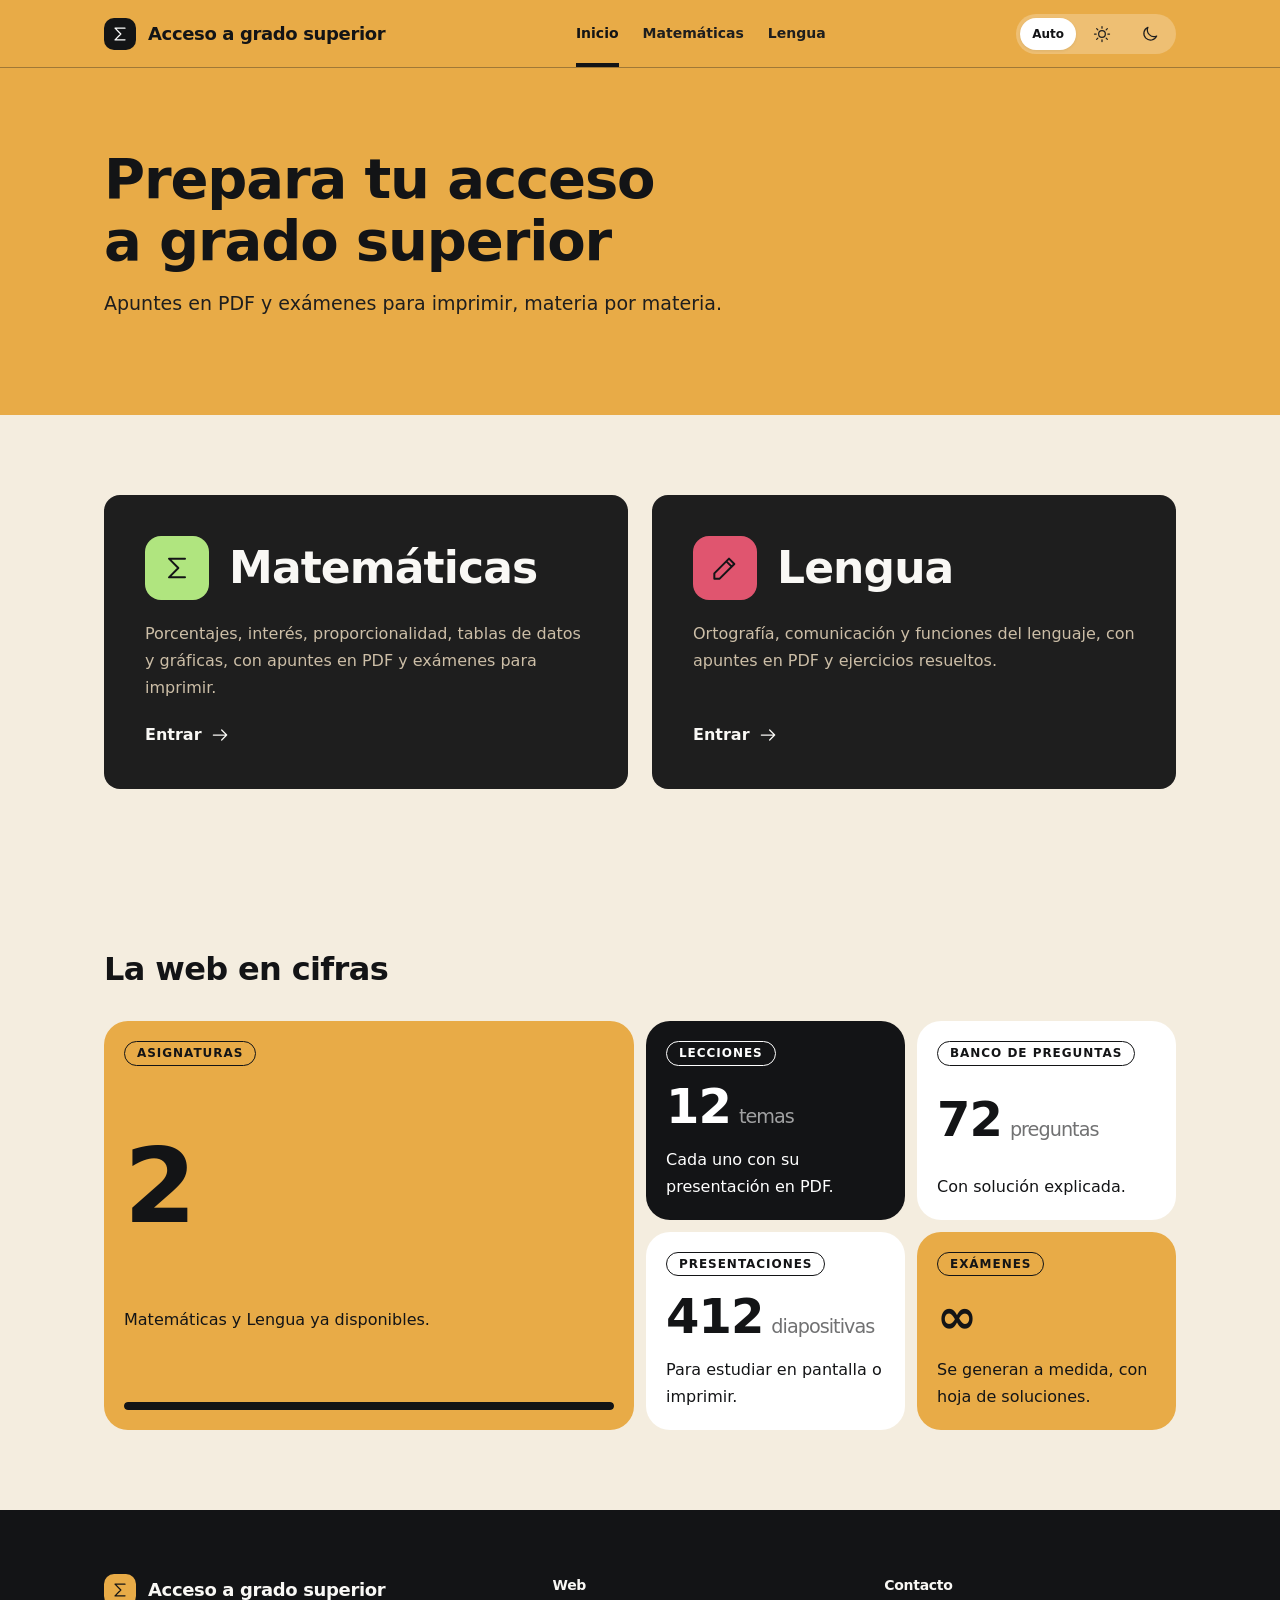
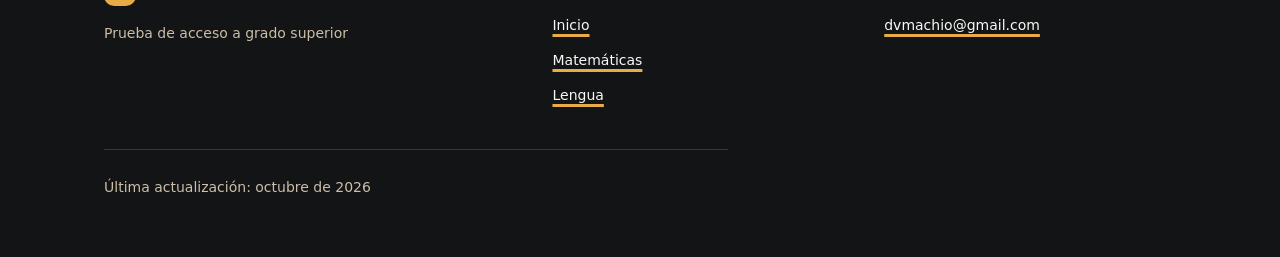
<file: index.html>
<!DOCTYPE html>
<html lang="es" data-variante="amarillo">
<head>
<meta charset="utf-8">
<meta name="viewport" content="width=device-width, initial-scale=1, viewport-fit=cover">
<link rel="icon" type="image/svg+xml" href="favicon.svg">
<link rel="stylesheet" href="css/variables.css">
<link rel="stylesheet" href="css/componentes.css">
<link rel="stylesheet" href="styles.css">
<title>Acceso a grado superior</title>
<meta name="description" content="Apuntes en PDF y exámenes para imprimir para preparar la prueba de acceso a grado superior.">
</head>
<body data-pagina="inicio">
<a class="ds-skip" href="#contenido">Saltar al contenido</a>
<div id="cabecera"></div>

<main id="contenido">
  <section class="ds-section">
    <div class="ds-container">
      <h1 class="ds-display" id="titulo"></h1>
      <p class="ds-lead" id="subtitulo"></p>
    </div>
  </section>

  <section class="ds-section" aria-labelledby="h-materias">
    <div class="ds-container">
      <h2 class="ds-sr-only" id="h-materias">Materias</h2>
      <div class="ds-grid ds-grid--2" id="materias"></div>
    </div>
  </section>

  <section class="ds-section" aria-labelledby="h-cifras">
    <div class="ds-container">
      <div class="ds-section-head"><h2 id="h-cifras">La web en cifras</h2></div>
      <div class="ds-stats" id="cifras"></div>
    </div>
  </section>
</main>

<div id="pie"></div>

<script src="datos/sitio.js"></script>
<script src="js/iconos.js"></script>
<script src="js/app.js"></script>
<script src="matematicas/datos/temario.js"></script>
<script src="lengua/datos/temario.js"></script>
<script src="matematicas/datos/preguntas.js"></script>
<script src="js/cifras.js"></script>
<script src="js/portada.js"></script>
</body>
</html>
</file>
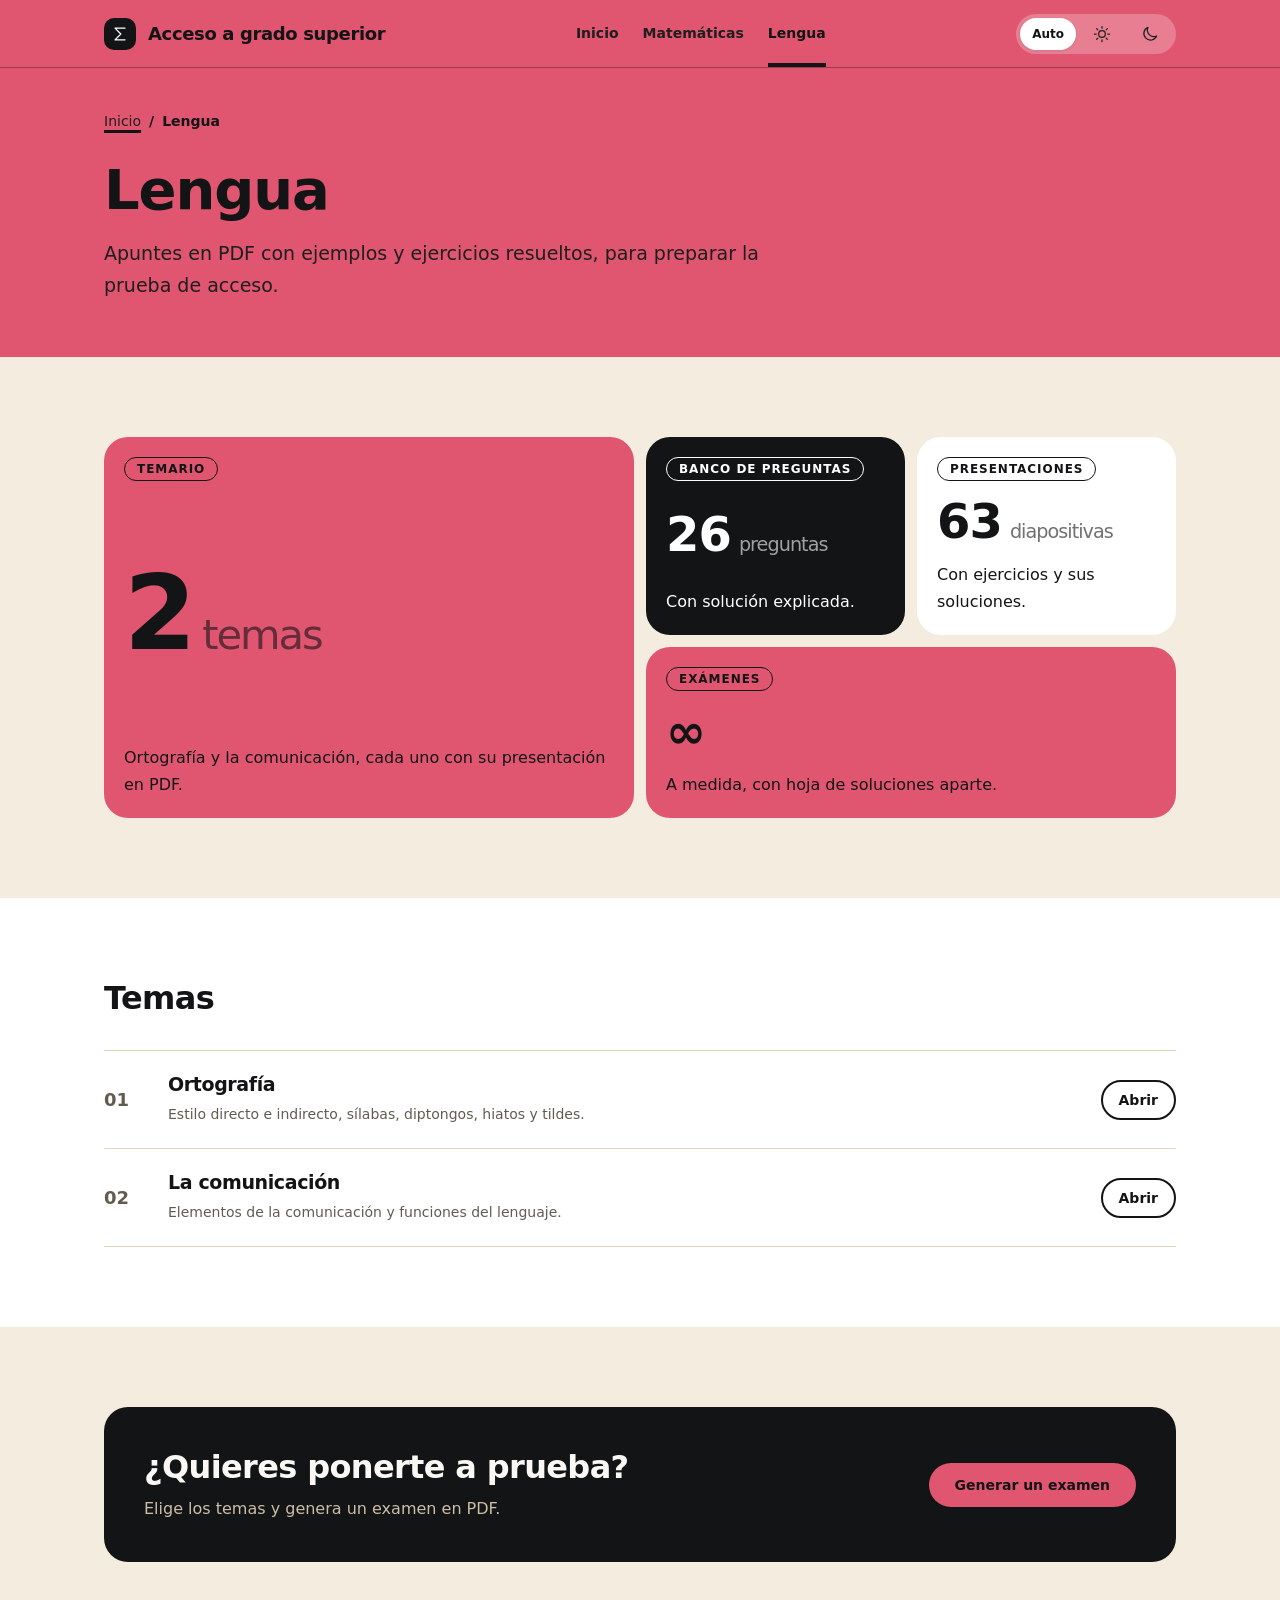
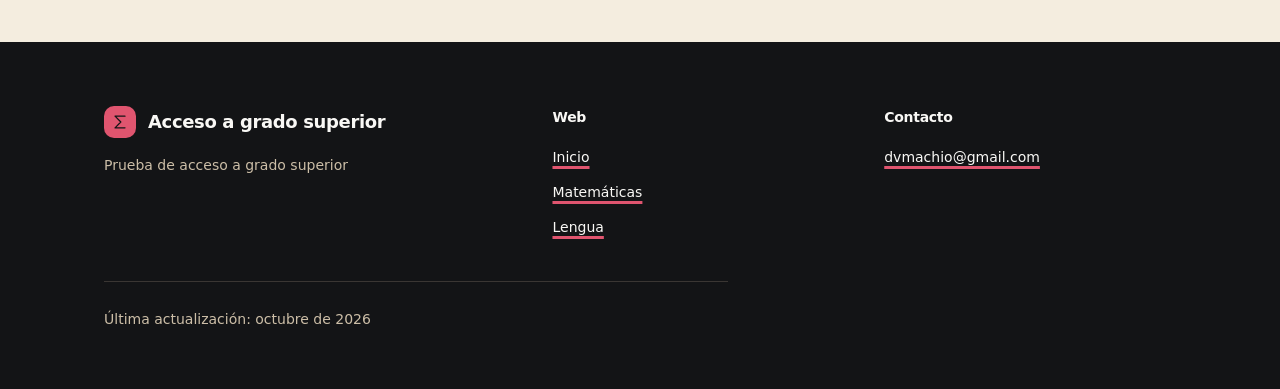
<file: lengua/index.html>
<!DOCTYPE html>
<html lang="es" data-variante="lengua">
<head>
<meta charset="utf-8">
<meta name="viewport" content="width=device-width, initial-scale=1, viewport-fit=cover">
<link rel="icon" type="image/svg+xml" href="../favicon.svg">
<link rel="stylesheet" href="../css/variables.css">
<link rel="stylesheet" href="../css/componentes.css">
<link rel="stylesheet" href="../styles.css">
<title>Lengua · Acceso a grado superior</title>
<meta name="description" content="Temas de lengua con presentaciones en PDF y ejercicios resueltos para el acceso a grado superior.">
</head>
<body data-pagina="inicio" data-materia="lengua" data-raiz="../">
<a class="ds-skip" href="#contenido">Saltar al contenido</a>
<div id="cabecera"></div>

<main id="contenido">
  <section class="ds-section ds-section--tight">
    <div class="ds-container">
      <ol class="ds-breadcrumb" aria-label="Ruta"><li><a href="../index.html">Inicio</a></li><li aria-current="page">Lengua</li></ol>
      <h1 class="ds-display" id="titulo" style="margin-top:var(--space-4)"></h1>
      <p class="ds-lead" id="subtitulo"></p>
    </div>
  </section>

  <section class="ds-section" aria-labelledby="h-cifras">
    <div class="ds-container">
      <h2 class="ds-sr-only" id="h-cifras">Lengua en cifras</h2>
      <div class="ds-stats" id="cifras"></div>
    </div>
  </section>

  <section class="ds-section ds-section--surface" aria-labelledby="h-temas">
    <div class="ds-container">
      <div class="ds-section-head"><h2 id="h-temas">Temas</h2></div>
      <ol class="ds-index" id="temas"></ol>
    </div>
  </section>

  <section class="ds-section">
    <div class="ds-container">
      <div class="ds-banner">
        <div><h2>¿Quieres ponerte a prueba?</h2><p>Elige los temas y genera un examen en PDF.</p></div>
        <a class="ds-btn" href="examen.html">Generar un examen</a>
      </div>
    </div>
  </section>
</main>

<div id="pie"></div>

<script src="../datos/sitio.js"></script>
<script src="datos/curso.js"></script>
<script src="datos/temario.js"></script>
<script src="datos/preguntas.js"></script>
<script src="../js/iconos.js"></script>
<script src="../js/app.js"></script>
<script src="../js/cifras.js"></script>
<script src="js/inicio.js"></script>
</body>
</html>
</file>
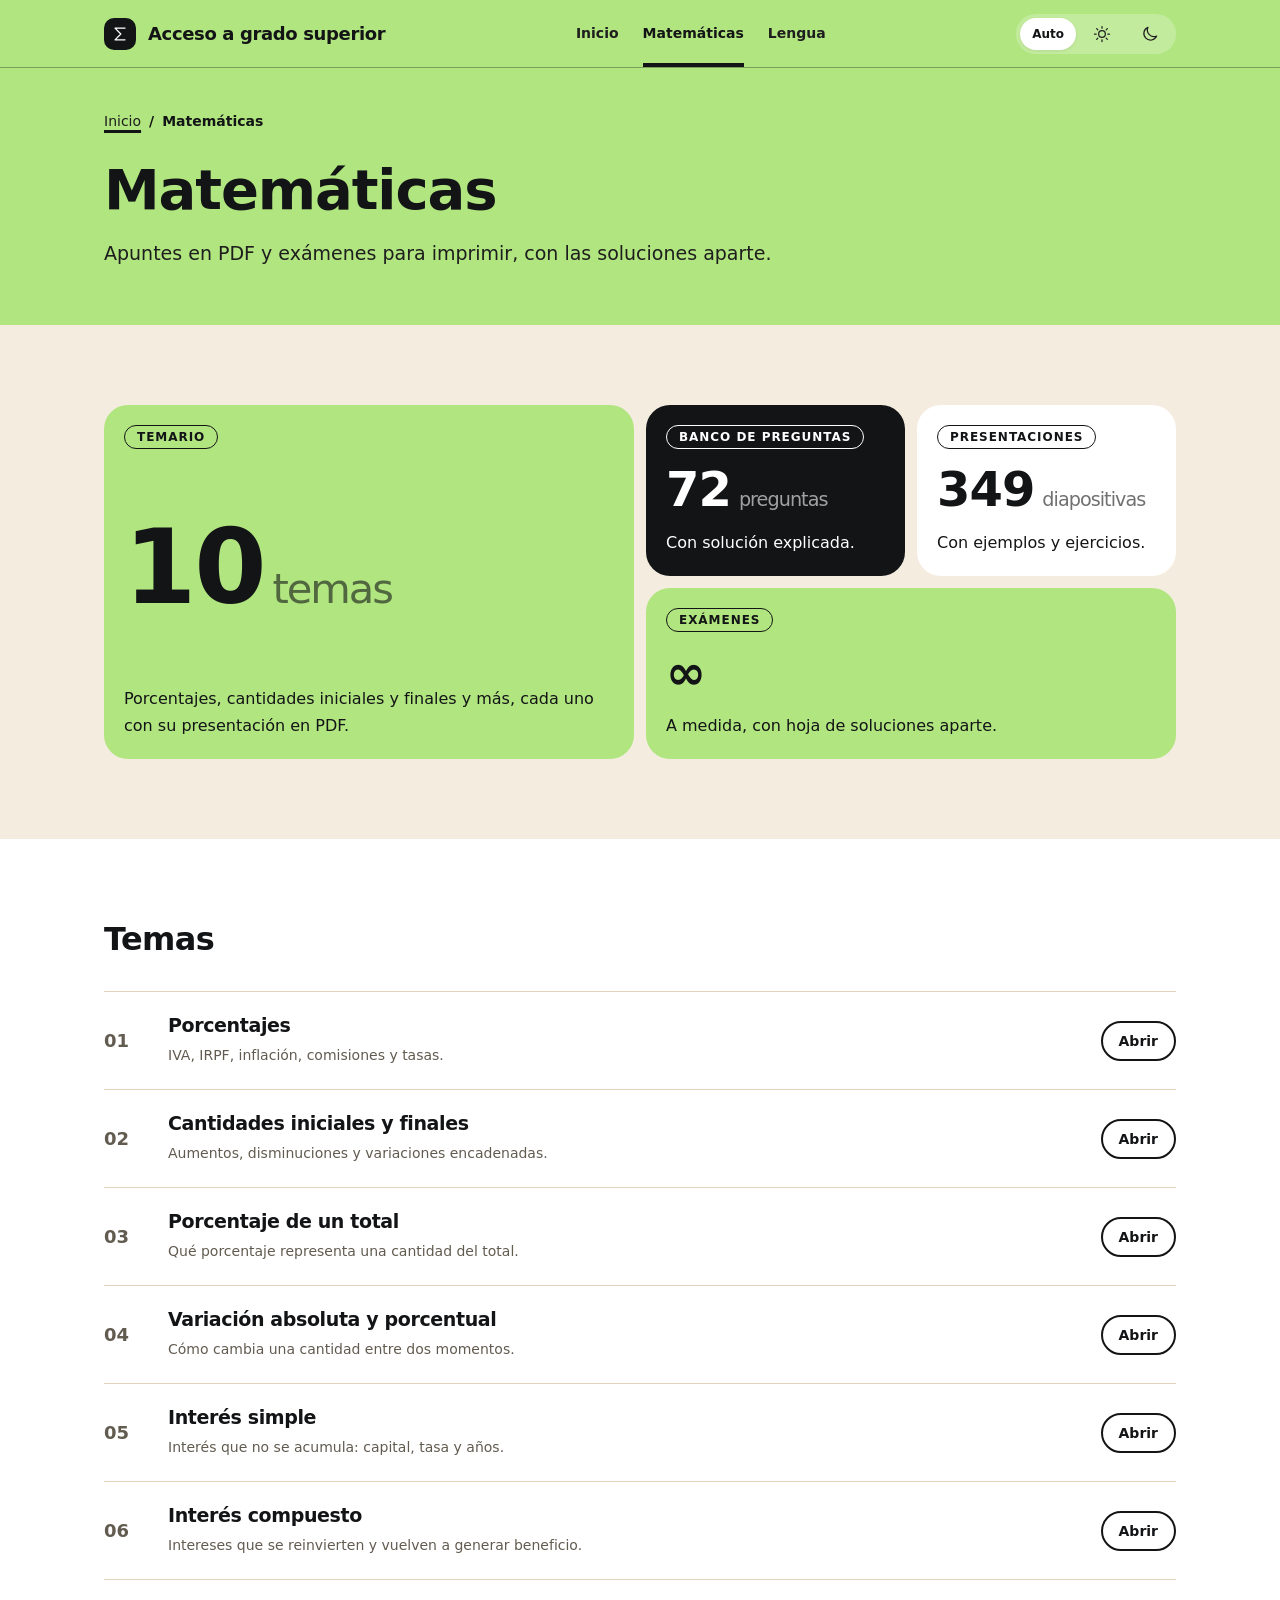
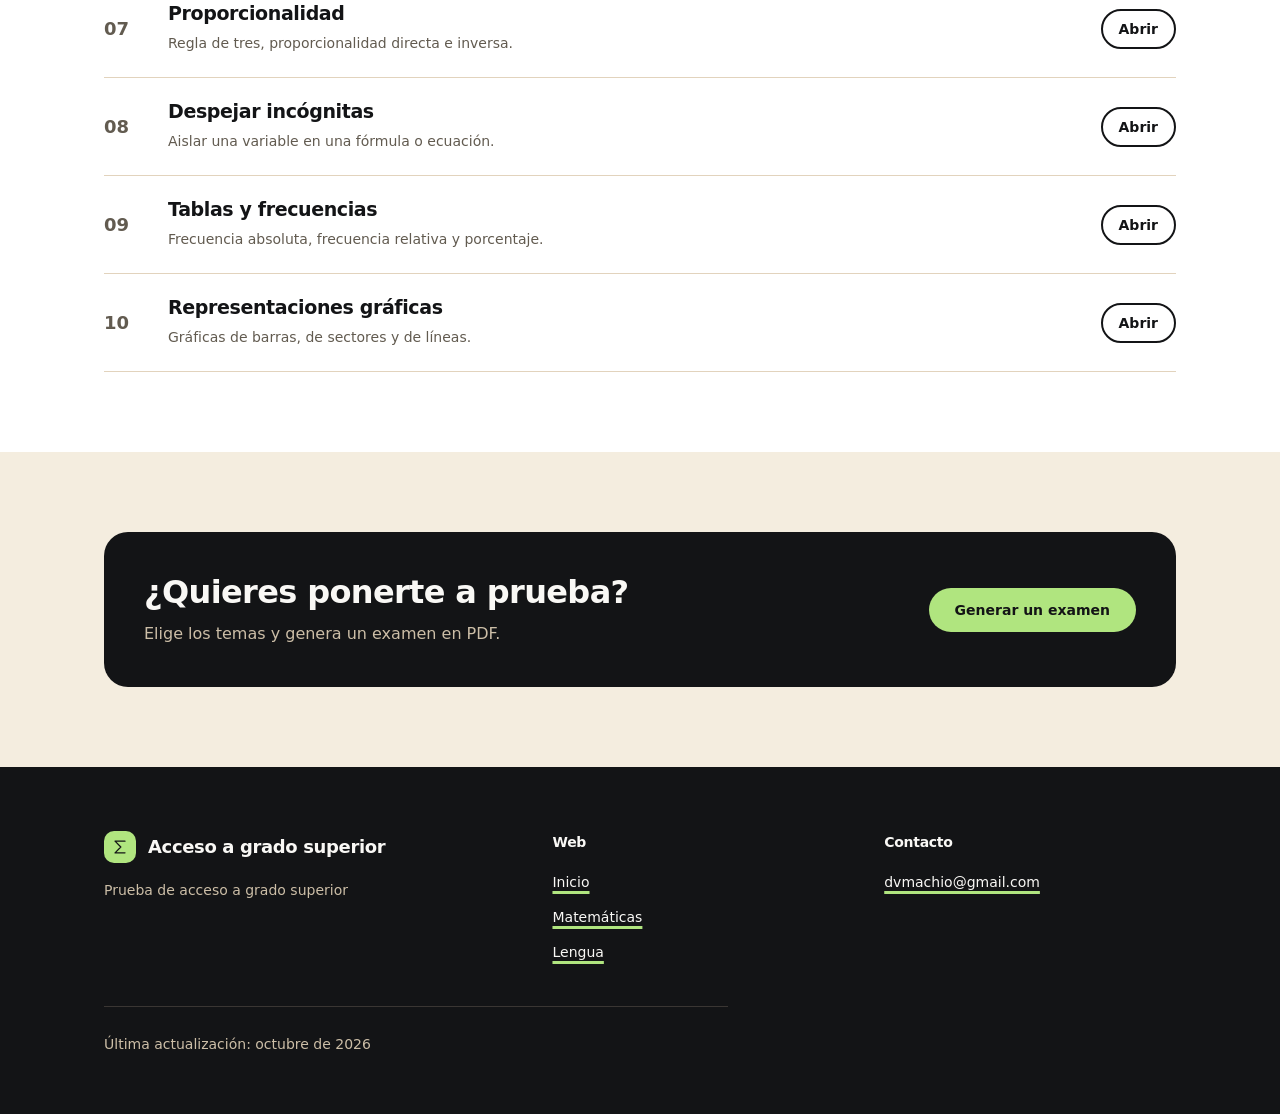
<file: matematicas/index.html>
<!DOCTYPE html>
<html lang="es" data-variante="matematicas">
<head>
<meta charset="utf-8">
<meta name="viewport" content="width=device-width, initial-scale=1, viewport-fit=cover">
<link rel="icon" type="image/svg+xml" href="../favicon.svg">
<link rel="stylesheet" href="../css/variables.css">
<link rel="stylesheet" href="../css/componentes.css">
<link rel="stylesheet" href="../styles.css">
<title>Matemáticas · Acceso a grado superior</title>
<meta name="description" content="Temas de matemáticas con presentaciones en PDF y exámenes para imprimir para el acceso a grado superior.">
</head>
<body data-pagina="inicio" data-materia="matematicas" data-raiz="../">
<a class="ds-skip" href="#contenido">Saltar al contenido</a>
<div id="cabecera"></div>

<main id="contenido">
  <section class="ds-section ds-section--tight">
    <div class="ds-container">
      <ol class="ds-breadcrumb" aria-label="Ruta"><li><a href="../index.html">Inicio</a></li><li aria-current="page">Matemáticas</li></ol>
      <h1 class="ds-display" id="titulo" style="margin-top:var(--space-4)"></h1>
      <p class="ds-lead" id="subtitulo"></p>
    </div>
  </section>

  <section class="ds-section" aria-labelledby="h-cifras">
    <div class="ds-container">
      <h2 class="ds-sr-only" id="h-cifras">Matemáticas en cifras</h2>
      <div class="ds-stats" id="cifras"></div>
    </div>
  </section>

  <section class="ds-section ds-section--surface" aria-labelledby="h-temas">
    <div class="ds-container">
      <div class="ds-section-head"><h2 id="h-temas">Temas</h2></div>
      <ol class="ds-index" id="temas"></ol>
    </div>
  </section>

  <section class="ds-section">
    <div class="ds-container">
      <div class="ds-banner">
        <div><h2>¿Quieres ponerte a prueba?</h2><p>Elige los temas y genera un examen en PDF.</p></div>
        <a class="ds-btn" href="examen.html">Generar un examen</a>
      </div>
    </div>
  </section>
</main>

<div id="pie"></div>

<script src="../datos/sitio.js"></script>
<script src="datos/curso.js"></script>
<script src="datos/temario.js"></script>
<script src="../js/iconos.js"></script>
<script src="../js/app.js"></script>
<script src="datos/preguntas.js"></script>
<script src="../js/cifras.js"></script>
<script src="js/inicio.js"></script>
</body>
</html>
</file>
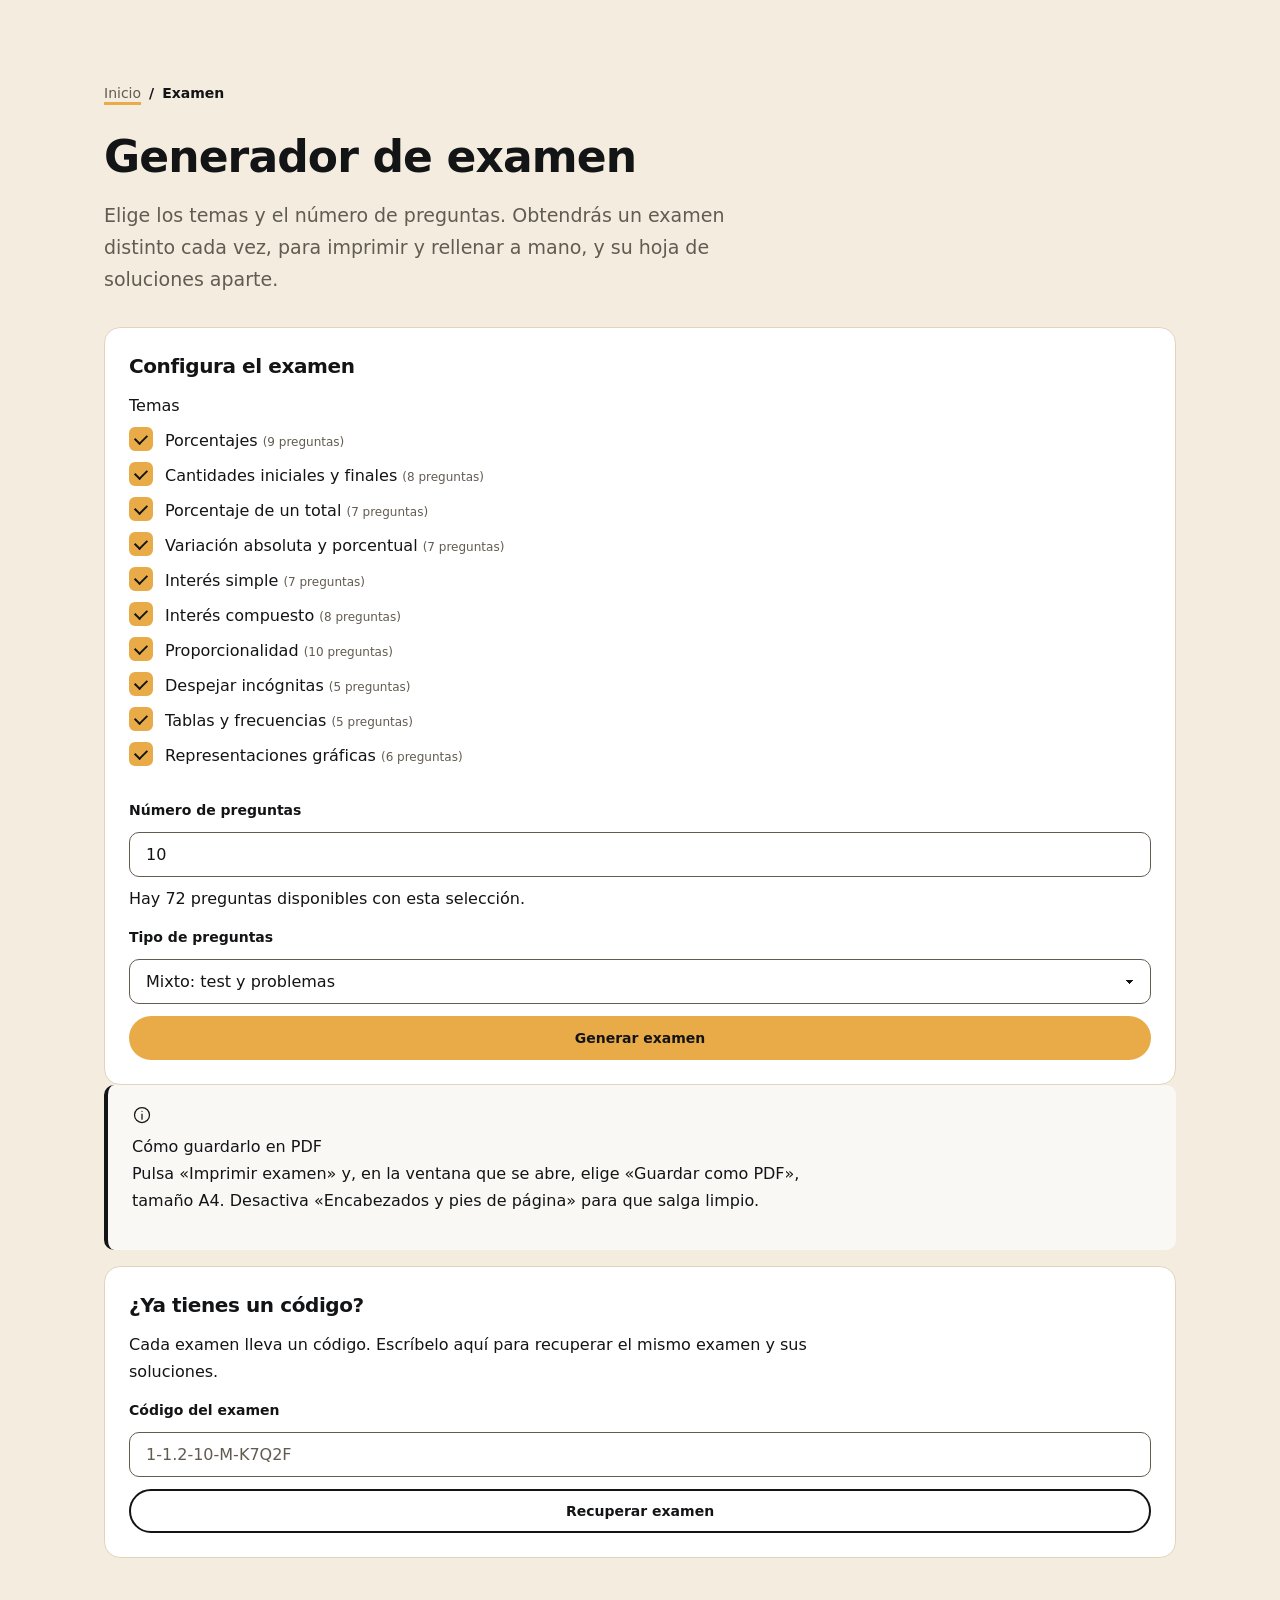
<file: examen.html>
<!DOCTYPE html>
<html lang="es">
<head>
<meta charset="utf-8">
<meta name="viewport" content="width=device-width, initial-scale=1, viewport-fit=cover">
<link rel="preconnect" href="https://fonts.googleapis.com">
<link href="https://fonts.googleapis.com/css2?family=Inter:wght@400;600&family=JetBrains+Mono:wght@400&family=Source+Serif+4:ital,wght@0,600;1,400&display=swap" rel="stylesheet">
<link rel="stylesheet" href="css/variables.css">
<link rel="stylesheet" href="css/componentes.css">
<link rel="stylesheet" href="styles.css">
<link rel="stylesheet" href="examen.css">
<title>Generador de examen</title>
<meta name="description" content="Genera un examen en PDF para imprimir y rellenar a mano, con su hoja de soluciones.">
</head>
<body data-pagina="examen">
<a class="ds-skip" href="#main">Saltar al contenido</a>
<div id="cabecera"></div>

<main id="main">
  <section class="ds-section no-print">
    <div class="ds-container">
      <ol class="ds-breadcrumb" aria-label="Ruta"><li><a href="index.html">Inicio</a></li><li aria-current="page">Examen</li></ol>
      <h1>Generador de examen</h1>
      <p class="ds-lead">Elige los temas y el número de preguntas. Obtendrás un examen distinto cada vez, para imprimir y rellenar a mano, y su hoja de soluciones aparte.</p>

      <div class="ds-two examen-panel">
        <form class="ds-card ds-card--l" id="form-examen" novalidate>
          <h2 class="titulo-tarjeta">Configura el examen</h2>
          <fieldset class="campo-modulos">
            <legend class="ds-legend">Temas</legend>
            <div id="lista-modulos"></div>
            <span class="ds-error" id="error-modulos" role="alert" hidden><svg class="ds-icon ds-icon--sm" aria-hidden="true" focusable="false"><use href="#i-alert-triangle"/></svg>Elige al menos un tema.</span>
          </fieldset>
          <div class="ds-field">
            <label for="n">Número de preguntas</label>
            <input class="ds-input" id="n" type="number" inputmode="numeric" min="1" value="10" aria-describedby="n-ayuda">
            <span class="ds-hint" id="n-ayuda"></span>
          </div>
          <div class="ds-field">
            <label for="tipo">Tipo de preguntas</label>
            <select class="ds-select" id="tipo">
              <option value="M">Mixto: test y problemas</option>
              <option value="T">Solo test</option>
              <option value="P">Solo problemas</option>
            </select>
          </div>
          <button class="ds-btn" type="submit">Generar examen</button>
        </form>

        <div class="ds-stack">
          <div class="ds-callout ds-callout--info">
            <svg class="ds-icon" aria-hidden="true" focusable="false"><use href="#i-info"/></svg>
            <div>
              <span class="ds-callout__t">Cómo guardarlo en PDF</span>
              <p>Pulsa «Imprimir examen» y, en la ventana que se abre, elige «Guardar como PDF», tamaño A4. Desactiva «Encabezados y pies de página» para que salga limpio.</p>
            </div>
          </div>
          <form class="ds-card" id="form-codigo" novalidate>
            <h2 class="titulo-tarjeta">¿Ya tienes un código?</h2>
            <p>Cada examen lleva un código. Escríbelo aquí para recuperar el mismo examen y sus soluciones.</p>
            <div class="ds-field">
              <label for="codigo">Código del examen</label>
              <input class="ds-input" id="codigo" type="text" autocomplete="off" autocapitalize="characters" spellcheck="false" placeholder="1-1.2-10-M-K7Q2F" aria-describedby="codigo-error">
              <span class="ds-error" id="codigo-error" role="alert" hidden><svg class="ds-icon ds-icon--sm" aria-hidden="true" focusable="false"><use href="#i-alert-triangle"/></svg><span id="codigo-error-texto"></span></span>
            </div>
            <button class="ds-btn ds-btn--secondary" type="submit">Recuperar examen</button>
          </form>
        </div>
      </div>
    </div>
  </section>

  <section class="ds-section ds-section--alt hojas" id="resultado" aria-labelledby="h-resultado" hidden>
    <div class="ds-container">
      <div class="ds-row ds-row--between no-print">
        <div>
          <h2 id="h-resultado" style="margin:0">Tu examen</h2>
          <p class="ds-small ds-muted" id="resumen-examen" style="margin:var(--space-1) 0 0"></p>
        </div>
        <div class="ds-row">
          <button class="ds-btn" type="button" id="btn-imprimir-examen"><svg class="ds-icon ds-icon--sm" aria-hidden="true" focusable="false"><use href="#i-download"/></svg>Imprimir examen</button>
          <button class="ds-btn ds-btn--secondary" type="button" id="btn-imprimir-soluciones"><svg class="ds-icon ds-icon--sm" aria-hidden="true" focusable="false"><use href="#i-download"/></svg>Imprimir soluciones</button>
          <button class="ds-btn ds-btn--ghost" type="button" id="btn-otro">Otro examen igual</button>
        </div>
      </div>

      <div class="ds-alert ds-alert--warning no-print" id="aviso" role="status" hidden style="margin-top:var(--space-4)">
        <svg class="ds-icon" aria-hidden="true" focusable="false"><use href="#i-alert-triangle"/></svg>
        <div id="aviso-texto"></div>
      </div>

      <div class="ds-tabs no-print" role="tablist" aria-label="Hojas del examen" style="margin-top:var(--space-6)">
        <button class="ds-tab" type="button" role="tab" id="tab-examen" aria-selected="true" aria-controls="panel-examen">Examen</button>
        <button class="ds-tab" type="button" role="tab" id="tab-soluciones" aria-selected="false" aria-controls="panel-soluciones">Soluciones</button>
      </div>
      <div id="panel-examen" role="tabpanel" aria-labelledby="tab-examen"><article class="hoja" id="hoja-examen"></article></div>
      <div id="panel-soluciones" role="tabpanel" aria-labelledby="tab-soluciones" hidden><article class="hoja" id="hoja-soluciones"></article></div>
    </div>
  </section>
</main>

<div id="pie"></div>

<script src="datos/curso.js"></script>
<script src="datos/temario.js"></script>
<script src="datos/preguntas.js"></script>
<script src="js/iconos.js"></script>
<script src="js/mate.js"></script>
<script src="js/app.js"></script>
<script src="js/examen.js"></script>
</body>
</html>
</file>
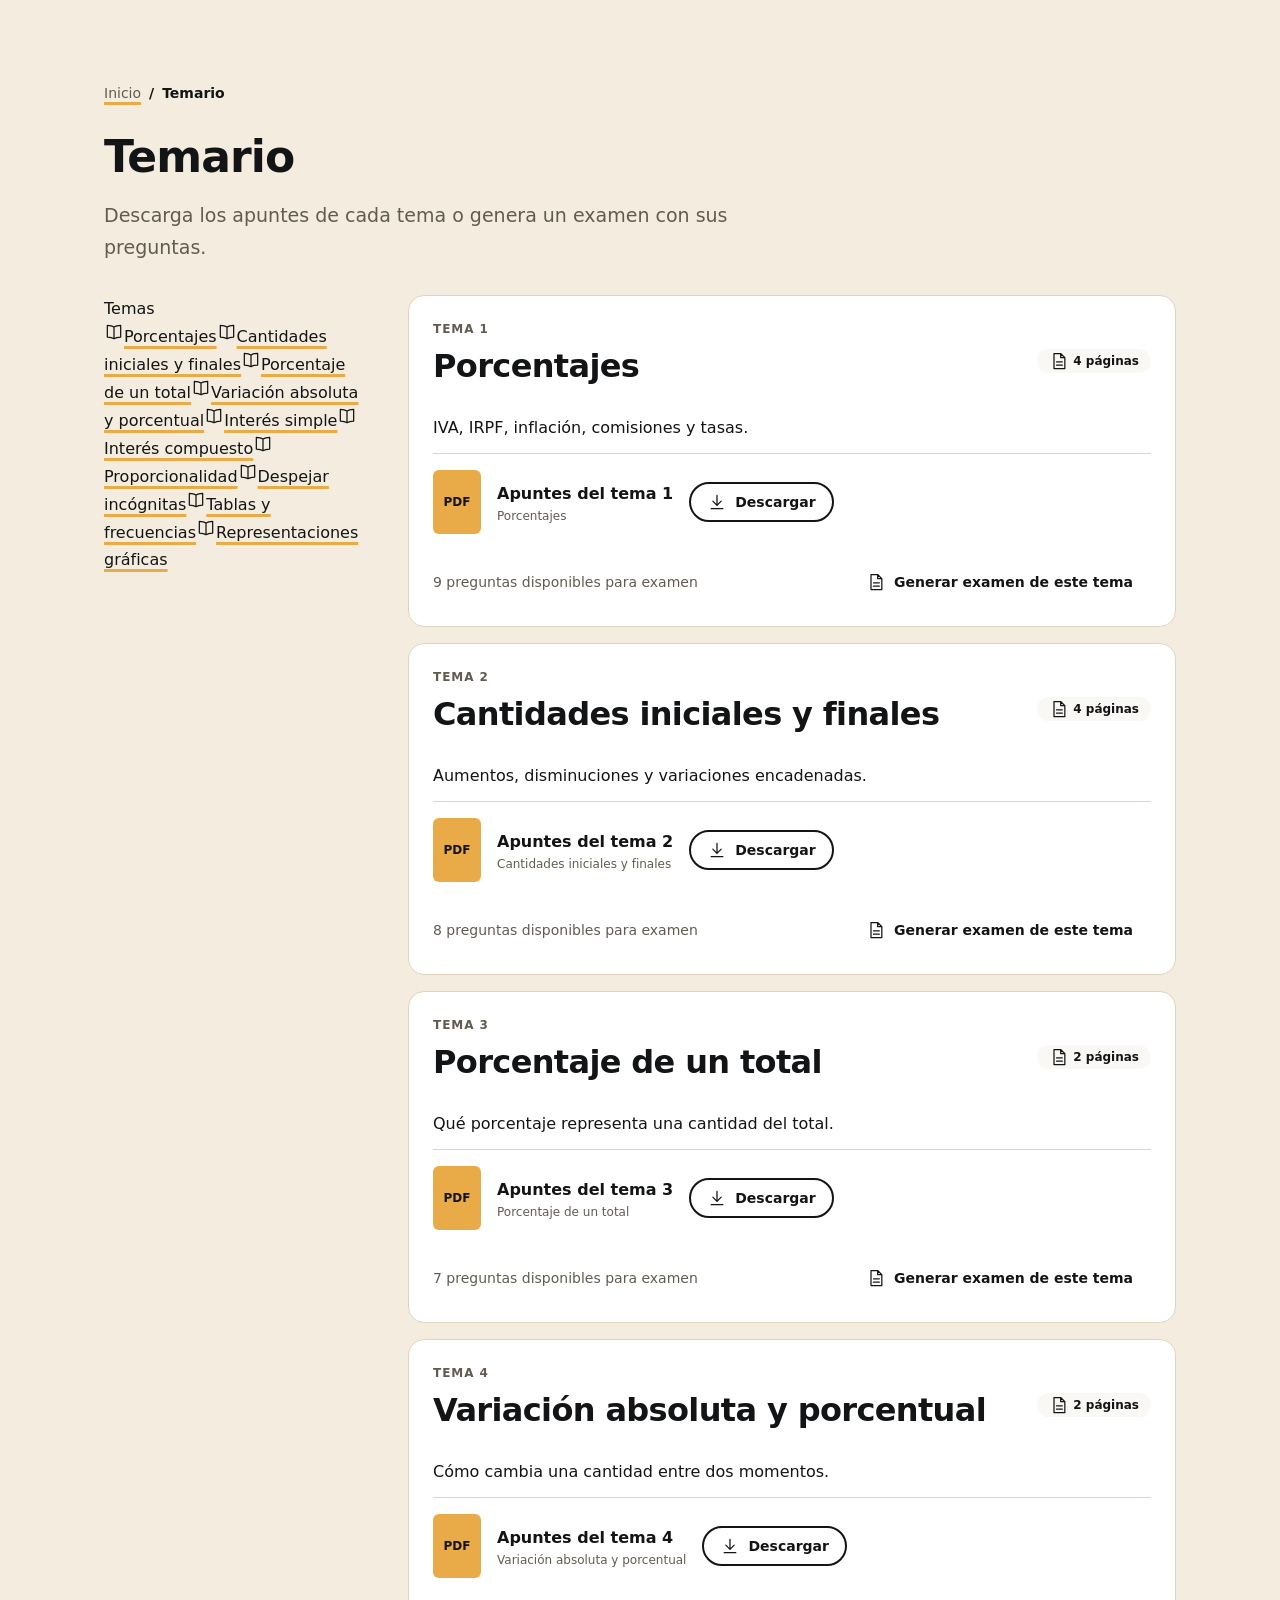
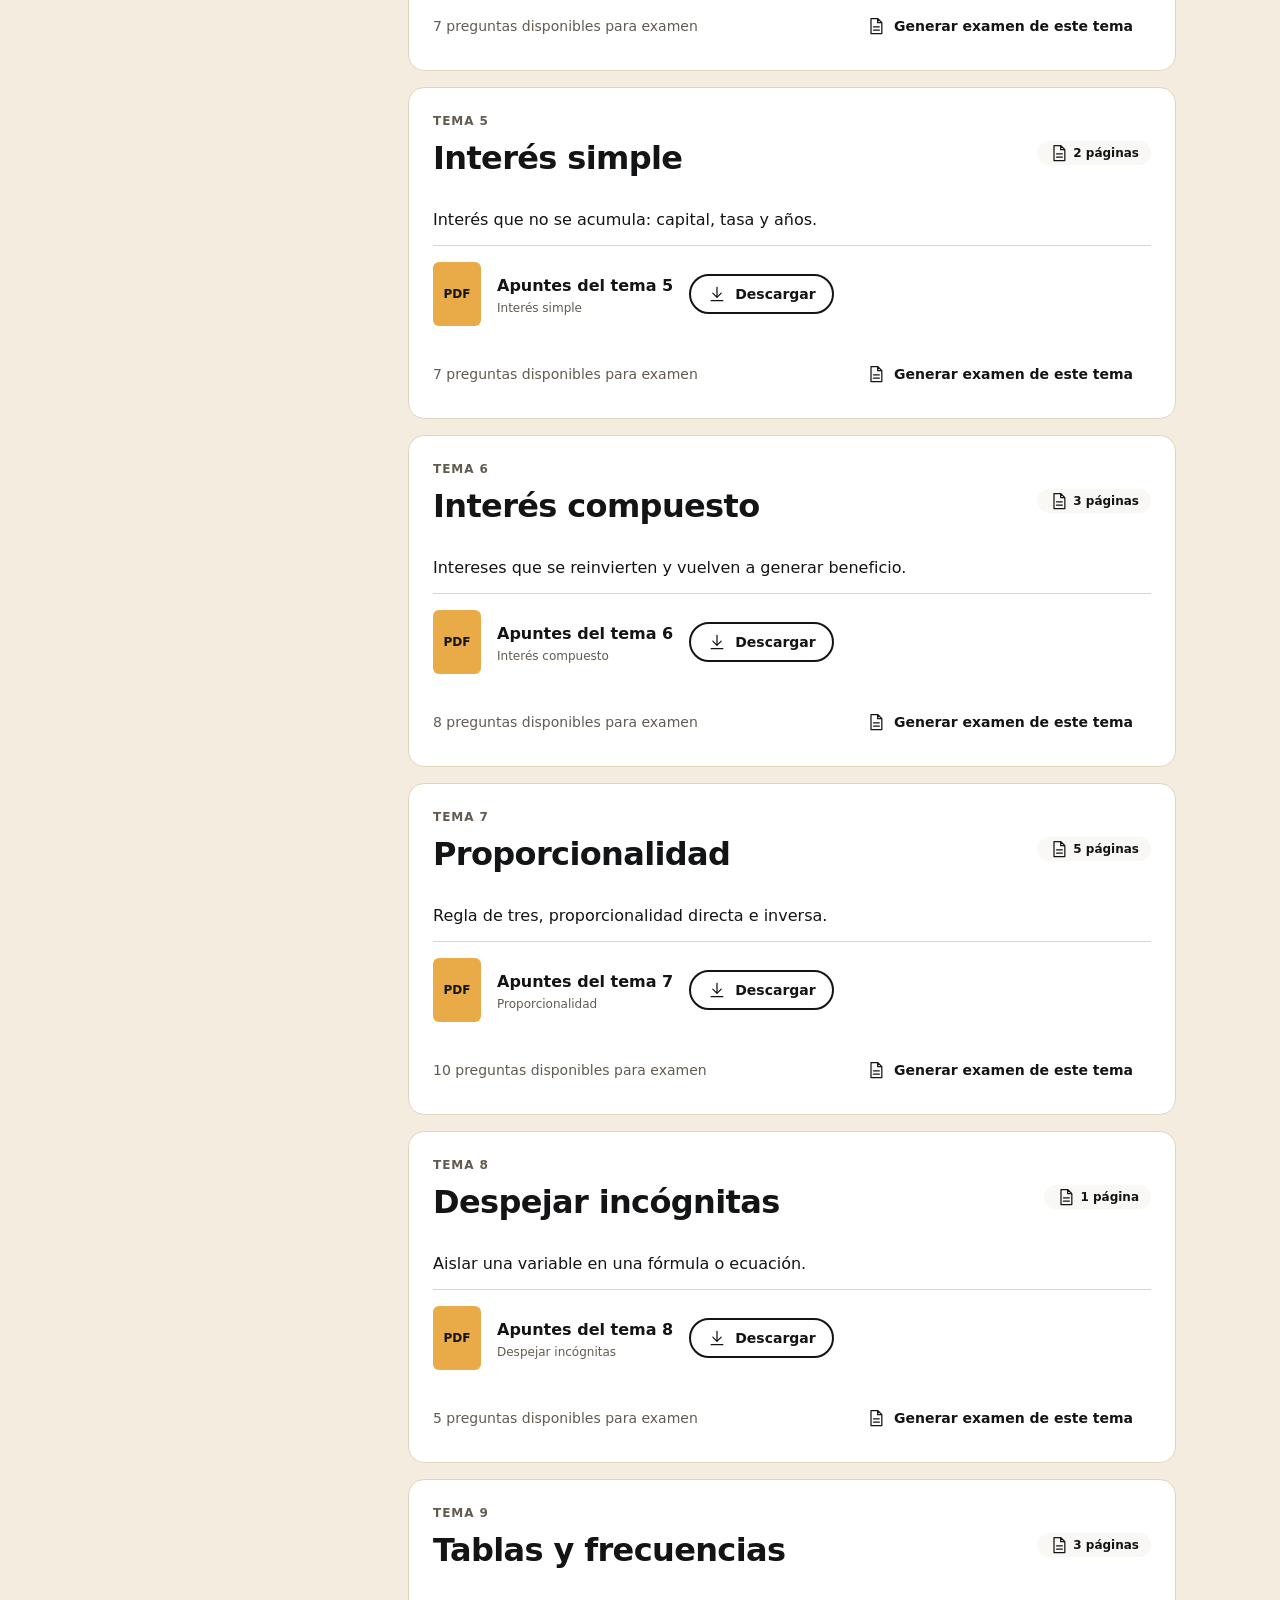
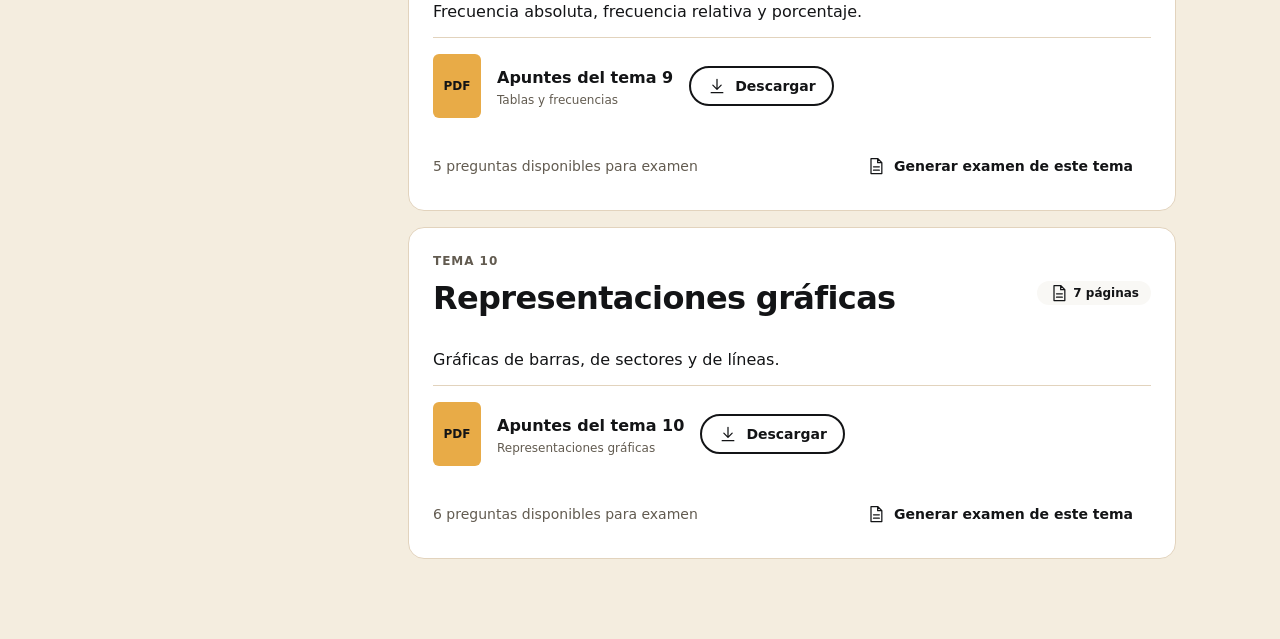
<file: temario.html>
<!DOCTYPE html>
<html lang="es">
<head>
<meta charset="utf-8">
<meta name="viewport" content="width=device-width, initial-scale=1, viewport-fit=cover">
<link rel="preconnect" href="https://fonts.googleapis.com">
<link href="https://fonts.googleapis.com/css2?family=Inter:wght@400;600&family=JetBrains+Mono:wght@400&family=Source+Serif+4:ital,wght@0,600;1,400&display=swap" rel="stylesheet">
<link rel="stylesheet" href="css/variables.css">
<link rel="stylesheet" href="css/componentes.css">
<link rel="stylesheet" href="styles.css">
<title>Temario</title>
<meta name="description" content="Temas del temario con sus apuntes en PDF.">
</head>
<body data-pagina="temario">
<a class="ds-skip" href="#main">Saltar al contenido</a>
<div id="cabecera"></div>

<main id="main">
  <section class="ds-section">
    <div class="ds-container">
      <ol class="ds-breadcrumb" aria-label="Ruta"><li><a href="index.html">Inicio</a></li><li aria-current="page">Temario</li></ol>
      <h1>Temario</h1>
      <p class="ds-lead" id="intro"></p>
      <div class="ds-layout" style="margin-top:var(--space-8)">
        <aside class="ds-layout__aside"><nav class="ds-sidebar" id="indice" aria-label="Temas del temario"></nav></aside>
        <div class="ds-stack" id="lista-modulos"></div>
      </div>
    </div>
  </section>
</main>

<div id="pie"></div>

<script src="datos/curso.js"></script>
<script src="datos/temario.js"></script>
<script src="datos/preguntas.js"></script>
<script src="js/iconos.js"></script>
<script src="js/app.js"></script>
<script src="js/temario.js"></script>
</body>
</html>
</file>
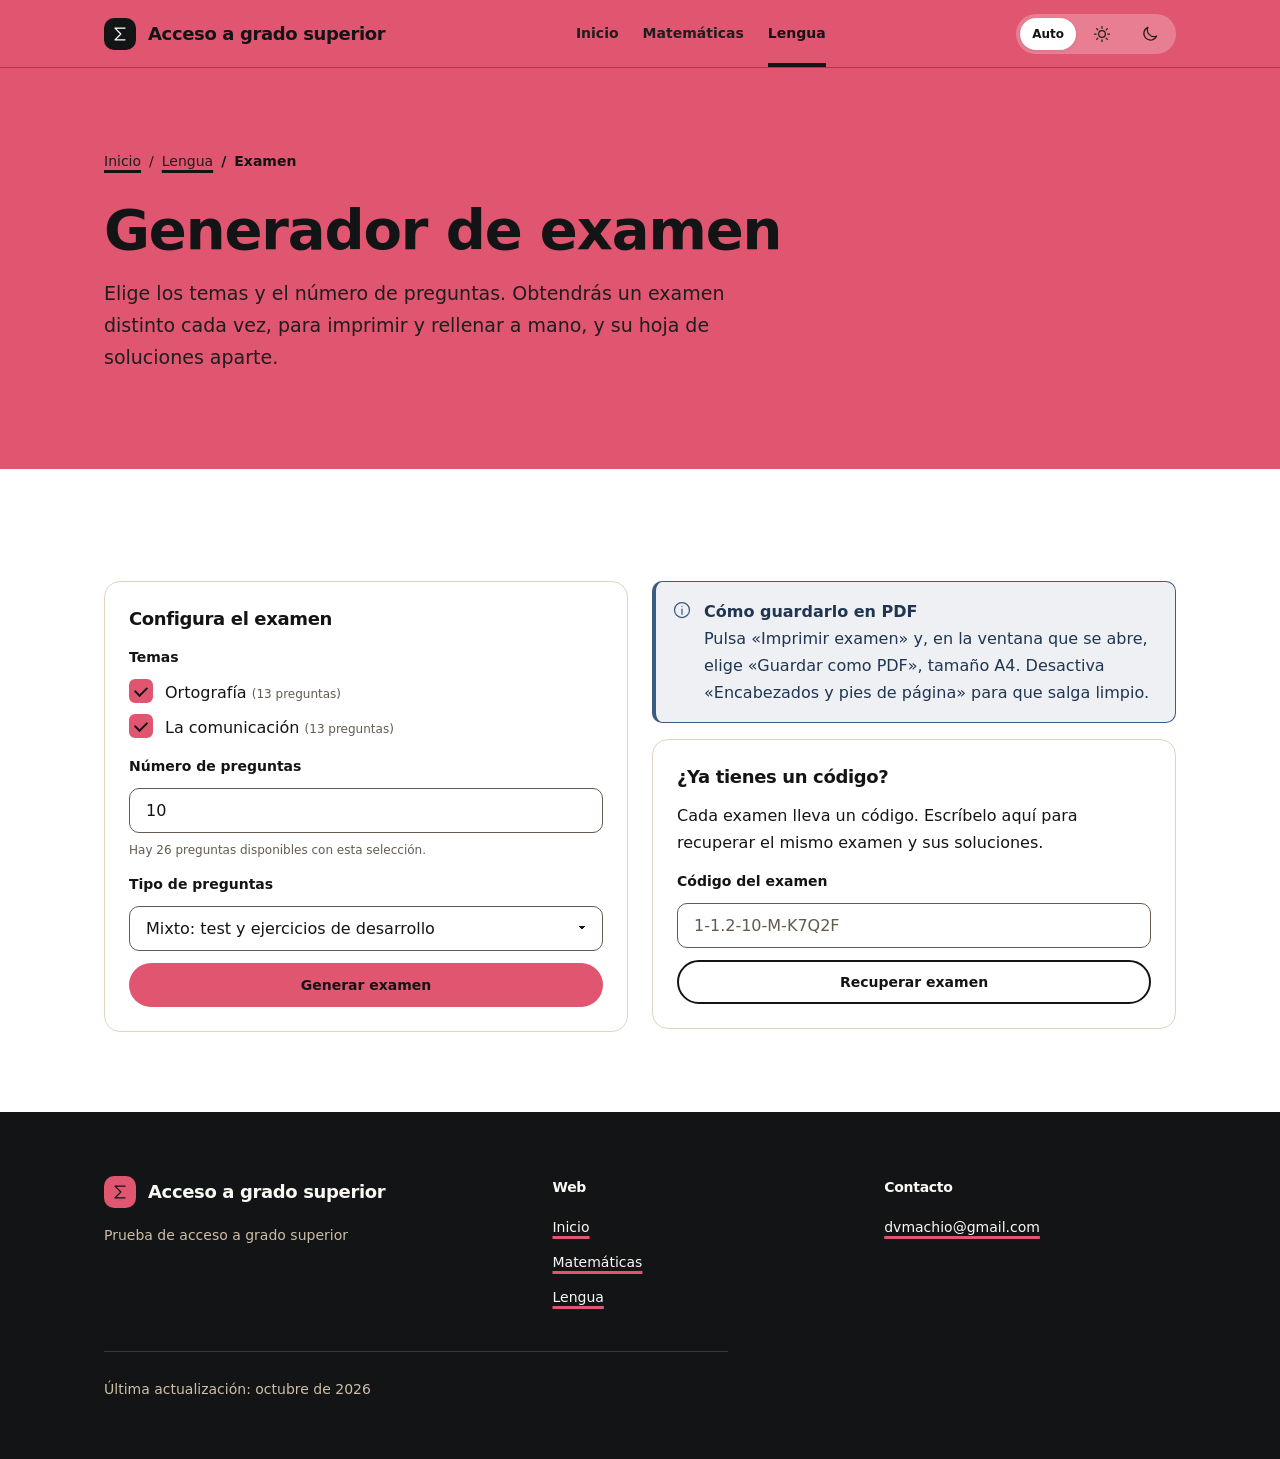
<file: lengua/examen.html>
<!DOCTYPE html>
<html lang="es" data-variante="lengua">
<head>
<meta charset="utf-8">
<meta name="viewport" content="width=device-width, initial-scale=1, viewport-fit=cover">
<link rel="icon" type="image/svg+xml" href="../favicon.svg">
<link rel="stylesheet" href="../css/variables.css">
<link rel="stylesheet" href="../css/componentes.css">
<link rel="stylesheet" href="../styles.css">
<link rel="stylesheet" href="examen.css">
<title>Generador de examen</title>
<meta name="description" content="Genera un examen en PDF para imprimir y rellenar a mano, con su hoja de soluciones.">
</head>
<body data-pagina="examen" data-materia="lengua" data-raiz="../">
<a class="ds-skip" href="#contenido">Saltar al contenido</a>
<div id="cabecera"></div>

<main id="contenido">
  <section class="ds-section no-print">
    <div class="ds-container">
      <ol class="ds-breadcrumb" aria-label="Ruta"><li><a href="../index.html">Inicio</a></li><li><a href="index.html">Lengua</a></li><li aria-current="page">Examen</li></ol>
      <h1 class="ds-display" style="margin-top:var(--space-4)">Generador de examen</h1>
      <p class="ds-lead">Elige los temas y el número de preguntas. Obtendrás un examen distinto cada vez, para imprimir y rellenar a mano, y su hoja de soluciones aparte.</p>

    </div>
  </section>

  <section class="ds-section ds-section--surface no-print">
    <div class="ds-container">
      <div class="ds-grid ds-grid--2 examen-panel">
        <form class="ds-card" id="form-examen" novalidate>
          <h2 class="ds-card__title">Configura el examen</h2>
          <fieldset class="ds-fieldset">
            <legend>Temas</legend>
            <div id="lista-modulos"></div>
            <span class="ds-error" id="error-modulos" role="alert" hidden><svg class="ds-icon ds-icon--sm" aria-hidden="true" focusable="false"><use href="#i-alert-triangle"/></svg>Elige al menos un tema.</span>
          </fieldset>
          <div class="ds-field">
            <label for="n">Número de preguntas</label>
            <input class="ds-input" id="n" type="number" inputmode="numeric" min="1" value="10" aria-describedby="n-ayuda">
            <span class="ds-help" id="n-ayuda"></span>
          </div>
          <div class="ds-field">
            <label for="tipo">Tipo de preguntas</label>
            <select class="ds-select" id="tipo">
              <option value="M">Mixto: test y ejercicios de desarrollo</option>
              <option value="T">Solo test</option>
              <option value="P">Solo ejercicios de desarrollo</option>
            </select>
          </div>
          <button class="ds-btn" type="submit">Generar examen</button>
        </form>

        <div class="ds-stack">
          <div class="ds-alert" role="status">
            <svg class="ds-icon" aria-hidden="true" focusable="false"><use href="#i-info"/></svg>
            <p><strong>Cómo guardarlo en PDF</strong>Pulsa «Imprimir examen» y, en la ventana que se abre, elige «Guardar como PDF», tamaño A4. Desactiva «Encabezados y pies de página» para que salga limpio.</p>
          </div>
          <form class="ds-card" id="form-codigo" novalidate>
            <h2 class="ds-card__title">¿Ya tienes un código?</h2>
            <p>Cada examen lleva un código. Escríbelo aquí para recuperar el mismo examen y sus soluciones.</p>
            <div class="ds-field">
              <label for="codigo">Código del examen</label>
              <input class="ds-input" id="codigo" type="text" autocomplete="off" autocapitalize="characters" spellcheck="false" placeholder="1-1.2-10-M-K7Q2F" aria-describedby="codigo-error">
              <span class="ds-error" id="codigo-error" role="alert" hidden><svg class="ds-icon ds-icon--sm" aria-hidden="true" focusable="false"><use href="#i-alert-triangle"/></svg><span id="codigo-error-texto"></span></span>
            </div>
            <button class="ds-btn ds-btn--secondary" type="submit">Recuperar examen</button>
          </form>
        </div>
      </div>
    </div>
  </section>

  <section class="ds-section ds-section--surface hojas" id="resultado" aria-labelledby="h-resultado" hidden>
    <div class="ds-container">
      <div class="ds-row ds-row--between no-print">
        <div>
          <h2 id="h-resultado" style="margin:0">Tu examen</h2>
          <p class="ds-small ds-muted" id="resumen-examen" style="margin:var(--space-1) 0 0"></p>
        </div>
        <div class="ds-row">
          <button class="ds-btn" type="button" id="btn-imprimir-examen"><svg class="ds-icon ds-icon--sm" aria-hidden="true" focusable="false"><use href="#i-download"/></svg>Imprimir examen</button>
          <button class="ds-btn ds-btn--secondary" type="button" id="btn-imprimir-soluciones"><svg class="ds-icon ds-icon--sm" aria-hidden="true" focusable="false"><use href="#i-download"/></svg>Imprimir soluciones</button>
          <button class="ds-btn ds-btn--ghost" type="button" id="btn-otro">Otro examen igual</button>
        </div>
      </div>

      <div class="ds-alert ds-alert--warning no-print" id="aviso" role="status" hidden style="margin-top:var(--space-4)">
        <svg class="ds-icon" aria-hidden="true" focusable="false"><use href="#i-alert-triangle"/></svg>
        <div id="aviso-texto"></div>
      </div>

      <div class="ds-tabs no-print" role="tablist" aria-label="Hojas del examen" style="margin-top:var(--space-6)">
        <button class="ds-tab" type="button" role="tab" id="tab-examen" aria-selected="true" aria-controls="panel-examen">Examen</button>
        <button class="ds-tab" type="button" role="tab" id="tab-soluciones" aria-selected="false" aria-controls="panel-soluciones">Soluciones</button>
      </div>
      <div id="panel-examen" role="tabpanel" aria-labelledby="tab-examen"><article class="hoja" id="hoja-examen"></article></div>
      <div id="panel-soluciones" role="tabpanel" aria-labelledby="tab-soluciones" hidden><article class="hoja" id="hoja-soluciones"></article></div>
    </div>
  </section>
</main>

<div id="pie"></div>

<script src="../datos/sitio.js"></script>
<script src="datos/curso.js"></script>
<script src="datos/temario.js"></script>
<script src="datos/preguntas.js"></script>
<script src="../js/iconos.js"></script>
<script src="js/mate.js"></script>
<script src="../js/app.js"></script>
<script src="js/examen.js"></script>
</body>
</html>
</file>
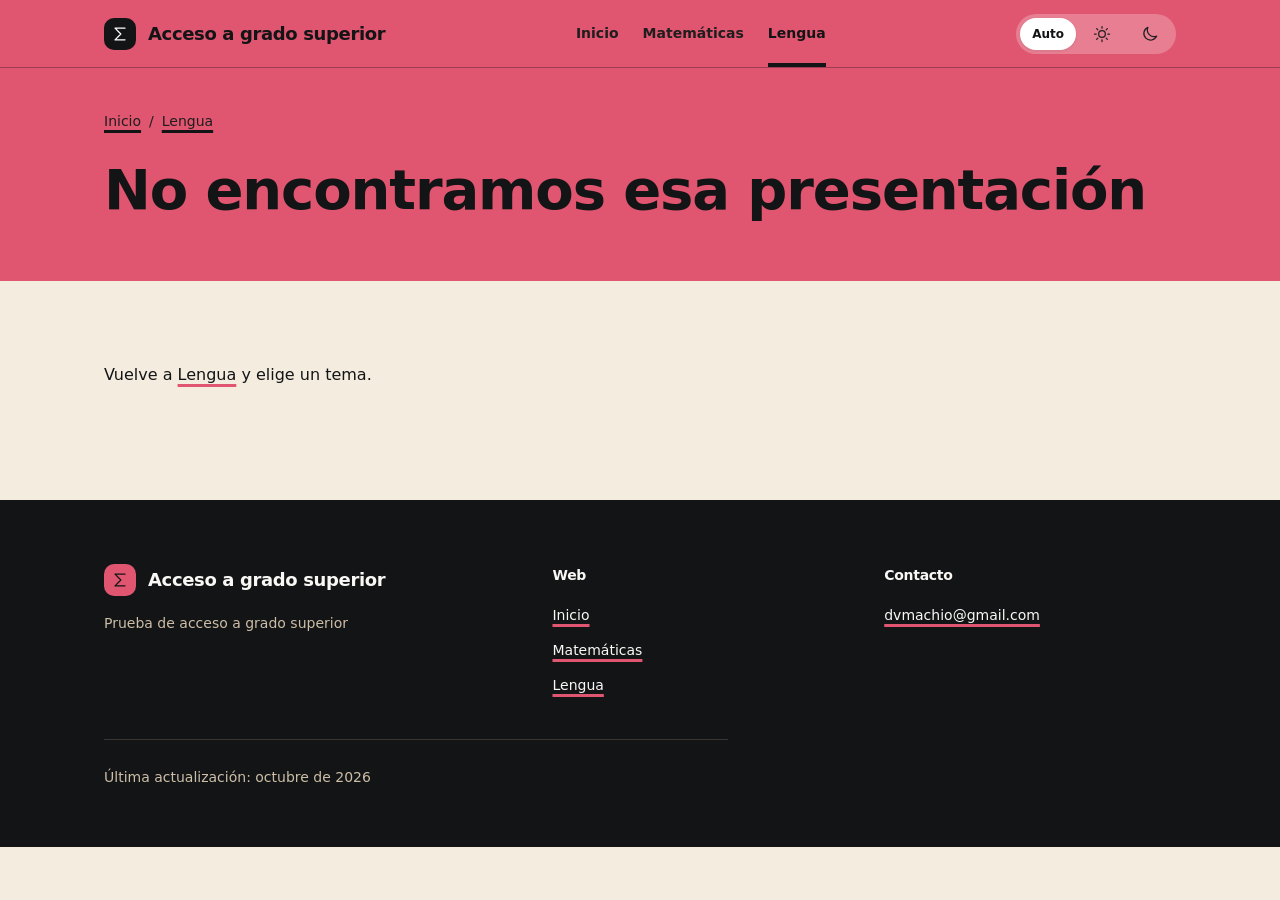
<file: lengua/presentacion.html>
<!DOCTYPE html>
<html lang="es" data-variante="lengua">
<head>
<meta charset="utf-8">
<meta name="viewport" content="width=device-width, initial-scale=1, viewport-fit=cover">
<link rel="icon" type="image/svg+xml" href="../favicon.svg">
<link rel="stylesheet" href="../css/variables.css">
<link rel="stylesheet" href="../css/componentes.css">
<link rel="stylesheet" href="../styles.css">
<title>Presentación · Acceso a grado superior</title>
<meta name="description" content="Presentación en PDF: ver página a página o descargar.">
</head>
<body data-pagina="temario" data-materia="lengua" data-raiz="../">
<a class="ds-skip" href="#contenido">Saltar al contenido</a>
<div id="cabecera"></div>

<main id="contenido">
  <section class="ds-section ds-section--tight">
    <div class="ds-container">
      <ol class="ds-breadcrumb" aria-label="Ruta"><li><a href="../index.html">Inicio</a></li><li><a href="index.html">Lengua</a></li><li id="migas-tema"><a href="#">Tema</a></li><li aria-current="page" id="migas-pres">Presentación</li></ol>
      <h1 class="ds-display" id="titulo" style="margin-top:var(--space-4)"></h1>
      <div class="ds-row" id="acciones" style="margin-top:var(--space-5)"></div>
    </div>
  </section>

  <section class="ds-section">
    <div class="ds-container">
      <div id="visor"></div>
      <nav class="tema-nav" id="vecinos" aria-label="Otras presentaciones"></nav>
    </div>
  </section>
</main>

<div id="pie"></div>

<script src="../datos/sitio.js"></script>
<script src="datos/curso.js"></script>
<script src="datos/temario.js"></script>
<script src="../js/iconos.js"></script>
<script src="../js/app.js"></script>
<script src="../js/vendor/pdf.js"></script>
<script src="../js/visor.js"></script>
<script src="js/presentacion.js"></script>
</body>
</html>
</file>
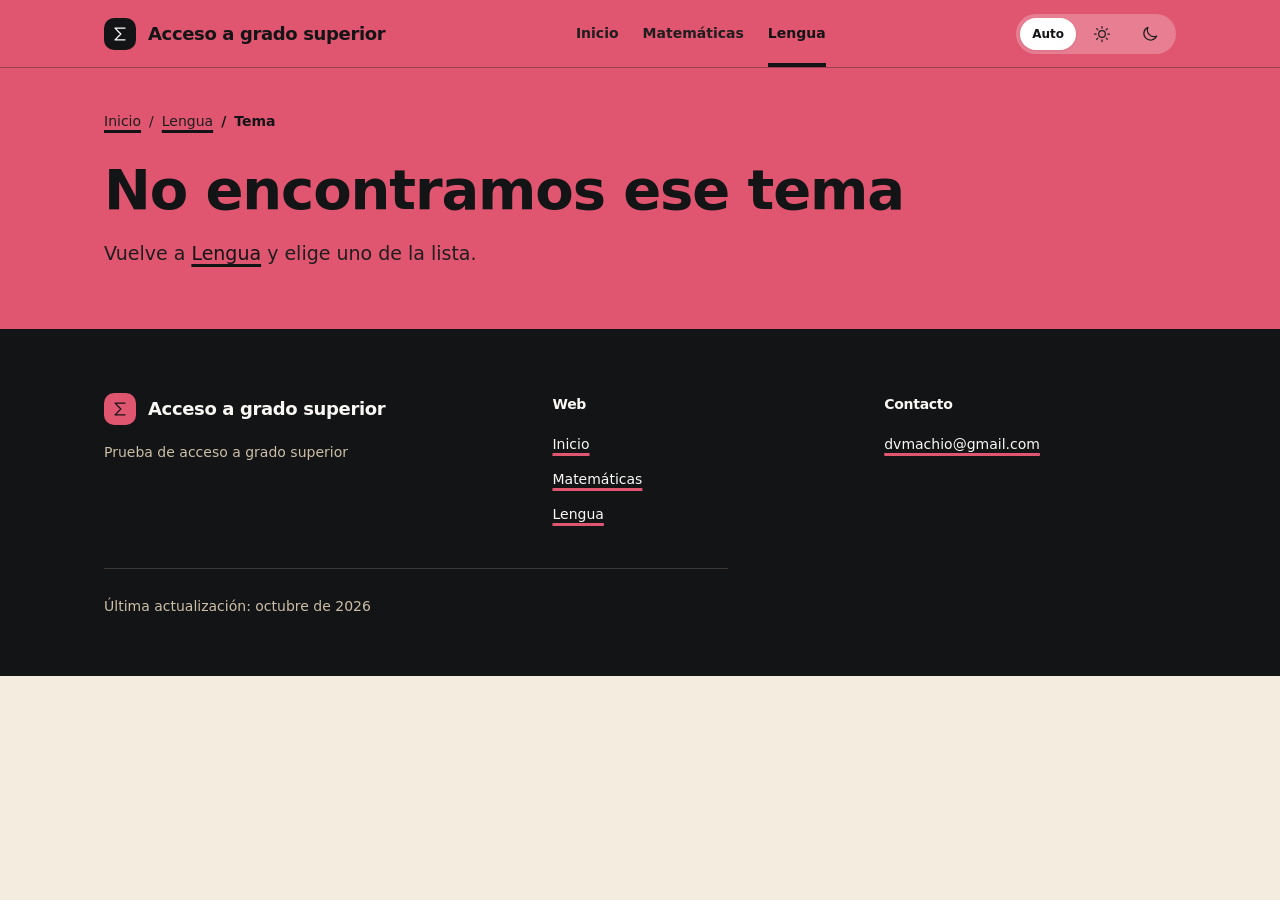
<file: lengua/tema.html>
<!DOCTYPE html>
<html lang="es" data-variante="lengua">
<head>
<meta charset="utf-8">
<meta name="viewport" content="width=device-width, initial-scale=1, viewport-fit=cover">
<link rel="icon" type="image/svg+xml" href="../favicon.svg">
<link rel="stylesheet" href="../css/variables.css">
<link rel="stylesheet" href="../css/componentes.css">
<link rel="stylesheet" href="../styles.css">
<title>Tema · Acceso a grado superior</title>
<meta name="description" content="Presentaciones del tema en PDF: ver en pantalla o descargar.">
</head>
<body data-pagina="temario" data-materia="lengua" data-raiz="../">
<a class="ds-skip" href="#contenido">Saltar al contenido</a>
<div id="cabecera"></div>

<main id="contenido">
  <section class="ds-section ds-section--tight">
    <div class="ds-container">
      <ol class="ds-breadcrumb" aria-label="Ruta"><li><a href="../index.html">Inicio</a></li><li><a href="index.html">Lengua</a></li><li aria-current="page" id="migas-tema">Tema</li></ol>
      <h1 class="ds-display" id="titulo" style="margin-top:var(--space-4)"></h1>
      <p class="ds-lead" id="resumen"></p>
      <div class="ds-row" id="acciones" style="margin-top:var(--space-5)"></div>
    </div>
  </section>

  <section class="ds-section ds-section--surface" aria-labelledby="h-pres">
    <div class="ds-container">
      <div class="ds-section-head"><h2 id="h-pres">Presentaciones</h2></div>
      <ol class="ds-index" id="presentaciones"></ol>
      <nav class="tema-nav" id="vecinos" aria-label="Otros temas"></nav>
    </div>
  </section>
</main>

<div id="pie"></div>

<script src="../datos/sitio.js"></script>
<script src="datos/curso.js"></script>
<script src="datos/temario.js"></script>
<script src="datos/preguntas.js"></script>
<script src="../js/iconos.js"></script>
<script src="../js/app.js"></script>
<script src="js/tema.js"></script>
</body>
</html>
</file>
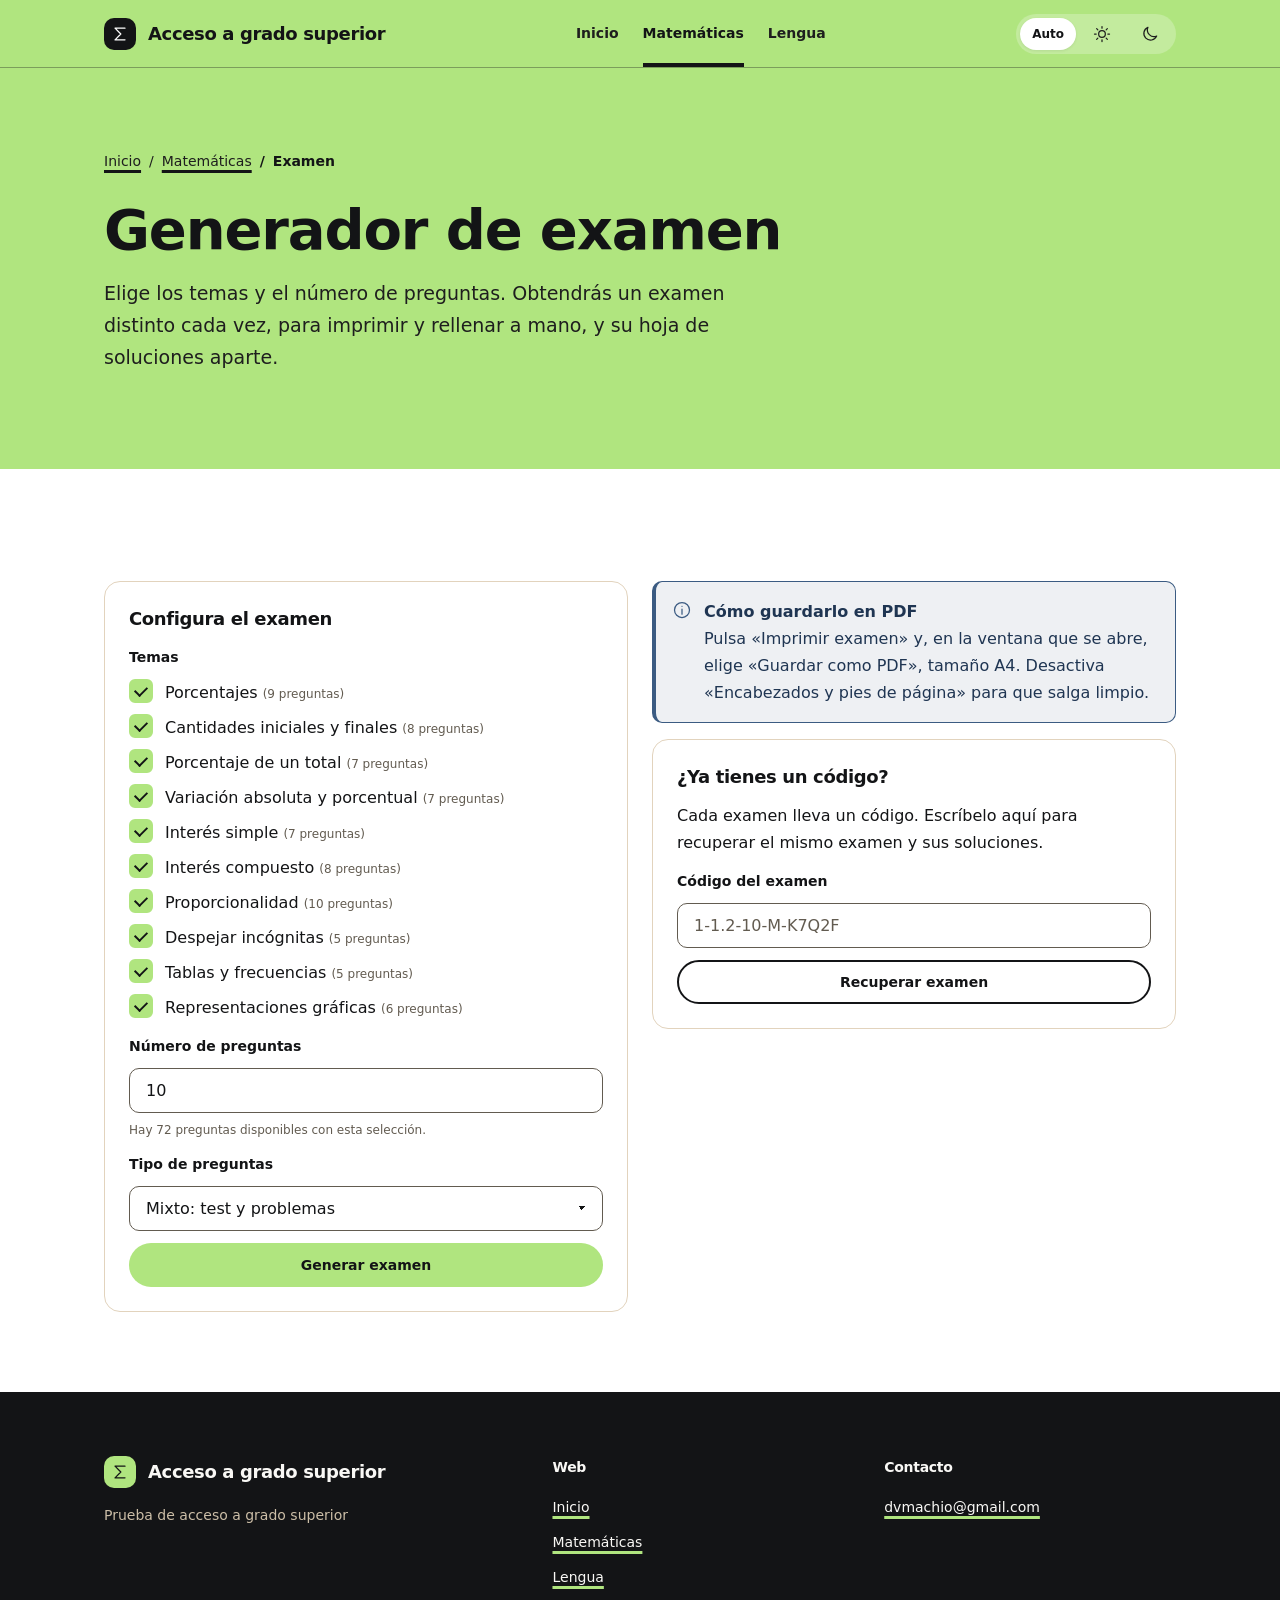
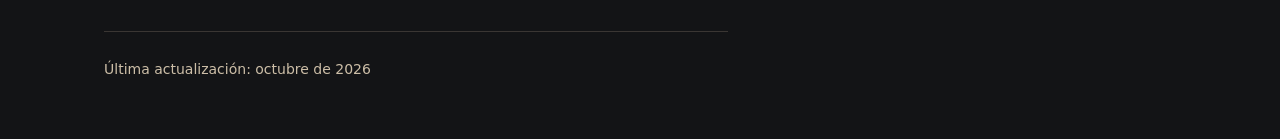
<file: matematicas/examen.html>
<!DOCTYPE html>
<html lang="es" data-variante="matematicas">
<head>
<meta charset="utf-8">
<meta name="viewport" content="width=device-width, initial-scale=1, viewport-fit=cover">
<link rel="icon" type="image/svg+xml" href="../favicon.svg">
<link rel="stylesheet" href="../css/variables.css">
<link rel="stylesheet" href="../css/componentes.css">
<link rel="stylesheet" href="../styles.css">
<link rel="stylesheet" href="examen.css">
<title>Generador de examen</title>
<meta name="description" content="Genera un examen en PDF para imprimir y rellenar a mano, con su hoja de soluciones.">
</head>
<body data-pagina="examen" data-materia="matematicas" data-raiz="../">
<a class="ds-skip" href="#contenido">Saltar al contenido</a>
<div id="cabecera"></div>

<main id="contenido">
  <section class="ds-section no-print">
    <div class="ds-container">
      <ol class="ds-breadcrumb" aria-label="Ruta"><li><a href="../index.html">Inicio</a></li><li><a href="index.html">Matemáticas</a></li><li aria-current="page">Examen</li></ol>
      <h1 class="ds-display" style="margin-top:var(--space-4)">Generador de examen</h1>
      <p class="ds-lead">Elige los temas y el número de preguntas. Obtendrás un examen distinto cada vez, para imprimir y rellenar a mano, y su hoja de soluciones aparte.</p>

    </div>
  </section>

  <section class="ds-section ds-section--surface no-print">
    <div class="ds-container">
      <div class="ds-grid ds-grid--2 examen-panel">
        <form class="ds-card" id="form-examen" novalidate>
          <h2 class="ds-card__title">Configura el examen</h2>
          <fieldset class="ds-fieldset">
            <legend>Temas</legend>
            <div id="lista-modulos"></div>
            <span class="ds-error" id="error-modulos" role="alert" hidden><svg class="ds-icon ds-icon--sm" aria-hidden="true" focusable="false"><use href="#i-alert-triangle"/></svg>Elige al menos un tema.</span>
          </fieldset>
          <div class="ds-field">
            <label for="n">Número de preguntas</label>
            <input class="ds-input" id="n" type="number" inputmode="numeric" min="1" value="10" aria-describedby="n-ayuda">
            <span class="ds-help" id="n-ayuda"></span>
          </div>
          <div class="ds-field">
            <label for="tipo">Tipo de preguntas</label>
            <select class="ds-select" id="tipo">
              <option value="M">Mixto: test y problemas</option>
              <option value="T">Solo test</option>
              <option value="P">Solo problemas</option>
            </select>
          </div>
          <button class="ds-btn" type="submit">Generar examen</button>
        </form>

        <div class="ds-stack">
          <div class="ds-alert" role="status">
            <svg class="ds-icon" aria-hidden="true" focusable="false"><use href="#i-info"/></svg>
            <p><strong>Cómo guardarlo en PDF</strong>Pulsa «Imprimir examen» y, en la ventana que se abre, elige «Guardar como PDF», tamaño A4. Desactiva «Encabezados y pies de página» para que salga limpio.</p>
          </div>
          <form class="ds-card" id="form-codigo" novalidate>
            <h2 class="ds-card__title">¿Ya tienes un código?</h2>
            <p>Cada examen lleva un código. Escríbelo aquí para recuperar el mismo examen y sus soluciones.</p>
            <div class="ds-field">
              <label for="codigo">Código del examen</label>
              <input class="ds-input" id="codigo" type="text" autocomplete="off" autocapitalize="characters" spellcheck="false" placeholder="1-1.2-10-M-K7Q2F" aria-describedby="codigo-error">
              <span class="ds-error" id="codigo-error" role="alert" hidden><svg class="ds-icon ds-icon--sm" aria-hidden="true" focusable="false"><use href="#i-alert-triangle"/></svg><span id="codigo-error-texto"></span></span>
            </div>
            <button class="ds-btn ds-btn--secondary" type="submit">Recuperar examen</button>
          </form>
        </div>
      </div>
    </div>
  </section>

  <section class="ds-section ds-section--surface hojas" id="resultado" aria-labelledby="h-resultado" hidden>
    <div class="ds-container">
      <div class="ds-row ds-row--between no-print">
        <div>
          <h2 id="h-resultado" style="margin:0">Tu examen</h2>
          <p class="ds-small ds-muted" id="resumen-examen" style="margin:var(--space-1) 0 0"></p>
        </div>
        <div class="ds-row">
          <button class="ds-btn" type="button" id="btn-imprimir-examen"><svg class="ds-icon ds-icon--sm" aria-hidden="true" focusable="false"><use href="#i-download"/></svg>Imprimir examen</button>
          <button class="ds-btn ds-btn--secondary" type="button" id="btn-imprimir-soluciones"><svg class="ds-icon ds-icon--sm" aria-hidden="true" focusable="false"><use href="#i-download"/></svg>Imprimir soluciones</button>
          <button class="ds-btn ds-btn--ghost" type="button" id="btn-otro">Otro examen igual</button>
        </div>
      </div>

      <div class="ds-alert ds-alert--warning no-print" id="aviso" role="status" hidden style="margin-top:var(--space-4)">
        <svg class="ds-icon" aria-hidden="true" focusable="false"><use href="#i-alert-triangle"/></svg>
        <div id="aviso-texto"></div>
      </div>

      <div class="ds-tabs no-print" role="tablist" aria-label="Hojas del examen" style="margin-top:var(--space-6)">
        <button class="ds-tab" type="button" role="tab" id="tab-examen" aria-selected="true" aria-controls="panel-examen">Examen</button>
        <button class="ds-tab" type="button" role="tab" id="tab-soluciones" aria-selected="false" aria-controls="panel-soluciones">Soluciones</button>
      </div>
      <div id="panel-examen" role="tabpanel" aria-labelledby="tab-examen"><article class="hoja" id="hoja-examen"></article></div>
      <div id="panel-soluciones" role="tabpanel" aria-labelledby="tab-soluciones" hidden><article class="hoja" id="hoja-soluciones"></article></div>
    </div>
  </section>
</main>

<div id="pie"></div>

<script src="../datos/sitio.js"></script>
<script src="datos/curso.js"></script>
<script src="datos/temario.js"></script>
<script src="datos/preguntas.js"></script>
<script src="../js/iconos.js"></script>
<script src="js/mate.js"></script>
<script src="../js/app.js"></script>
<script src="js/examen.js"></script>
</body>
</html>
</file>
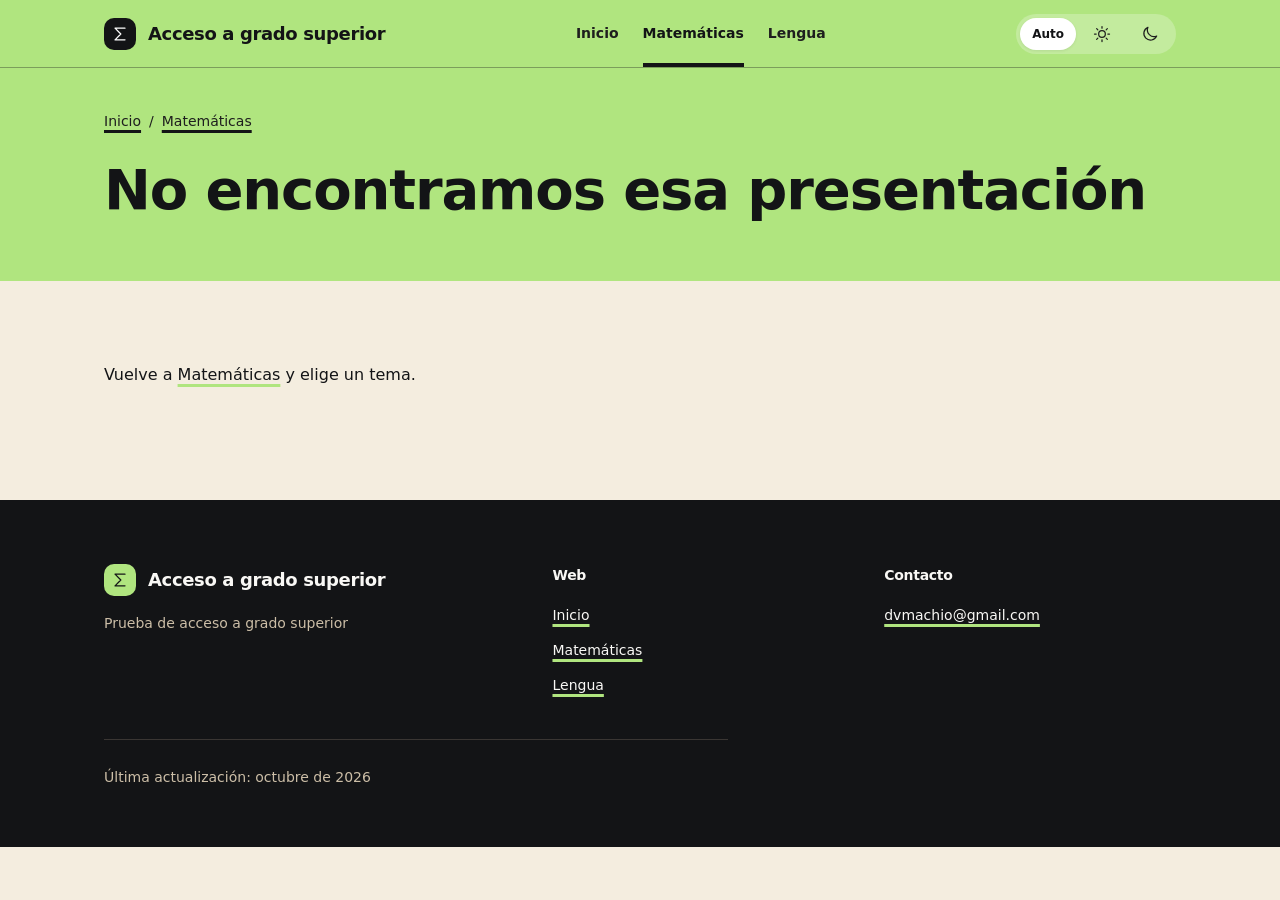
<file: matematicas/presentacion.html>
<!DOCTYPE html>
<html lang="es" data-variante="matematicas">
<head>
<meta charset="utf-8">
<meta name="viewport" content="width=device-width, initial-scale=1, viewport-fit=cover">
<link rel="icon" type="image/svg+xml" href="../favicon.svg">
<link rel="stylesheet" href="../css/variables.css">
<link rel="stylesheet" href="../css/componentes.css">
<link rel="stylesheet" href="../styles.css">
<title>Presentación · Acceso a grado superior</title>
<meta name="description" content="Presentación en PDF: ver página a página o descargar.">
</head>
<body data-pagina="temario" data-materia="matematicas" data-raiz="../">
<a class="ds-skip" href="#contenido">Saltar al contenido</a>
<div id="cabecera"></div>

<main id="contenido">
  <section class="ds-section ds-section--tight">
    <div class="ds-container">
      <ol class="ds-breadcrumb" aria-label="Ruta"><li><a href="../index.html">Inicio</a></li><li><a href="index.html">Matemáticas</a></li><li id="migas-tema"><a href="#">Tema</a></li><li aria-current="page" id="migas-pres">Presentación</li></ol>
      <h1 class="ds-display" id="titulo" style="margin-top:var(--space-4)"></h1>
      <div class="ds-row" id="acciones" style="margin-top:var(--space-5)"></div>
    </div>
  </section>

  <section class="ds-section">
    <div class="ds-container">
      <div id="visor"></div>
      <nav class="tema-nav" id="vecinos" aria-label="Otras presentaciones"></nav>
    </div>
  </section>
</main>

<div id="pie"></div>

<script src="../datos/sitio.js"></script>
<script src="datos/curso.js"></script>
<script src="datos/temario.js"></script>
<script src="../js/iconos.js"></script>
<script src="../js/app.js"></script>
<script src="../js/vendor/pdf.js"></script>
<script src="../js/visor.js"></script>
<script src="js/presentacion.js"></script>
</body>
</html>
</file>
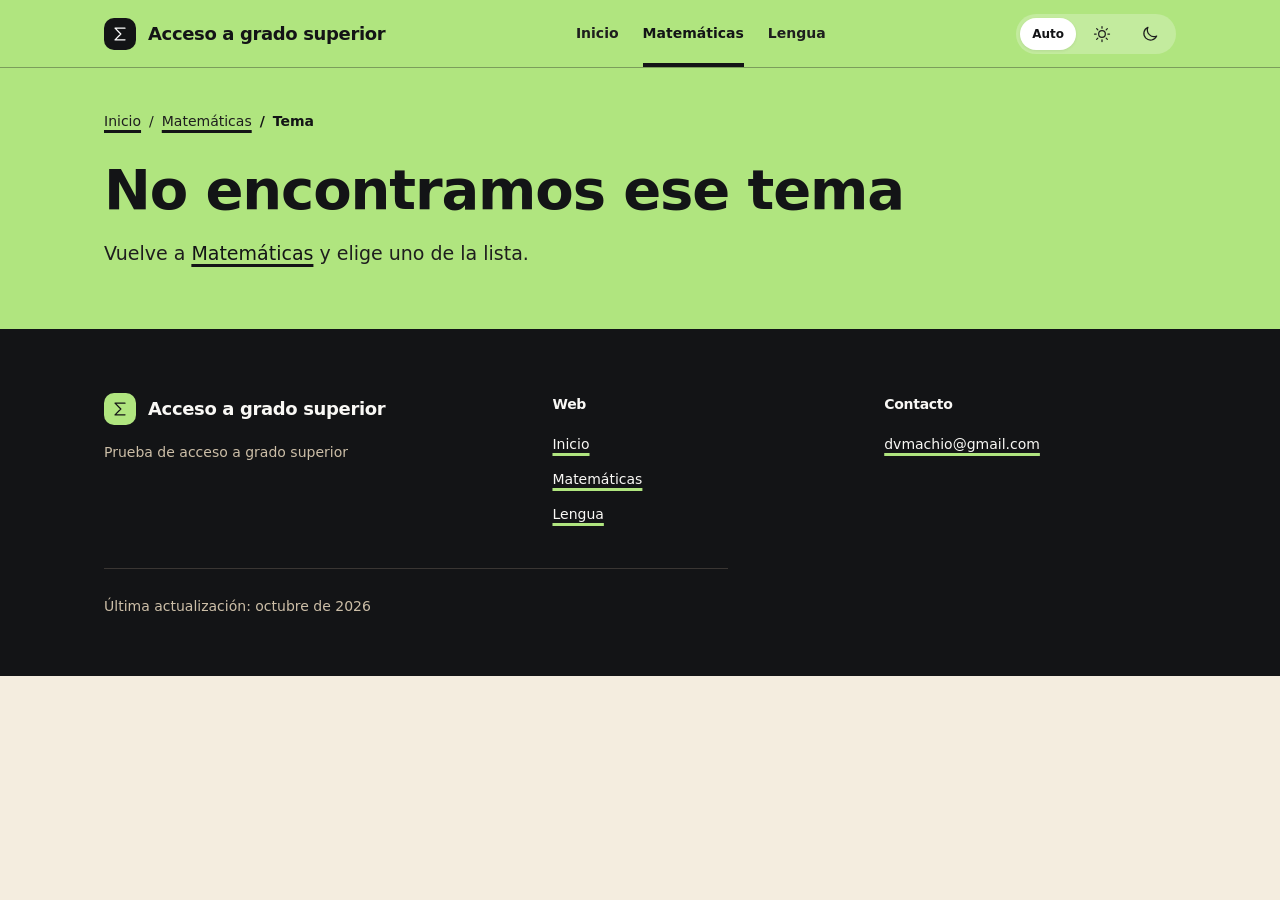
<file: matematicas/tema.html>
<!DOCTYPE html>
<html lang="es" data-variante="matematicas">
<head>
<meta charset="utf-8">
<meta name="viewport" content="width=device-width, initial-scale=1, viewport-fit=cover">
<link rel="icon" type="image/svg+xml" href="../favicon.svg">
<link rel="stylesheet" href="../css/variables.css">
<link rel="stylesheet" href="../css/componentes.css">
<link rel="stylesheet" href="../styles.css">
<title>Tema · Acceso a grado superior</title>
<meta name="description" content="Presentaciones del tema en PDF: ver en pantalla o descargar.">
</head>
<body data-pagina="temario" data-materia="matematicas" data-raiz="../">
<a class="ds-skip" href="#contenido">Saltar al contenido</a>
<div id="cabecera"></div>

<main id="contenido">
  <section class="ds-section ds-section--tight">
    <div class="ds-container">
      <ol class="ds-breadcrumb" aria-label="Ruta"><li><a href="../index.html">Inicio</a></li><li><a href="index.html">Matemáticas</a></li><li aria-current="page" id="migas-tema">Tema</li></ol>
      <h1 class="ds-display" id="titulo" style="margin-top:var(--space-4)"></h1>
      <p class="ds-lead" id="resumen"></p>
      <div class="ds-row" id="acciones" style="margin-top:var(--space-5)"></div>
    </div>
  </section>

  <section class="ds-section ds-section--surface" aria-labelledby="h-pres">
    <div class="ds-container">
      <div class="ds-section-head"><h2 id="h-pres">Presentaciones</h2></div>
      <ol class="ds-index" id="presentaciones"></ol>
      <nav class="tema-nav" id="vecinos" aria-label="Otros temas"></nav>
    </div>
  </section>
</main>

<div id="pie"></div>

<script src="../datos/sitio.js"></script>
<script src="datos/curso.js"></script>
<script src="datos/temario.js"></script>
<script src="datos/preguntas.js"></script>
<script src="../js/iconos.js"></script>
<script src="../js/app.js"></script>
<script src="js/tema.js"></script>
</body>
</html>
</file>
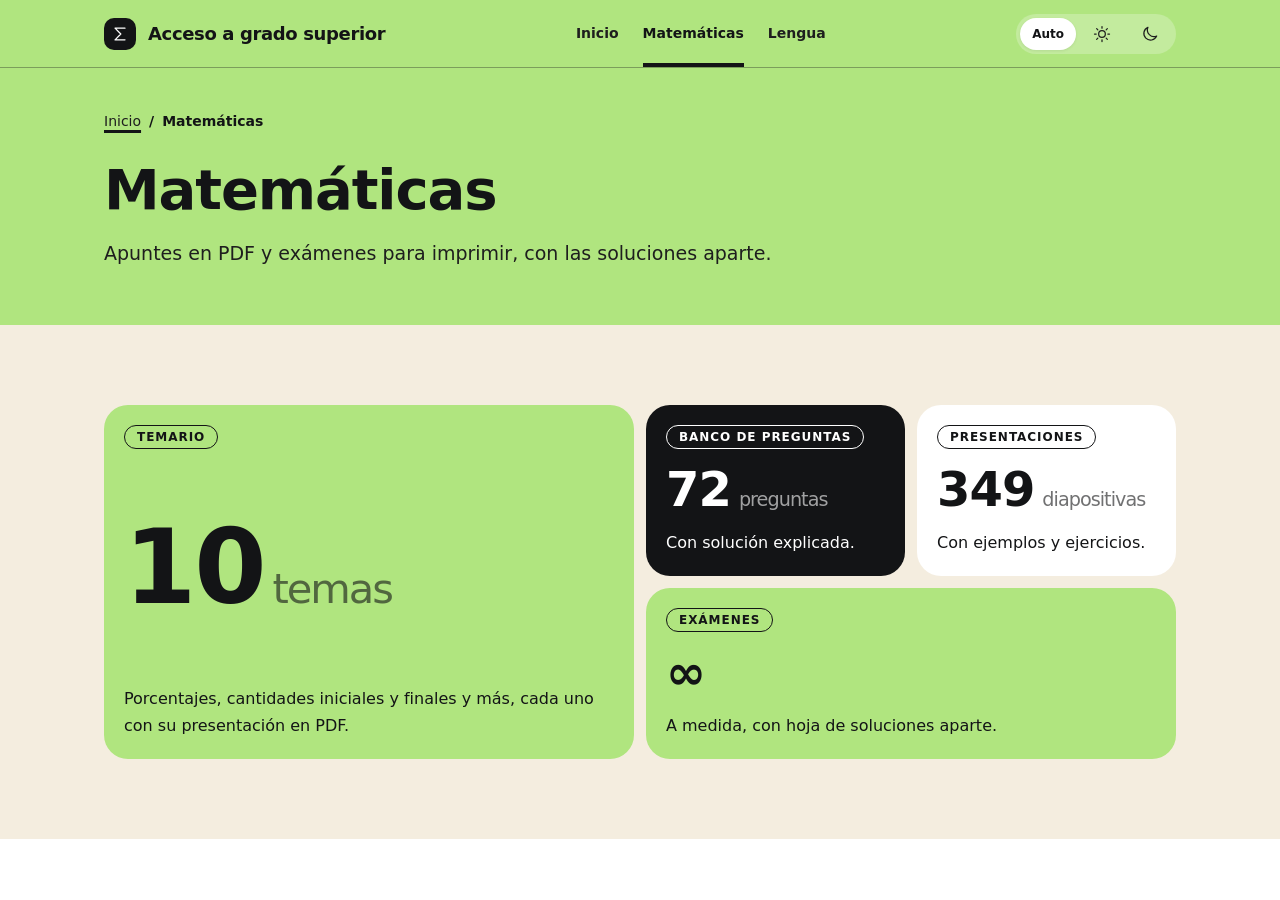
<file: matematicas/temario.html>
<!DOCTYPE html>
<html lang="es">
<head>
<meta charset="utf-8">
<meta name="viewport" content="width=device-width, initial-scale=1">
<meta http-equiv="refresh" content="0; url=index.html">
<link rel="canonical" href="index.html">
<title>Temario · Acceso a grado superior</title>
</head>
<body>
<p>El temario está ahora en la página de <a href="index.html">Matemáticas</a>.</p>
</body>
</html>
</file>
<file: css/variables.css>
/* Design System · Acceso a grado superior · v2.0 · 2026-10-10 */
/* Generado a partir de tokens/tokens.json con generador/generar.py. No edites a mano: cambia los tokens y vuelve a generar. */
/* Origen de la paleta: Colores muestreados de la referencia «Courser» (Behance): negro, amarillo mostaza y crema cálido. */
:root {
  /* Primitivos de color (el tono 500 de cada rampa es el color de partida) */
  --color-primary-50: #fdf8f0;
  --color-primary-100: #fbf2e2;
  --color-primary-200: #f8e4c4;
  --color-primary-300: #f3d39f;
  --color-primary-400: #eebf73;
  --color-primary-500: #e8ab47;
  --color-primary-600: #c6933f;
  --color-primary-700: #a07836;
  --color-primary-800: #795c2e;
  --color-primary-900: #534125;
  --color-accent1-50: #fdf4f2;
  --color-accent1-100: #fae9e5;
  --color-accent1-200: #f6d4ca;
  --color-accent1-300: #f0b9a9;
  --color-accent1-400: #e99882;
  --color-accent1-500: #e2785a;
  --color-accent1-600: #c1684f;
  --color-accent1-700: #9c5643;
  --color-accent1-800: #764437;
  --color-accent1-900: #51322a;
  --color-menta-50: #f9fdf5;
  --color-menta-100: #f2fbeb;
  --color-menta-200: #e6f7d6;
  --color-menta-300: #d6f1bc;
  --color-menta-400: #c3eb9e;
  --color-menta-500: #b0e57f;
  --color-menta-600: #97c46e;
  --color-menta-700: #7b9e5b;
  --color-menta-800: #5e7848;
  --color-menta-900: #425336;
  --color-rosa-50: #fdf1f3;
  --color-rosa-100: #fae4e8;
  --color-rosa-200: #f5c9d1;
  --color-rosa-300: #efa7b4;
  --color-rosa-400: #e77e92;
  --color-rosa-500: #e0556f;
  --color-rosa-600: #bf4b61;
  --color-rosa-700: #9a3f51;
  --color-rosa-800: #753341;
  --color-rosa-900: #502831;
  --color-neutral-0: #ffffff;
  --color-neutral-50: #f9f8f5;
  --color-neutral-100: #f4eddf;
  --color-neutral-200: #f3e1c6;
  --color-neutral-300: #e2d3bd;
  --color-neutral-400: #ccbea7;
  --color-neutral-500: #9b836b;
  --color-neutral-600: #625b50;
  --color-neutral-700: #3a3633;
  --color-neutral-750: #272424;
  --color-neutral-800: #1e1e1e;
  --color-neutral-900: #131416;
  --color-neutral-lienzo: #ecefec;

  /* Roles semánticos · tema claro (los componentes usan solo estos) */
  --color-bg-page: var(--color-neutral-100);
  --color-bg-surface: var(--color-neutral-0);
  --color-bg-subtle: var(--color-neutral-50);
  --color-bg-inverse: var(--color-neutral-900);
  --color-bg-accent-soft: var(--color-primary-100);
  --color-text-primary: var(--color-neutral-900);
  --color-text-secondary: var(--color-neutral-600);
  --color-text-disabled: var(--color-neutral-500);
  --color-text-inverse: var(--color-neutral-0);
  --color-text-brand: var(--color-neutral-900);
  --color-text-link: var(--color-neutral-900);
  --color-text-link-hover: var(--color-neutral-600);
  --color-border-default: var(--color-neutral-300);
  --color-border-strong: var(--color-neutral-600);
  --color-border-focus: var(--color-neutral-900);
  --color-action-primary-bg: var(--color-primary-500);
  --color-action-primary-bg-hover: var(--color-primary-400);
  --color-action-primary-bg-active: var(--color-primary-600);
  --color-action-primary-text: var(--color-neutral-900);
  --color-action-secondary-border: var(--color-neutral-900);
  --color-action-secondary-text: var(--color-neutral-900);
  --color-action-secondary-bg-hover: var(--color-neutral-200);
  --color-action-dark-bg: var(--color-neutral-900);
  --color-action-dark-bg-hover: var(--color-neutral-700);
  --color-action-dark-text: var(--color-neutral-0);
  --color-important-bg: var(--color-primary-100);
  --color-important-bg-strong: var(--color-primary-200);
  --color-important-border: var(--color-primary-700);
  --color-important-text: var(--color-primary-900);
  --color-success-bg: #e7f3ec;
  --color-success-border: #2e7d57;
  --color-success-text: #1b5238;
  --color-warning-bg: #fdf1d8;
  --color-warning-border: #a86f00;
  --color-warning-text: #5f4100;
  --color-error-bg: #fbe9e7;
  --color-error-border: #b3261e;
  --color-error-text: #84160f;
  --color-info-bg: #eef0f3;
  --color-info-border: #3b5b82;
  --color-info-text: #1f3552;
  --color-overlay-scrim: rgba(19,20,22,0.6);

  /* Colores para gráficas y datos */
  --data-cat-1: #131416;
  --data-cat-1-ink: #ffffff;
  --data-cat-2: #a07836;
  --data-cat-2-ink: #131416;
  --data-cat-3: #c1684f;
  --data-cat-3-ink: #131416;
  --data-cat-4: #2e7d57;
  --data-cat-4-ink: #ffffff;
  --data-cat-5: #3b5b82;
  --data-cat-5-ink: #ffffff;
  --data-cat-6: #9b836b;
  --data-cat-6-ink: #131416;

  /* Tipografía, espaciado, formas, movimiento, tamaños y capas */
  --font-family-heading: -apple-system, "system-ui", "Segoe UI", Roboto, Helvetica, Arial, sans-serif;
  --font-family-body: -apple-system, "system-ui", "Segoe UI", Roboto, Helvetica, Arial, sans-serif;
  --font-family-mono: ui-monospace, "SF Mono", Menlo, Consolas, monospace;
  --font-size-display: 56px;
  --font-size-h1: 44px;
  --font-size-h2: 32px;
  --font-size-h3: 22px;
  --font-size-h4: 18px;
  --font-size-h5: 16px;
  --font-size-h6: 14px;
  --font-size-body-l: 19px;
  --font-size-body: 16px;
  --font-size-body-s: 14px;
  --font-size-caption: 12px;
  --font-size-label: 12px;
  --line-height-display: 62px;
  --line-height-h1: 52px;
  --line-height-h2: 40px;
  --line-height-h3: 30px;
  --line-height-h4: 26px;
  --line-height-h5: 24px;
  --line-height-h6: 20px;
  --line-height-body-l: 32px;
  --line-height-body: 27px;
  --line-height-body-s: 22px;
  --line-height-caption: 18px;
  --line-height-label: 18px;
  --font-weight-regular: 400;
  --font-weight-semibold: 600;
  --font-weight-bold: 800;
  --tracking-normal: 0;
  --tracking-label: 0.08em;
  --tracking-tight: -0.02em;
  --space-1: 4px;
  --space-2: 8px;
  --space-3: 12px;
  --space-4: 16px;
  --space-5: 20px;
  --space-6: 24px;
  --space-8: 32px;
  --space-10: 40px;
  --space-12: 48px;
  --space-16: 64px;
  --space-20: 80px;
  --space-24: 96px;
  --space-32: 128px;
  --radius-none: 0;
  --radius-sm: 6px;
  --radius-md: 10px;
  --radius-lg: 16px;
  --radius-xl: 24px;
  --radius-pill: 999px;
  --border-hairline: 1px;
  --border-strong: 2px;
  --border-accent: 4px;
  --shadow-none: none;
  --shadow-sm: 0 1px 3px rgba(19,20,22,.08);
  --shadow-md: 0 8px 24px rgba(19,20,22,.14);
  --opacity-disabled: 0.45;
  --motion-duration-fast: 120ms;
  --motion-duration-base: 200ms;
  --motion-ease: cubic-bezier(.2,0,0,1);
  --grid-gutter: 24px;
  --container-max: 1120px;
  --container-narrow: 720px;
  --size-touch: 44px;
  --size-icon: 20px;
  --size-icon-lg: 28px;
  --size-tile: 72px;
  --size-nav-offset: 88px;
  --layer-sticky: 50;
  --layer-dropdown: 60;
  --layer-toast: 70;
  --layer-modal: 300;
  --layer-modal-control: 301;
  color-scheme: light dark;
}

/* Tema oscuro automático (según el sistema), salvo que se fuerce el claro */
@media (prefers-color-scheme: dark) {
  :root:not([data-theme="light"]) {
    --color-bg-page: var(--color-neutral-900);
    --color-bg-surface: var(--color-neutral-800);
    --color-bg-subtle: var(--color-neutral-750);
    --color-bg-inverse: var(--color-neutral-50);
    --color-bg-accent-soft: #3a2f1a;
    --color-text-primary: var(--color-neutral-50);
    --color-text-secondary: var(--color-neutral-400);
    --color-text-disabled: var(--color-neutral-600);
    --color-text-inverse: var(--color-neutral-900);
    --color-text-brand: var(--color-primary-400);
    --color-text-link: var(--color-neutral-50);
    --color-text-link-hover: var(--color-primary-300);
    --color-border-default: var(--color-neutral-700);
    --color-border-strong: var(--color-neutral-500);
    --color-border-focus: var(--color-primary-300);
    --color-action-secondary-border: var(--color-neutral-50);
    --color-action-secondary-text: var(--color-neutral-50);
    --color-action-secondary-bg-hover: var(--color-neutral-750);
    --color-action-dark-bg: var(--color-neutral-50);
    --color-action-dark-bg-hover: var(--color-neutral-200);
    --color-action-dark-text: var(--color-neutral-900);
    --color-important-bg: #3a2f1a;
    --color-important-bg-strong: #4d3b1c;
    --color-important-border: var(--color-primary-500);
    --color-important-text: var(--color-primary-200);
    --color-success-bg: #14261c;
    --color-success-border: #5fb88a;
    --color-success-text: #a7e0c2;
    --color-warning-bg: #2c2210;
    --color-warning-border: #e8ab47;
    --color-warning-text: #f4d29e;
    --color-error-bg: #2c1412;
    --color-error-border: #f08a82;
    --color-error-text: #f8c1bc;
    --color-info-bg: #172230;
    --color-info-border: #7fa6d6;
    --color-info-text: #c4d8f0;
    --color-overlay-scrim: rgba(0,0,0,0.7);
    --data-cat-1: #f9f8f5;
    --data-cat-1-ink: #131416;
    --data-cat-2: #eebf73;
    --data-cat-2-ink: #131416;
    --data-cat-3: #e99882;
    --data-cat-3-ink: #131416;
    --data-cat-4: #5fb88a;
    --data-cat-4-ink: #131416;
    --data-cat-5: #7fa6d6;
    --data-cat-5-ink: #131416;
    --data-cat-6: #ccbea7;
    --data-cat-6-ink: #131416;
    --shadow-sm: 0 1px 3px rgba(0,0,0,.5);
    --shadow-md: 0 8px 24px rgba(0,0,0,.6);
  }
}
/* Tema oscuro forzado con el interruptor */
:root[data-theme="dark"] {
  --color-bg-page: var(--color-neutral-900);
  --color-bg-surface: var(--color-neutral-800);
  --color-bg-subtle: var(--color-neutral-750);
  --color-bg-inverse: var(--color-neutral-50);
  --color-bg-accent-soft: #3a2f1a;
  --color-text-primary: var(--color-neutral-50);
  --color-text-secondary: var(--color-neutral-400);
  --color-text-disabled: var(--color-neutral-600);
  --color-text-inverse: var(--color-neutral-900);
  --color-text-brand: var(--color-primary-400);
  --color-text-link: var(--color-neutral-50);
  --color-text-link-hover: var(--color-primary-300);
  --color-border-default: var(--color-neutral-700);
  --color-border-strong: var(--color-neutral-500);
  --color-border-focus: var(--color-primary-300);
  --color-action-secondary-border: var(--color-neutral-50);
  --color-action-secondary-text: var(--color-neutral-50);
  --color-action-secondary-bg-hover: var(--color-neutral-750);
  --color-action-dark-bg: var(--color-neutral-50);
  --color-action-dark-bg-hover: var(--color-neutral-200);
  --color-action-dark-text: var(--color-neutral-900);
  --color-important-bg: #3a2f1a;
  --color-important-bg-strong: #4d3b1c;
  --color-important-border: var(--color-primary-500);
  --color-important-text: var(--color-primary-200);
  --color-success-bg: #14261c;
  --color-success-border: #5fb88a;
  --color-success-text: #a7e0c2;
  --color-warning-bg: #2c2210;
  --color-warning-border: #e8ab47;
  --color-warning-text: #f4d29e;
  --color-error-bg: #2c1412;
  --color-error-border: #f08a82;
  --color-error-text: #f8c1bc;
  --color-info-bg: #172230;
  --color-info-border: #7fa6d6;
  --color-info-text: #c4d8f0;
  --color-overlay-scrim: rgba(0,0,0,0.7);
  --data-cat-1: #f9f8f5;
  --data-cat-1-ink: #131416;
  --data-cat-2: #eebf73;
  --data-cat-2-ink: #131416;
  --data-cat-3: #e99882;
  --data-cat-3-ink: #131416;
  --data-cat-4: #5fb88a;
  --data-cat-4-ink: #131416;
  --data-cat-5: #7fa6d6;
  --data-cat-5-ink: #131416;
  --data-cat-6: #ccbea7;
  --data-cat-6-ink: #131416;
  --shadow-sm: 0 1px 3px rgba(0,0,0,.5);
  --shadow-md: 0 8px 24px rgba(0,0,0,.6);
  color-scheme: dark;
}
:root[data-theme="light"] { color-scheme: light; }

/* Secciones y tarjetas negras: los mismos componentes cambian de roles dentro de .ds-on-dark, .ds-section--dark, .ds-card--dark, .ds-hero--dark, .ds-banner, .ds-footer y .ds-visor (igual en claro y en oscuro) */
.ds-on-dark, .ds-section--dark, .ds-card--dark, .ds-hero--dark, .ds-banner, .ds-footer, .ds-visor {
  --color-bg-page: var(--color-neutral-900);
  --color-bg-surface: var(--color-neutral-800);
  --color-bg-subtle: var(--color-neutral-750);
  --color-bg-inverse: var(--color-neutral-50);
  --color-bg-accent-soft: #3a2f1a;
  --color-text-primary: var(--color-neutral-50);
  --color-text-secondary: var(--color-neutral-400);
  --color-text-disabled: var(--color-neutral-600);
  --color-text-inverse: var(--color-neutral-900);
  --color-text-brand: var(--color-primary-400);
  --color-text-link: var(--color-neutral-50);
  --color-text-link-hover: var(--color-primary-300);
  --color-border-default: var(--color-neutral-700);
  --color-border-strong: var(--color-neutral-500);
  --color-border-focus: var(--color-primary-300);
  --color-action-secondary-border: var(--color-neutral-50);
  --color-action-secondary-text: var(--color-neutral-50);
  --color-action-secondary-bg-hover: var(--color-neutral-750);
  --color-action-dark-bg: var(--color-neutral-50);
  --color-action-dark-bg-hover: var(--color-neutral-200);
  --color-action-dark-text: var(--color-neutral-900);
  --color-important-bg: #3a2f1a;
  --color-important-bg-strong: #4d3b1c;
  --color-important-border: var(--color-primary-500);
  --color-important-text: var(--color-primary-200);
  --color-success-bg: #14261c;
  --color-success-border: #5fb88a;
  --color-success-text: #a7e0c2;
  --color-warning-bg: #2c2210;
  --color-warning-border: #e8ab47;
  --color-warning-text: #f4d29e;
  --color-error-bg: #2c1412;
  --color-error-border: #f08a82;
  --color-error-text: #f8c1bc;
  --color-info-bg: #172230;
  --color-info-border: #7fa6d6;
  --color-info-text: #c4d8f0;
  background: var(--color-bg-page);
  color: var(--color-text-primary);
  color-scheme: dark;
}

/* Variantes: data-variante en <html>. Menú y banda superior en el color de la variante; el contenido usa su gama (amarillo = general, matematicas = menta, lengua = rosa rojizo) */
[data-variante="amarillo"] {
  --color-bg-accent-soft: var(--color-primary-100);
  --color-action-primary-bg: var(--color-primary-500);
  --color-action-primary-bg-hover: var(--color-primary-300);
  --color-action-primary-bg-active: var(--color-primary-400);
  --color-important-bg: var(--color-primary-100);
  --color-important-bg-strong: var(--color-primary-200);
  --color-important-border: var(--color-primary-700);
  --color-important-text: var(--color-primary-900);
}
[data-variante="amarillo"] .ds-navbar, [data-variante="amarillo"] main > section:first-child {
  --color-bg-page: var(--color-primary-500);
  --color-bg-surface: var(--color-neutral-0);
  --color-bg-subtle: var(--color-primary-400);
  --color-bg-accent-soft: var(--color-primary-400);
  --color-text-primary: var(--color-neutral-900);
  --color-text-secondary: var(--color-neutral-800);
  --color-text-brand: var(--color-neutral-900);
  --color-text-link: var(--color-neutral-900);
  --color-text-link-hover: var(--color-neutral-700);
  --color-border-default: var(--color-primary-700);
  --color-border-strong: var(--color-neutral-900);
  --color-border-focus: var(--color-neutral-900);
  --color-action-primary-bg: var(--color-neutral-900);
  --color-action-primary-bg-hover: var(--color-neutral-700);
  --color-action-primary-bg-active: var(--color-neutral-800);
  --color-action-primary-text: var(--color-neutral-0);
  --color-action-secondary-border: var(--color-neutral-900);
  --color-action-secondary-text: var(--color-neutral-900);
  --color-action-secondary-bg-hover: var(--color-primary-400);
  --color-important-bg: var(--color-primary-300);
  --color-important-border: var(--color-neutral-900);
  --color-important-text: var(--color-neutral-900);
  background: var(--color-bg-page);
  color: var(--color-text-primary);
  color-scheme: light;
}
[data-variante="matematicas"] {
  --color-bg-accent-soft: var(--color-menta-100);
  --color-action-primary-bg: var(--color-menta-500);
  --color-action-primary-bg-hover: var(--color-menta-300);
  --color-action-primary-bg-active: var(--color-menta-400);
  --color-important-bg: var(--color-menta-100);
  --color-important-bg-strong: var(--color-menta-200);
  --color-important-border: var(--color-menta-700);
  --color-important-text: var(--color-menta-900);
}
[data-variante="matematicas"] .ds-navbar, [data-variante="matematicas"] main > section:first-child {
  --color-bg-page: var(--color-menta-500);
  --color-bg-surface: var(--color-neutral-0);
  --color-bg-subtle: var(--color-menta-400);
  --color-bg-accent-soft: var(--color-menta-400);
  --color-text-primary: var(--color-neutral-900);
  --color-text-secondary: var(--color-neutral-800);
  --color-text-brand: var(--color-neutral-900);
  --color-text-link: var(--color-neutral-900);
  --color-text-link-hover: var(--color-neutral-700);
  --color-border-default: var(--color-menta-700);
  --color-border-strong: var(--color-neutral-900);
  --color-border-focus: var(--color-neutral-900);
  --color-action-primary-bg: var(--color-neutral-900);
  --color-action-primary-bg-hover: var(--color-neutral-700);
  --color-action-primary-bg-active: var(--color-neutral-800);
  --color-action-primary-text: var(--color-neutral-0);
  --color-action-secondary-border: var(--color-neutral-900);
  --color-action-secondary-text: var(--color-neutral-900);
  --color-action-secondary-bg-hover: var(--color-menta-400);
  --color-important-bg: var(--color-menta-300);
  --color-important-border: var(--color-neutral-900);
  --color-important-text: var(--color-neutral-900);
  background: var(--color-bg-page);
  color: var(--color-text-primary);
  color-scheme: light;
}
[data-variante="lengua"] {
  --color-bg-accent-soft: var(--color-rosa-100);
  --color-action-primary-bg: var(--color-rosa-500);
  --color-action-primary-bg-hover: var(--color-rosa-300);
  --color-action-primary-bg-active: var(--color-rosa-400);
  --color-important-bg: var(--color-rosa-100);
  --color-important-bg-strong: var(--color-rosa-200);
  --color-important-border: var(--color-rosa-700);
  --color-important-text: var(--color-rosa-900);
}
[data-variante="lengua"] .ds-navbar, [data-variante="lengua"] main > section:first-child {
  --color-bg-page: var(--color-rosa-500);
  --color-bg-surface: var(--color-neutral-0);
  --color-bg-subtle: var(--color-rosa-400);
  --color-bg-accent-soft: var(--color-rosa-400);
  --color-text-primary: var(--color-neutral-900);
  --color-text-secondary: var(--color-neutral-800);
  --color-text-brand: var(--color-neutral-900);
  --color-text-link: var(--color-neutral-900);
  --color-text-link-hover: var(--color-neutral-700);
  --color-border-default: var(--color-rosa-700);
  --color-border-strong: var(--color-neutral-900);
  --color-border-focus: var(--color-neutral-900);
  --color-action-primary-bg: var(--color-neutral-900);
  --color-action-primary-bg-hover: var(--color-neutral-700);
  --color-action-primary-bg-active: var(--color-neutral-800);
  --color-action-primary-text: var(--color-neutral-0);
  --color-action-secondary-border: var(--color-neutral-900);
  --color-action-secondary-text: var(--color-neutral-900);
  --color-action-secondary-bg-hover: var(--color-rosa-400);
  --color-important-bg: var(--color-rosa-300);
  --color-important-border: var(--color-neutral-900);
  --color-important-text: var(--color-neutral-900);
  background: var(--color-bg-page);
  color: var(--color-text-primary);
  color-scheme: light;
}

/* Lengua: el acento de marca pasa de amarillo a coral (propuesta por aprobar) */
[data-materia="lengua"] {
  --color-action-primary-bg: var(--color-rosa-500);
  --color-action-primary-bg-hover: var(--color-rosa-300);
  --color-action-primary-bg-active: var(--color-rosa-400);
  --color-important-bg: var(--color-rosa-100);
  --color-important-bg-strong: var(--color-rosa-200);
  --color-important-border: var(--color-rosa-700);
  --color-important-text: var(--color-rosa-900);
}

/* Impresión: siempre claro, colores exactos, sin sombras */
@media print {
  :root, :root[data-theme="dark"] {
    --color-bg-page: var(--color-neutral-100);
    --color-bg-surface: var(--color-neutral-0);
    --color-bg-subtle: var(--color-neutral-50);
    --color-bg-inverse: var(--color-neutral-900);
    --color-bg-accent-soft: var(--color-primary-100);
    --color-text-primary: var(--color-neutral-900);
    --color-text-secondary: var(--color-neutral-600);
    --color-text-disabled: var(--color-neutral-500);
    --color-text-inverse: var(--color-neutral-0);
    --color-text-brand: var(--color-neutral-900);
    --color-text-link: var(--color-neutral-900);
    --color-text-link-hover: var(--color-neutral-600);
    --color-border-default: var(--color-neutral-300);
    --color-border-strong: var(--color-neutral-600);
    --color-border-focus: var(--color-neutral-900);
    --color-action-secondary-border: var(--color-neutral-900);
    --color-action-secondary-text: var(--color-neutral-900);
    --color-action-secondary-bg-hover: var(--color-neutral-200);
    --color-action-dark-bg: var(--color-neutral-900);
    --color-action-dark-bg-hover: var(--color-neutral-700);
    --color-action-dark-text: var(--color-neutral-0);
    --color-important-bg: var(--color-primary-100);
    --color-important-bg-strong: var(--color-primary-200);
    --color-important-border: var(--color-primary-700);
    --color-important-text: var(--color-primary-900);
    --color-success-bg: #e7f3ec;
    --color-success-border: #2e7d57;
    --color-success-text: #1b5238;
    --color-warning-bg: #fdf1d8;
    --color-warning-border: #a86f00;
    --color-warning-text: #5f4100;
    --color-error-bg: #fbe9e7;
    --color-error-border: #b3261e;
    --color-error-text: #84160f;
    --color-info-bg: #eef0f3;
    --color-info-border: #3b5b82;
    --color-info-text: #1f3552;
    --color-overlay-scrim: rgba(19,20,22,0.6);
    --data-cat-1: #131416;
    --data-cat-1-ink: #ffffff;
    --data-cat-2: #a07836;
    --data-cat-2-ink: #131416;
    --data-cat-3: #c1684f;
    --data-cat-3-ink: #131416;
    --data-cat-4: #2e7d57;
    --data-cat-4-ink: #ffffff;
    --data-cat-5: #3b5b82;
    --data-cat-5-ink: #ffffff;
    --data-cat-6: #9b836b;
    --data-cat-6-ink: #131416;
    --shadow-sm: none;
    --shadow-md: none;
  }
  * { -webkit-print-color-adjust: exact; print-color-adjust: exact; }
}

@media (prefers-reduced-motion: reduce) {
  :root { --motion-duration-fast: 0ms; --motion-duration-base: 0ms; }
}
</file>
<file: css/componentes.css>
/* Design System · Acceso a grado superior · componentes v2.0
   Solo usa variables de variables.css (nunca colores, tamaños ni sombras escritos a mano).
   Excepciones documentadas: puntos de ruptura @media, anchuras de maquetación (minmax, max-width en ch) y radio 50 % de botones redondos.
   Secciones: 1 Base · 2 Layout · 3 Tipografía · 4 Botones · 5 Formularios · 6 Navegación · 7 Superficies · 8 Avisos · 9 Superposiciones · 10 Datos · 11 Estudio */

/* ===== 1. BASE ===== */
*, *::before, *::after { box-sizing: border-box; }
html { -webkit-text-size-adjust: 100%; scroll-padding-top: var(--size-nav-offset); }
@media (prefers-reduced-motion: no-preference) { html { scroll-behavior: smooth; } }
body { margin: 0; background: var(--color-bg-page); color: var(--color-text-primary); font: var(--font-weight-regular) var(--font-size-body)/var(--line-height-body) var(--font-family-body); -webkit-font-smoothing: antialiased; }
h1, h2, h3, h4, h5, h6 { margin: 0 0 var(--space-4); font-family: var(--font-family-heading); font-weight: var(--font-weight-bold); letter-spacing: var(--tracking-tight); text-wrap: balance; }
h1 { font-size: var(--font-size-h1); line-height: var(--line-height-h1); }
h2 { font-size: var(--font-size-h2); line-height: var(--line-height-h2); }
h3 { font-size: var(--font-size-h3); line-height: var(--line-height-h3); }
h4 { font-size: var(--font-size-h4); line-height: var(--line-height-h4); }
h5 { font-size: var(--font-size-h5); line-height: var(--line-height-h5); }
h6 { font-size: var(--font-size-h6); line-height: var(--line-height-h6); }
p { margin: 0 0 var(--space-4); max-width: 70ch; }
a { color: var(--color-text-link); text-decoration: underline; text-decoration-color: var(--color-action-primary-bg); text-decoration-thickness: 3px; text-underline-offset: 4px; }
a:hover { color: var(--color-text-link-hover); text-decoration-color: currentColor; }
:focus-visible { outline: var(--border-accent) solid var(--color-border-focus); outline-offset: 2px; border-radius: var(--radius-sm); }
::selection { background: var(--color-action-primary-bg); color: var(--color-action-primary-text); }
img, svg, canvas { max-width: 100%; }
hr, .ds-divider { border: 0; border-top: var(--border-hairline) solid var(--color-border-default); margin: var(--space-8) 0; }
ul, ol { margin: 0 0 var(--space-4); padding-left: var(--space-6); }
li + li { margin-top: var(--space-1); }
code, kbd, .ds-mono { font-family: var(--font-family-mono); font-size: .9em; }
code { background: var(--color-bg-subtle); border-radius: var(--radius-sm); padding: 0 var(--space-1); }
kbd { background: var(--color-bg-surface); border: var(--border-hairline) solid var(--color-border-strong); border-bottom-width: var(--border-strong); border-radius: var(--radius-sm); padding: 0 var(--space-2); }
pre { background: var(--color-bg-surface); border: var(--border-hairline) solid var(--color-border-default); border-radius: var(--radius-md); padding: var(--space-4); overflow-x: auto; font: var(--font-size-body-s)/1.5 var(--font-family-mono); }
pre code { background: none; padding: 0; }
[hidden] { display: none !important; }
.ds-sr-only { position: absolute; width: 1px; height: 1px; margin: -1px; padding: 0; overflow: hidden; clip: rect(0 0 0 0); white-space: nowrap; border: 0; }
.ds-skip { position: absolute; left: var(--space-4); top: calc(-1 * var(--space-20)); z-index: var(--layer-modal); background: var(--color-action-primary-bg); color: var(--color-action-primary-text); padding: var(--space-2) var(--space-4); border-radius: var(--radius-md); font-weight: var(--font-weight-semibold); text-decoration: none; }
.ds-skip:focus { top: var(--space-2); }
.ds-icon { width: var(--size-icon); height: var(--size-icon); flex: none; fill: none; stroke: currentColor; stroke-width: 1.5; stroke-linecap: round; stroke-linejoin: round; }
.ds-icon--lg { width: var(--size-icon-lg); height: var(--size-icon-lg); }

/* ===== 2. LAYOUT ===== */
.ds-container { width: 100%; max-width: var(--container-max); margin-inline: auto; padding-inline: var(--space-6); }
.ds-container--narrow { max-width: var(--container-narrow); }
.ds-section { padding-block: var(--space-20); }
.ds-section--tight { padding-block: var(--space-10); }
.ds-section--surface { background: var(--color-bg-surface); }
.ds-section--dark { padding-block: var(--space-20); }
.ds-section--bordered { border-top: var(--border-hairline) solid var(--color-border-default); }
.ds-stack { display: flex; flex-direction: column; gap: var(--space-4); }
.ds-stack--lg { gap: var(--space-8); }
.ds-row { display: flex; align-items: center; gap: var(--space-4); flex-wrap: wrap; }
.ds-row--between { justify-content: space-between; }
.ds-row--end { justify-content: flex-end; }
.ds-grid { display: grid; gap: var(--grid-gutter); grid-template-columns: repeat(auto-fit, minmax(16rem, 1fr)); }
.ds-grid--2 { grid-template-columns: repeat(2, minmax(0, 1fr)); }
.ds-grid--3 { grid-template-columns: repeat(3, minmax(0, 1fr)); }
.ds-grid--4 { grid-template-columns: repeat(4, minmax(0, 1fr)); }
.ds-layout { display: grid; grid-template-columns: 16rem minmax(0, 1fr); gap: var(--space-12); align-items: start; }
.ds-layout--aside-right { grid-template-columns: minmax(0, 1fr) 18rem; }
.ds-sticky { position: sticky; top: var(--size-nav-offset); }
@media (max-width: 860px) { .ds-grid--3, .ds-grid--4 { grid-template-columns: repeat(2, minmax(0, 1fr)); } .ds-layout, .ds-layout--aside-right { grid-template-columns: 1fr; gap: var(--space-8); } .ds-sticky { position: static; } }
@media (max-width: 560px) { .ds-grid--2, .ds-grid--3, .ds-grid--4 { grid-template-columns: 1fr; } .ds-section, .ds-section--dark { padding-block: var(--space-12); } .ds-container { padding-inline: var(--space-4); } }

/* ===== 3. TIPOGRAFÍA ===== */
.ds-display { font: var(--font-weight-bold) clamp(2.25rem, 6vw, var(--font-size-display))/1.1 var(--font-family-heading); letter-spacing: var(--tracking-tight); margin: 0 0 var(--space-4); text-wrap: balance; }
.ds-lead { font-size: var(--font-size-body-l); line-height: var(--line-height-body-l); color: var(--color-text-secondary); max-width: 56ch; }
.ds-label { display: block; font: var(--font-weight-semibold) var(--font-size-label)/var(--line-height-label) var(--font-family-body); letter-spacing: var(--tracking-label); text-transform: uppercase; color: var(--color-text-secondary); margin-bottom: var(--space-2); }
.ds-small { font-size: var(--font-size-body-s); line-height: var(--line-height-body-s); }
.ds-caption { font-size: var(--font-size-caption); line-height: var(--line-height-caption); color: var(--color-text-secondary); }
.ds-muted { color: var(--color-text-secondary); }
.ds-quote { margin: 0; padding-left: var(--space-5); border-left: var(--border-accent) solid var(--color-action-primary-bg); font-size: var(--font-size-body-l); line-height: var(--line-height-body-l); }
.ds-prose { max-width: 70ch; }
.ds-prose > * + * { margin-top: var(--space-4); }
.ds-prose h2 { margin-top: var(--space-10); }
.ds-prose h3 { margin-top: var(--space-8); }
.ds-section-head { display: flex; justify-content: space-between; align-items: end; gap: var(--space-4); flex-wrap: wrap; margin-bottom: var(--space-8); }
.ds-section-head h2 { margin: 0; }
.ds-link-arrow { display: inline-flex; align-items: center; gap: var(--space-2); font-weight: var(--font-weight-semibold); }

/* ===== 4. BOTONES ===== */
.ds-btn { display: inline-flex; align-items: center; justify-content: center; gap: var(--space-2); min-height: var(--size-touch); padding: var(--space-2) var(--space-6); border: var(--border-strong) solid transparent; border-radius: var(--radius-pill); background: var(--color-action-primary-bg); color: var(--color-action-primary-text); font: var(--font-weight-semibold) var(--font-size-body-s)/var(--line-height-h6) var(--font-family-body); text-decoration: none; cursor: pointer; transition: background var(--motion-duration-fast) var(--motion-ease), border-color var(--motion-duration-fast) var(--motion-ease); }
.ds-btn:hover { background: var(--color-action-primary-bg-hover); color: var(--color-action-primary-text); }
.ds-btn:active { background: var(--color-action-primary-bg-active); }
.ds-btn--secondary { background: transparent; border-color: var(--color-action-secondary-border); color: var(--color-action-secondary-text); }
.ds-btn--secondary:hover { background: var(--color-action-secondary-bg-hover); color: var(--color-action-secondary-text); }
.ds-btn--secondary:active { background: var(--color-action-secondary-bg-hover); }
.ds-btn--dark { background: var(--color-action-dark-bg); color: var(--color-action-dark-text); }
.ds-btn--dark:hover { background: var(--color-action-dark-bg-hover); color: var(--color-action-dark-text); }
.ds-btn--ghost { background: transparent; color: var(--color-text-primary); padding-inline: var(--space-3); }
.ds-btn--ghost:hover { background: var(--color-bg-subtle); color: var(--color-text-primary); }
.ds-btn--sm { min-height: var(--space-10); padding: var(--space-1) var(--space-4); }
.ds-btn--lg { min-height: var(--space-12); padding: var(--space-3) var(--space-8); font-size: var(--font-size-body); }
.ds-btn--icon { padding: 0; width: var(--size-touch); }
.ds-btn--block { display: flex; width: 100%; }
.ds-btn:disabled, .ds-btn[aria-disabled="true"] { opacity: var(--opacity-disabled); cursor: not-allowed; pointer-events: none; }
.ds-btn-group { display: inline-flex; gap: var(--space-2); flex-wrap: wrap; }

/* ===== 5. FORMULARIOS ===== */
.ds-field { display: flex; flex-direction: column; gap: var(--space-2); margin-bottom: var(--space-5); }
.ds-field > label, .ds-field-label { font-weight: var(--font-weight-semibold); font-size: var(--font-size-body-s); }
.ds-input, .ds-textarea, .ds-select { width: 100%; min-height: var(--size-touch); padding: var(--space-2) var(--space-4); background: var(--color-bg-surface); color: var(--color-text-primary); border: var(--border-hairline) solid var(--color-border-strong); border-radius: var(--radius-md); font: inherit; }
.ds-textarea { min-height: calc(var(--space-20) + var(--space-8)); resize: vertical; }
.ds-select { appearance: none; padding-right: var(--space-10); background-image: linear-gradient(45deg, transparent 50%, currentColor 50%), linear-gradient(135deg, currentColor 50%, transparent 50%); background-position: calc(100% - var(--space-5)) 50%, calc(100% - var(--space-4)) 50%; background-size: var(--space-1) var(--space-1); background-repeat: no-repeat; }
.ds-input::placeholder, .ds-textarea::placeholder { color: var(--color-text-secondary); }
.ds-input:hover, .ds-textarea:hover, .ds-select:hover { border-color: var(--color-text-primary); }
.ds-input:focus-visible, .ds-textarea:focus-visible, .ds-select:focus-visible { outline: var(--border-accent) solid var(--color-border-focus); outline-offset: 2px; }
.ds-input[aria-invalid="true"], .ds-textarea[aria-invalid="true"], .ds-select[aria-invalid="true"] { border-color: var(--color-error-border); border-width: var(--border-strong); }
.ds-input:disabled, .ds-textarea:disabled, .ds-select:disabled { opacity: var(--opacity-disabled); cursor: not-allowed; }
.ds-help { font-size: var(--font-size-caption); line-height: var(--line-height-caption); color: var(--color-text-secondary); margin: 0; }
.ds-error { font-size: var(--font-size-caption); line-height: var(--line-height-caption); color: var(--color-error-text); font-weight: var(--font-weight-semibold); margin: 0; }
.ds-fieldset { border: 0; padding: 0; margin: 0 0 var(--space-5); min-width: 0; }
.ds-fieldset legend { padding: 0; margin-bottom: var(--space-2); font-weight: var(--font-weight-semibold); font-size: var(--font-size-body-s); }
.ds-check, .ds-radio { display: flex; align-items: flex-start; gap: var(--space-3); cursor: pointer; }
.ds-check input, .ds-radio input { appearance: none; flex: none; width: var(--space-6); height: var(--space-6); margin: 0; background: var(--color-bg-surface); border: var(--border-strong) solid var(--color-border-strong); border-radius: var(--radius-sm); display: grid; place-content: center; cursor: pointer; }
.ds-radio input { border-radius: 50%; }
.ds-check input::after { content: ""; width: var(--space-3); height: var(--space-2); border-left: var(--border-strong) solid var(--color-action-primary-text); border-bottom: var(--border-strong) solid var(--color-action-primary-text); transform: translateY(-1px) rotate(-45deg) scale(0); }
.ds-radio input::after { content: ""; width: var(--space-3); height: var(--space-3); border-radius: 50%; background: var(--color-action-primary-text); transform: scale(0); }
.ds-check input:checked, .ds-radio input:checked { background: var(--color-action-primary-bg); border-color: var(--color-action-primary-bg); }
.ds-check input:checked::after { transform: translateY(-1px) rotate(-45deg) scale(1); }
.ds-radio input:checked::after { transform: scale(1); }
.ds-check input:disabled, .ds-radio input:disabled { opacity: var(--opacity-disabled); cursor: not-allowed; }
.ds-check span, .ds-radio span { }
.ds-switch { display: inline-flex; align-items: center; gap: var(--space-3); cursor: pointer; }
.ds-switch input { appearance: none; position: relative; width: var(--space-12); height: var(--space-6); margin: 0; border-radius: var(--radius-pill); background: var(--color-bg-subtle); border: var(--border-strong) solid var(--color-border-strong); cursor: pointer; transition: background var(--motion-duration-fast) var(--motion-ease); }
.ds-switch input::after { content: ""; position: absolute; top: 1px; left: 1px; width: var(--space-4); height: var(--space-4); border-radius: 50%; background: var(--color-text-primary); transition: transform var(--motion-duration-fast) var(--motion-ease); }
.ds-switch input:checked { background: var(--color-action-primary-bg); border-color: var(--color-action-primary-bg); }
.ds-switch input:checked::after { transform: translateX(var(--space-6)); background: var(--color-action-primary-text); }
.ds-search { position: relative; }
.ds-search .ds-icon { position: absolute; left: var(--space-4); top: 50%; transform: translateY(-50%); color: var(--color-text-secondary); pointer-events: none; }
.ds-search .ds-input { padding-left: var(--space-12); border-radius: var(--radius-pill); }
.ds-input-group { display: flex; gap: var(--space-2); }
.ds-input-group .ds-input { flex: 1; }

/* ===== 6. NAVEGACIÓN ===== */
.ds-navbar { position: sticky; top: 0; z-index: var(--layer-sticky); background: var(--color-bg-page); border-bottom: var(--border-hairline) solid var(--color-border-default); padding-top: env(safe-area-inset-top, 0px); }
.ds-navbar__inner { display: flex; align-items: center; justify-content: space-between; gap: var(--space-6); min-height: var(--space-16); }
.ds-logo { display: inline-flex; align-items: center; gap: var(--space-3); color: var(--color-text-primary); font: var(--font-weight-bold) var(--font-size-h4)/1 var(--font-family-heading); letter-spacing: var(--tracking-tight); text-decoration: none; }
.ds-logo:hover { color: var(--color-text-primary); }
.ds-logo__mark { display: grid; place-items: center; width: var(--space-8); height: var(--space-8); border-radius: var(--radius-md); background: var(--color-action-primary-bg); color: var(--color-action-primary-text); }
.ds-logo small { display: block; margin-top: var(--space-1); font: var(--font-weight-regular) var(--font-size-caption)/1 var(--font-family-body); letter-spacing: var(--tracking-label); text-transform: uppercase; color: var(--color-text-secondary); }
.ds-navbar__links { display: flex; align-items: center; gap: var(--space-6); list-style: none; margin: 0; padding: 0; }
.ds-navbar__links li + li { margin: 0; }
.ds-navbar__links a { display: inline-block; padding: var(--space-5) 0 calc(var(--space-5) - var(--border-accent)); border-bottom: var(--border-accent) solid transparent; color: var(--color-text-secondary); font-weight: var(--font-weight-semibold); font-size: var(--font-size-body-s); text-decoration: none; }
.ds-navbar__links a:hover { color: var(--color-text-primary); }
.ds-navbar__links a[aria-current="page"] { color: var(--color-text-primary); border-bottom-color: var(--color-action-primary-bg); }
.ds-navbar__actions { display: flex; align-items: center; gap: var(--space-3); }
.ds-menu-toggle { display: none; }
.ds-mobile-menu { border-top: var(--border-hairline) solid var(--color-border-default); background: var(--color-bg-page); padding: var(--space-2) var(--space-6) var(--space-6); }
.ds-mobile-menu ul { list-style: none; margin: 0; padding: 0; }
.ds-mobile-menu li + li { margin: 0; }
.ds-mobile-menu a { display: block; padding: var(--space-4) 0; border-bottom: var(--border-hairline) solid var(--color-border-default); color: var(--color-text-primary); font-weight: var(--font-weight-semibold); text-decoration: none; }
@media (max-width: 860px) { .ds-navbar__links { display: none; } .ds-menu-toggle { display: inline-flex; } }
@media (min-width: 861px) { .ds-mobile-menu { display: none; } }
.ds-theme-switch { display: inline-flex; padding: var(--space-1); gap: var(--space-1); background: var(--color-bg-subtle); border-radius: var(--radius-pill); }
.ds-theme-switch button { min-height: var(--space-8); padding: 0 var(--space-3); border: 0; border-radius: var(--radius-pill); background: transparent; color: var(--color-text-secondary); font: var(--font-weight-semibold) var(--font-size-caption)/1 var(--font-family-body); cursor: pointer; display: inline-flex; align-items: center; gap: var(--space-1); }
.ds-theme-switch button[aria-pressed="true"] { background: var(--color-bg-surface); color: var(--color-text-primary); box-shadow: var(--shadow-sm); }
.ds-tabs { display: flex; gap: var(--space-6); border-bottom: var(--border-hairline) solid var(--color-border-default); overflow-x: auto; }
.ds-tab { padding: var(--space-3) 0; background: none; border: 0; border-bottom: var(--border-accent) solid transparent; margin-bottom: -1px; color: var(--color-text-secondary); font: var(--font-weight-semibold) var(--font-size-body-s)/var(--line-height-h6) var(--font-family-body); text-decoration: none; cursor: pointer; white-space: nowrap; }
.ds-tab:hover { color: var(--color-text-primary); }
.ds-tab[aria-selected="true"], .ds-tab[aria-current="page"] { color: var(--color-text-primary); border-bottom-color: var(--color-action-primary-bg); }
.ds-breadcrumb { display: flex; flex-wrap: wrap; gap: var(--space-2); list-style: none; padding: 0; margin: 0 0 var(--space-6); font-size: var(--font-size-body-s); color: var(--color-text-secondary); }
.ds-breadcrumb li + li { margin: 0; }
.ds-breadcrumb li + li::before { content: "/"; margin-right: var(--space-2); }
.ds-breadcrumb a { color: var(--color-text-secondary); }
.ds-breadcrumb [aria-current="page"] { color: var(--color-text-primary); font-weight: var(--font-weight-semibold); }
.ds-pagination { display: flex; align-items: center; justify-content: space-between; gap: var(--space-4); flex-wrap: wrap; }
.ds-sidenav { list-style: none; margin: 0; padding: 0; border-left: var(--border-hairline) solid var(--color-border-default); }
.ds-sidenav li + li { margin: 0; }
.ds-sidenav a { display: block; padding: var(--space-2) var(--space-4); margin-left: calc(-1 * var(--border-hairline)); border-left: var(--border-accent) solid transparent; color: var(--color-text-secondary); font-size: var(--font-size-body-s); text-decoration: none; }
.ds-sidenav a:hover { color: var(--color-text-primary); }
.ds-sidenav a[aria-current="page"] { color: var(--color-text-primary); font-weight: var(--font-weight-semibold); border-left-color: var(--color-action-primary-bg); }
.ds-footer { padding-block: var(--space-16) var(--space-10); }
.ds-footer__grid { display: grid; grid-template-columns: 1.4fr 1fr 1fr; gap: var(--space-10); }
.ds-footer h2, .ds-footer h3 { font-size: var(--font-size-body-s); line-height: var(--line-height-body-s); margin-bottom: var(--space-4); }
.ds-footer ul { list-style: none; margin: 0; padding: 0; display: grid; gap: var(--space-2); font-size: var(--font-size-body-s); }
.ds-footer li + li { margin: 0; }
.ds-footer p { color: var(--color-text-secondary); font-size: var(--font-size-body-s); }
.ds-footer a { color: var(--color-text-primary); }
.ds-footer__legal { margin-top: var(--space-10); padding-top: var(--space-6); border-top: var(--border-hairline) solid var(--color-border-default); color: var(--color-text-secondary); font-size: var(--font-size-caption); }
@media (max-width: 720px) { .ds-footer__grid { grid-template-columns: 1fr; gap: var(--space-8); } }

/* ===== 7. SUPERFICIES ===== */
.ds-card { position: relative; display: flex; flex-direction: column; gap: var(--space-3); padding: var(--space-6); background: var(--color-bg-surface); border: var(--border-hairline) solid var(--color-border-default); border-radius: var(--radius-lg); }
.ds-card > * { margin-block: 0; }
.ds-card > .ds-badge { align-self: flex-start; }
.ds-card--flat { border-color: transparent; }
.ds-card--dark { border-color: transparent; }
.ds-card--accent { background: var(--color-action-primary-bg); color: var(--color-action-primary-text); border-color: transparent; }
.ds-card--accent .ds-muted, .ds-card--accent .ds-label { color: var(--color-action-primary-text); }
.ds-card--link { transition: border-color var(--motion-duration-fast) var(--motion-ease); }
.ds-card--link:hover { border-color: var(--color-border-strong); }
.ds-card--link a::after { content: ""; position: absolute; inset: 0; border-radius: inherit; }
.ds-card--link a:focus-visible { outline: none; }
.ds-card--link a:focus-visible::after { outline: var(--border-accent) solid var(--color-border-focus); outline-offset: 2px; }
.ds-card__actions { margin-top: auto; padding-top: var(--space-3); display: flex; gap: var(--space-3); flex-wrap: wrap; position: relative; }
.ds-card__media { aspect-ratio: 16 / 9; background: var(--color-bg-subtle); border-radius: var(--radius-md); display: grid; place-items: center; color: var(--color-text-secondary); overflow: hidden; }
.ds-card__title { font-size: var(--font-size-h4); line-height: var(--line-height-h4); }
.ds-card__title a { color: inherit; text-decoration: none; }
.ds-index { list-style: none; margin: 0; padding: 0; border-top: var(--border-hairline) solid var(--color-border-default); counter-reset: tema; }
.ds-index > li { margin: 0; display: grid; grid-template-columns: var(--space-12) minmax(0, 1fr) auto; gap: var(--space-4); align-items: center; padding: var(--space-5) 0; border-bottom: var(--border-hairline) solid var(--color-border-default); }
.ds-index > li::before { counter-increment: tema; content: counter(tema, decimal-leading-zero); font: var(--font-weight-bold) var(--font-size-h4)/1 var(--font-family-heading); color: var(--color-text-secondary); }
.ds-index__title { margin: 0; font: var(--font-weight-semibold) var(--font-size-body-l)/var(--line-height-h4) var(--font-family-body); }
.ds-index__title a { color: inherit; text-decoration: none; }
.ds-index__title a:hover { text-decoration: underline; text-decoration-color: var(--color-action-primary-bg); text-decoration-thickness: 3px; text-underline-offset: 4px; }
.ds-index p { margin: var(--space-1) 0 0; color: var(--color-text-secondary); font-size: var(--font-size-body-s); }
@media (max-width: 560px) { .ds-index > li { grid-template-columns: var(--space-8) minmax(0, 1fr); } .ds-index > li > :last-child { grid-column: 2; } }
.ds-hero { padding-block: var(--space-24); }
.ds-hero__grid { display: grid; grid-template-columns: minmax(0, 1.2fr) minmax(0, 1fr); gap: var(--space-12); align-items: center; }
.ds-hero__actions { display: flex; gap: var(--space-4); flex-wrap: wrap; align-items: center; margin-top: var(--space-8); }
.ds-hero__shape { aspect-ratio: 1; max-width: 22rem; justify-self: center; width: 100%; background: var(--color-action-primary-bg); border-radius: 42% 58% 55% 45% / 50% 45% 55% 50%; display: grid; place-items: center; color: var(--color-action-primary-text); text-align: center; padding: var(--space-4); }
@media (max-width: 860px) { .ds-hero { padding-block: var(--space-12); } .ds-hero__grid { grid-template-columns: 1fr; } }
.ds-banner { display: flex; align-items: center; justify-content: space-between; gap: var(--space-8); flex-wrap: wrap; padding: var(--space-10); border-radius: var(--radius-xl); }
.ds-banner h2, .ds-banner h3 { margin: 0 0 var(--space-2); }
.ds-banner p { margin: 0; color: var(--color-text-secondary); }
.ds-empty { text-align: center; padding: var(--space-12) var(--space-6); border: var(--border-hairline) dashed var(--color-border-strong); border-radius: var(--radius-lg); }
.ds-empty p { margin-inline: auto; color: var(--color-text-secondary); }

/* ===== 8. AVISOS Y ESTADOS ===== */
.ds-alert { display: flex; gap: var(--space-3); padding: var(--space-4); border: var(--border-hairline) solid var(--color-info-border); border-left-width: var(--border-accent); border-radius: var(--radius-md); background: var(--color-info-bg); color: var(--color-info-text); }
.ds-alert .ds-icon { color: var(--color-info-border); margin-top: 2px; }
.ds-alert p { margin: 0; max-width: none; }
.ds-alert strong { display: block; }
.ds-alert--success { background: var(--color-success-bg); color: var(--color-success-text); border-color: var(--color-success-border); }
.ds-alert--success .ds-icon { color: var(--color-success-border); }
.ds-alert--warning { background: var(--color-warning-bg); color: var(--color-warning-text); border-color: var(--color-warning-border); }
.ds-alert--warning .ds-icon { color: var(--color-warning-border); }
.ds-alert--error { background: var(--color-error-bg); color: var(--color-error-text); border-color: var(--color-error-border); }
.ds-alert--error .ds-icon { color: var(--color-error-border); }
.ds-toast { position: fixed; right: var(--space-4); bottom: calc(var(--space-4) + env(safe-area-inset-bottom, 0px)); z-index: var(--layer-toast); max-width: 24rem; box-shadow: var(--shadow-md); background: var(--color-bg-inverse); color: var(--color-text-inverse); border: 0; }
.ds-toast .ds-icon { color: var(--color-action-primary-bg); }
.ds-badge { display: inline-flex; align-items: center; gap: var(--space-1); padding: 2px var(--space-3); border-radius: var(--radius-pill); background: var(--color-bg-subtle); color: var(--color-text-primary); font: var(--font-weight-semibold) var(--font-size-caption)/var(--line-height-caption) var(--font-family-body); }
.ds-badge--accent { background: var(--color-action-primary-bg); color: var(--color-action-primary-text); }
.ds-badge--dark { background: var(--color-action-dark-bg); color: var(--color-action-dark-text); }
.ds-badge--outline { background: transparent; border: var(--border-hairline) solid var(--color-border-strong); }
.ds-badge--success { background: var(--color-success-bg); color: var(--color-success-text); }
.ds-badge--error { background: var(--color-error-bg); color: var(--color-error-text); }
.ds-chip { display: inline-flex; align-items: center; gap: var(--space-2); min-height: var(--space-10); padding: 0 var(--space-4); border: var(--border-hairline) solid var(--color-border-strong); border-radius: var(--radius-pill); background: var(--color-bg-surface); color: var(--color-text-primary); font: var(--font-size-body-s)/1 var(--font-family-body); cursor: pointer; }
.ds-chip:hover { border-color: var(--color-text-primary); }
.ds-chip[aria-pressed="true"] { background: var(--color-action-primary-bg); border-color: var(--color-action-primary-bg); color: var(--color-action-primary-text); font-weight: var(--font-weight-semibold); }
.ds-progress { height: var(--space-2); border-radius: var(--radius-pill); background: var(--color-bg-subtle); overflow: hidden; }
.ds-progress > span { display: block; height: 100%; background: var(--color-action-primary-bg); border-radius: inherit; }
.ds-stepper { display: flex; gap: var(--space-2); list-style: none; padding: 0; margin: 0; counter-reset: paso; }
.ds-stepper li { flex: 1; margin: 0; padding-top: var(--space-3); border-top: var(--border-accent) solid var(--color-border-default); font-size: var(--font-size-body-s); color: var(--color-text-secondary); counter-increment: paso; }
.ds-stepper li::before { content: counter(paso) ". "; font-weight: var(--font-weight-bold); }
.ds-stepper li[aria-current="step"], .ds-stepper li.is-done { border-top-color: var(--color-action-primary-bg); color: var(--color-text-primary); }
.ds-spinner { width: var(--space-6); height: var(--space-6); border: var(--border-strong) solid var(--color-border-default); border-top-color: var(--color-text-primary); border-radius: 50%; animation: ds-gira 800ms linear infinite; }
@keyframes ds-gira { to { transform: rotate(360deg); } }
@media (prefers-reduced-motion: reduce) { .ds-spinner { animation-duration: 3s; } }
.ds-skeleton { display: block; height: var(--space-4); border-radius: var(--radius-sm); background: var(--color-bg-subtle); }

/* ===== 9. SUPERPOSICIONES ===== */
.ds-modal-backdrop { position: fixed; inset: 0; z-index: var(--layer-modal); display: grid; place-items: center; padding: var(--space-4); background: var(--color-overlay-scrim); }
.ds-modal { width: 100%; max-width: 32rem; max-height: 90vh; overflow: auto; padding: var(--space-8); background: var(--color-bg-surface); color: var(--color-text-primary); border-radius: var(--radius-xl); box-shadow: var(--shadow-md); }
.ds-modal__head { display: flex; justify-content: space-between; align-items: start; gap: var(--space-4); }
.ds-modal__foot { display: flex; justify-content: flex-end; gap: var(--space-3); margin-top: var(--space-6); flex-wrap: wrap; }
.ds-dropdown { position: relative; display: inline-block; }
.ds-dropdown__menu { position: absolute; left: 0; top: calc(100% + var(--space-1)); z-index: var(--layer-dropdown); min-width: 12rem; padding: var(--space-1); background: var(--color-bg-surface); border: var(--border-hairline) solid var(--color-border-default); border-radius: var(--radius-md); box-shadow: var(--shadow-md); }
.ds-dropdown__menu--right { left: auto; right: 0; }
.ds-dropdown__menu a, .ds-dropdown__menu button { display: block; width: 100%; padding: var(--space-2) var(--space-3); border: 0; background: none; border-radius: var(--radius-sm); color: var(--color-text-primary); font: inherit; text-align: left; text-decoration: none; cursor: pointer; }
.ds-dropdown__menu a:hover, .ds-dropdown__menu button:hover { background: var(--color-bg-subtle); }
.ds-tooltip { position: relative; display: inline-block; }
.ds-tooltip__tip { position: absolute; bottom: calc(100% + var(--space-2)); left: 50%; transform: translateX(-50%); z-index: var(--layer-dropdown); padding: var(--space-1) var(--space-3); border-radius: var(--radius-sm); background: var(--color-bg-inverse); color: var(--color-text-inverse); font-size: var(--font-size-caption); white-space: nowrap; pointer-events: none; opacity: 0; transition: opacity var(--motion-duration-fast) var(--motion-ease); }
.ds-tooltip:hover .ds-tooltip__tip, .ds-tooltip:focus-within .ds-tooltip__tip { opacity: 1; }
.ds-accordion { border-top: var(--border-hairline) solid var(--color-border-default); }
.ds-accordion details { border-bottom: var(--border-hairline) solid var(--color-border-default); }
.ds-accordion summary { display: flex; justify-content: space-between; align-items: center; gap: var(--space-4); padding: var(--space-5) 0; font-weight: var(--font-weight-semibold); cursor: pointer; list-style: none; }
.ds-accordion summary::-webkit-details-marker { display: none; }
.ds-accordion summary::after { content: "+"; font-size: var(--font-size-h3); line-height: 1; }
.ds-accordion details[open] summary::after { content: "−"; }
.ds-accordion details > :not(summary) { padding-bottom: var(--space-5); }

/* ===== 10. DATOS ===== */
.ds-table-wrap { overflow-x: auto; border: var(--border-hairline) solid var(--color-border-default); border-radius: var(--radius-md); background: var(--color-bg-surface); }
.ds-table { width: 100%; border-collapse: collapse; font-size: var(--font-size-body-s); line-height: var(--line-height-body-s); }
.ds-table th, .ds-table td { padding: var(--space-3) var(--space-4); text-align: left; border-bottom: var(--border-hairline) solid var(--color-border-default); }
.ds-table thead th { background: var(--color-bg-subtle); font-weight: var(--font-weight-semibold); }
.ds-table tbody tr:last-child > * { border-bottom: 0; }
.ds-table .n { text-align: right; font-variant-numeric: tabular-nums; }
.ds-table--zebra tbody tr:nth-child(even) > * { background: var(--color-bg-subtle); }
.ds-table--dense th, .ds-table--dense td { padding: var(--space-2) var(--space-3); }
.ds-dl { display: grid; grid-template-columns: repeat(auto-fit, minmax(11rem, 1fr)); gap: var(--space-6); margin: 0; }
.ds-dl > div { border-top: var(--border-accent) solid var(--color-action-primary-bg); padding-top: var(--space-3); }
.ds-dl dt { font-size: var(--font-size-caption); line-height: var(--line-height-caption); color: var(--color-text-secondary); }
.ds-dl dd { margin: var(--space-1) 0 0; font-weight: var(--font-weight-semibold); }
.ds-kpi { font: var(--font-weight-bold) var(--font-size-h1)/var(--line-height-h1) var(--font-family-heading); letter-spacing: var(--tracking-tight); }
.ds-kpi small { display: block; font: var(--font-weight-regular) var(--font-size-body-s)/var(--line-height-body-s) var(--font-family-body); letter-spacing: 0; color: var(--color-text-secondary); }
.ds-chart { width: 100%; height: auto; }
.ds-chart text { fill: var(--color-text-secondary); font: 400 11px var(--font-family-body); }
.ds-chart .v { fill: var(--color-text-primary); font-weight: 600; }
.ds-chart .eje { stroke: var(--color-border-strong); }
.ds-chart .rejilla { stroke: var(--color-border-default); }
.ds-chart [data-serie="1"] { fill: var(--data-cat-1); } .ds-chart [data-serie="2"] { fill: var(--data-cat-2); } .ds-chart [data-serie="3"] { fill: var(--data-cat-3); }
.ds-chart [data-serie="4"] { fill: var(--data-cat-4); } .ds-chart [data-serie="5"] { fill: var(--data-cat-5); } .ds-chart [data-serie="6"] { fill: var(--data-cat-6); }

/* ===== 11. ESTUDIO: apuntes, PDF, fórmulas ===== */
.ds-pdf { display: flex; align-items: center; gap: var(--space-4); padding: var(--space-4) 0; border-top: var(--border-hairline) solid var(--color-border-default); }
.ds-pdf__ico { flex: none; display: grid; place-items: center; width: var(--space-12); height: var(--space-16); border-radius: var(--radius-sm); background: var(--color-action-primary-bg); color: var(--color-action-primary-text); font: var(--font-weight-bold) var(--font-size-caption)/1 var(--font-family-body); }
.ds-pdf__text { flex: 1; min-width: 0; }
.ds-pdf__text strong { display: block; }
.ds-pdf__text span { color: var(--color-text-secondary); font-size: var(--font-size-body-s); }
@media (max-width: 560px) { .ds-pdf { flex-wrap: wrap; } .ds-pdf .ds-btn { flex: 1; } }
.ds-callout { display: grid; gap: var(--space-2); padding: var(--space-5) var(--space-6); border-radius: var(--radius-md); background: var(--color-bg-subtle); border-left: var(--border-accent) solid var(--color-text-primary); }
.ds-callout > * { margin: 0; max-width: none; }
.ds-callout__title { font: var(--font-weight-semibold) var(--font-size-label)/var(--line-height-label) var(--font-family-body); letter-spacing: var(--tracking-label); text-transform: uppercase; }
.ds-callout--example { background: var(--color-bg-accent-soft); border-left-color: var(--color-important-border); }
.ds-callout--warning { background: var(--color-warning-bg); color: var(--color-warning-text); border-left-color: var(--color-warning-border); }
.ds-math { padding: var(--space-4) var(--space-6); margin: var(--space-4) 0; background: var(--color-bg-surface); border: var(--border-hairline) solid var(--color-border-default); border-radius: var(--radius-md); text-align: center; font: italic var(--font-weight-regular) var(--font-size-h3)/var(--line-height-h2) var(--font-family-heading); overflow-x: auto; }
.ds-formula { display: grid; gap: var(--space-2); padding: var(--space-5) var(--space-6); border-radius: var(--radius-lg); background: var(--color-bg-subtle); }
.ds-formula__name { font: var(--font-weight-semibold) var(--font-size-label)/var(--line-height-label) var(--font-family-body); letter-spacing: var(--tracking-label); text-transform: uppercase; color: var(--color-text-secondary); }
.ds-formula .ds-math { margin: 0; border: 0; background: transparent; padding: 0; text-align: left; }
.ds-steps { list-style: none; padding: 0; margin: 0; counter-reset: paso; display: grid; gap: var(--space-3); }
.ds-steps li { margin: 0; counter-increment: paso; display: grid; grid-template-columns: var(--space-8) 1fr; gap: var(--space-3); align-items: start; }
.ds-steps li::before { content: counter(paso); display: grid; place-items: center; width: var(--space-8); height: var(--space-8); border-radius: 50%; background: var(--color-action-primary-bg); color: var(--color-action-primary-text); font-weight: var(--font-weight-bold); }
/* Visor de PDF (escenario negro): barra, hoja y miniaturas */
.ds-visor { border-radius: var(--radius-xl); overflow: hidden; }
.ds-visor__bar { display: flex; justify-content: space-between; align-items: center; gap: var(--space-4); padding: var(--space-3) var(--space-5); border-bottom: var(--border-hairline) solid var(--color-border-default); font-size: var(--font-size-body-s); }
.ds-visor__stage { display: grid; place-items: center; padding: var(--space-8) var(--space-6); min-height: calc(var(--space-20) * 4); }
.ds-visor__page { width: min(100%, 44rem); aspect-ratio: 16 / 9; background: var(--color-neutral-0); color: var(--color-neutral-900); border-radius: var(--radius-sm); box-shadow: var(--shadow-md); display: grid; place-items: center; }
.ds-visor__thumbs { display: flex; gap: var(--space-3); overflow-x: auto; padding: var(--space-3) var(--space-5) var(--space-5); }
.ds-visor__thumb { flex: none; width: calc(var(--space-20) + var(--space-8)); aspect-ratio: 16 / 9; border-radius: var(--radius-sm); border: var(--border-strong) solid transparent; background: var(--color-bg-subtle); opacity: .6; padding: 0; cursor: pointer; }
.ds-visor__thumb[aria-current="true"] { border-color: var(--color-action-primary-bg); opacity: 1; }
/* Pregunta de examen en pantalla (la hoja impresa usa examen.css) */
.ds-pregunta { display: grid; gap: var(--space-3); padding: var(--space-6); background: var(--color-bg-surface); border: var(--border-hairline) solid var(--color-border-default); border-radius: var(--radius-lg); }
.ds-pregunta__num { font: var(--font-weight-bold) var(--font-size-label)/1 var(--font-family-body); letter-spacing: var(--tracking-label); text-transform: uppercase; color: var(--color-text-secondary); }
.ds-opciones { display: grid; gap: var(--space-2); }
.ds-opcion { display: flex; align-items: center; gap: var(--space-3); padding: var(--space-3) var(--space-4); border: var(--border-hairline) solid var(--color-border-strong); border-radius: var(--radius-md); cursor: pointer; }
.ds-opcion:hover { border-color: var(--color-text-primary); }
.ds-opcion:has(input:checked) { background: var(--color-bg-accent-soft); border-color: var(--color-important-border); }
.ds-opcion input { accent-color: var(--color-action-primary-bg); width: var(--space-5); height: var(--space-5); }

/* Impresión */
@media print { .ds-navbar, .ds-footer, .ds-skip, .no-print { display: none !important; } body { background: var(--color-neutral-0); } }

/* Móvil estrecho (360 px): la cabecera cabe sin desbordar */
@media (max-width: 480px) {
  .ds-navbar__inner { gap: var(--space-2); }
  .ds-navbar .ds-logo { min-width: 0; overflow: hidden; white-space: nowrap; text-overflow: ellipsis; font-size: var(--font-size-body-s); }
  .ds-navbar__actions { gap: var(--space-2); flex: none; }
  .ds-theme-switch [data-tema="auto"] { display: none; }
}

/* ===== 12. CIFRAS: tarjetas de datos clave (v2.1) =====
   Bloques redondeados claros / de color / oscuros con una cifra grande y la unidad en peso ligero.
   Cada página los pinta con el color de su variante (amarillo, matemáticas, lengua). */
.ds-stats { display: grid; grid-template-columns: repeat(4, minmax(0, 1fr)); gap: var(--space-3); }
.ds-stat { display: flex; flex-direction: column; justify-content: space-between; gap: var(--space-4); min-height: 8.5rem; padding: var(--space-5); border-radius: var(--radius-xl); background: var(--color-bg-surface); color: var(--color-text-primary); }
.ds-stat > * { margin-block: 0; }
.ds-stat--grande { grid-column: span 2; grid-row: span 2; }
.ds-stat--ancha { grid-column: span 2; }
.ds-stat--marca { background: var(--color-action-primary-bg); color: var(--color-action-primary-text); }
.ds-stat--oscura { background: var(--color-action-dark-bg); color: var(--color-action-dark-text); }
.ds-stat__etiqueta { align-self: flex-start; padding: var(--space-1) var(--space-3); border: var(--border-hairline) solid currentColor; border-radius: var(--radius-pill); font: var(--font-weight-semibold) var(--font-size-label)/1.2 var(--font-family-body); letter-spacing: var(--tracking-label); text-transform: uppercase; }
.ds-stat__valor { display: flex; flex-wrap: wrap; align-items: baseline; column-gap: var(--space-2); font-family: var(--font-family-heading); font-weight: var(--font-weight-bold); font-size: clamp(2.25rem, 4vw, 3rem); line-height: 1; letter-spacing: var(--tracking-tight); }
.ds-stat--grande .ds-stat__valor { font-size: clamp(4rem, 9vw, 6.5rem); }
.ds-stat__unidad { font-size: .4em; font-weight: var(--font-weight-regular); opacity: .6; }
.ds-stat__texto { font-size: var(--font-size-body); line-height: var(--line-height-body); }
.ds-stat__barra { height: var(--space-2); border-radius: var(--radius-pill); background: color-mix(in srgb, currentColor 22%, transparent); overflow: hidden; }
.ds-stat__barra > i { display: block; width: calc(var(--p) * 1%); height: 100%; border-radius: inherit; background: currentColor; }
@media (max-width: 899px) { .ds-stats { grid-template-columns: repeat(2, minmax(0, 1fr)); } }
@media (max-width: 559px) { .ds-stats { grid-template-columns: minmax(0, 1fr); } .ds-stat--grande, .ds-stat--ancha { grid-column: auto; grid-row: auto; } }
</file>
<file: styles.css>
/* Ajustes propios de esta web. Todo lo demás viene del design system v2 (css/variables.css y css/componentes.css).
   Aquí solo se usan variables del sistema, nunca colores escritos a mano.
   Excepciones documentadas: puntos de ruptura (@media), dimensiones de maquetación (min-height, minmax, clamp) y radio 50% de los botones redondos. */

/* Medidas propias del visor de PDF (no existen en el sistema) y colores del escenario oscuro del visor */
:root {
  --border-heavy: 6px;
  --size-round-md: 42px;
  --size-round-lg: 46px;
  --size-thumb: 104px;
  --size-thumb-sm: 84px;
  --size-viewer-gutter: 64px;
  --color-media-bg: var(--color-neutral-900);
  --color-media-fg: var(--color-neutral-0);
  --color-media-muted: var(--color-neutral-300);
  --color-media-muted-strong: var(--color-neutral-400);
  --color-media-accent: var(--color-primary-400);
  --color-media-accent-hover: var(--color-primary-500);
  --color-media-accent-ink: var(--color-neutral-900);
  --color-media-scrim: color-mix(in srgb, var(--color-neutral-900) 95%, transparent);
  --color-media-shade: color-mix(in srgb, var(--color-neutral-900) 60%, transparent);
  --color-media-control-bg: color-mix(in srgb, var(--color-media-fg) 10%, transparent);
  --color-media-control-bg-hover: color-mix(in srgb, var(--color-media-fg) 22%, transparent);
  --color-media-control-border: color-mix(in srgb, var(--color-media-fg) 25%, transparent);
  --shadow-media: 0 20px 60px color-mix(in srgb, var(--color-neutral-900) 50%, transparent);
}

html { scroll-padding-top: var(--size-nav-offset); }
@media (prefers-reduced-motion: no-preference) { html { scroll-behavior: smooth; } }

/* Portada: las tarjetas negras de cada materia (el color de la materia llega por data-variante) */
.materia { display: flex; flex-direction: column; gap: var(--space-5); padding: var(--space-10); }
.materia p { margin: 0; color: var(--color-text-secondary); max-width: 44ch; }
.materia__cabecera { display: flex; align-items: center; gap: var(--space-5); }
.materia__icono { flex: none; width: var(--space-16); height: var(--space-16); border-radius: var(--radius-lg); }
.materia__icono .ds-icon { width: var(--space-8); height: var(--space-8); }
.materia .ds-card__title { margin: 0; font-size: clamp(2rem, 5vw, var(--font-size-h1)); line-height: var(--line-height-h1); }
.materia .ds-badge { align-self: flex-start; }
.materia .ds-link-arrow { margin-top: auto; }
@media (max-width: 720px) { .materia { padding: var(--space-6); } }

/* Cabecera en móvil estrecho: solo el icono de la marca, para que quepan el tema y el menú */
@media (max-width: 480px) { .ds-navbar .ds-logo__text { display: none; } }

/* Paso entre temas o presentaciones */
.tema-nav { display: flex; justify-content: space-between; gap: var(--space-4); margin-top: var(--space-8); flex-wrap: wrap; }

/* Hoja del examen: formulario */
.examen-panel { align-items: start; }

/* El atributo "hidden" debe ganar siempre a los estilos de los componentes */
[hidden] { display: none !important; }

/* ---- Visor de PDF página a página (js/visor.js): escenario oscuro, flechas, miniaturas ---- */
.vp { border-radius: var(--radius-lg); overflow: hidden; background: var(--color-media-bg); color: var(--color-media-fg); border: var(--border-hairline) solid var(--color-neutral-800); }
.vp__stage { position: relative; display: flex; align-items: center; justify-content: center; padding: var(--space-6) var(--size-viewer-gutter) var(--space-6); min-height: 280px; }
.vp__hoja { position: relative; display: flex; align-items: center; justify-content: center; width: 100%; min-height: 200px; }
.vp__canvas { display: block; max-width: 100%; border-radius: var(--radius-md); background: var(--color-neutral-0); box-shadow: var(--shadow-media); cursor: zoom-in; }
.vp__estado { position: absolute; margin: 0; color: var(--color-media-muted); }
.vp__estado a { color: var(--color-media-accent); }
.vp__flecha { position: absolute; top: 50%; transform: translateY(-50%); width: var(--size-round-lg); height: var(--size-round-lg); border-radius: 50%; display: grid; place-items: center; background: var(--color-media-control-bg); border: var(--border-hairline) solid var(--color-media-control-border); color: var(--color-media-fg); cursor: pointer; transition: background var(--motion-duration-fast) var(--motion-ease); }
.vp__flecha:hover:not(:disabled) { background: var(--color-media-control-bg-hover); }
.vp__flecha:disabled { opacity: var(--opacity-disabled); cursor: default; }
.vp__flecha--prev { left: var(--space-3); } .vp__flecha--next { right: var(--space-3); }
.vp__redondo { position: absolute; bottom: var(--space-4); width: var(--size-round-md); height: var(--size-round-md); border-radius: 50%; display: grid; place-items: center; background: var(--color-media-control-bg); border: var(--border-hairline) solid var(--color-media-control-border); color: var(--color-media-fg); cursor: pointer; text-decoration: none; transition: background var(--motion-duration-fast) var(--motion-ease), transform var(--motion-duration-fast) var(--motion-ease); }
.vp__redondo:hover { background: var(--color-media-accent-hover); color: var(--color-media-accent-ink); transform: translateY(-2px); }
.vp__zoom { right: 70px; } .vp__desc { right: var(--space-5); }
.vp button:focus-visible, .vp a:focus-visible, .vp__luz button:focus-visible, .vp__canvas:focus-visible { outline: var(--border-strong) solid var(--color-border-focus); outline-offset: 2px; }
.vp__pie { padding: 0 var(--space-4) var(--space-4); }
.vp__contador { margin: 0 0 var(--space-3); text-align: center; font-weight: var(--font-weight-semibold); font-size: var(--font-size-body-s); letter-spacing: var(--tracking-label); color: var(--color-media-accent); }
.vp__tira { display: flex; gap: var(--space-3); overflow-x: auto; padding: var(--space-1) var(--space-1) var(--space-2); scrollbar-width: thin; }
.vp__mini { position: relative; flex: 0 0 auto; width: var(--size-thumb); aspect-ratio: 16 / 9; padding: 0; border-radius: var(--radius-md); overflow: hidden; border: var(--border-strong) solid transparent; background: var(--color-media-bg); opacity: .55; cursor: pointer; transition: opacity var(--motion-duration-fast) var(--motion-ease), border-color var(--motion-duration-fast) var(--motion-ease); }
.vp__mini canvas { width: 100%; height: 100%; display: block; object-fit: cover; }
.vp__mini span { position: absolute; left: var(--space-1); bottom: var(--space-1); font-size: var(--font-size-caption); font-weight: var(--font-weight-semibold); background: var(--color-media-shade); color: var(--color-media-fg); border-radius: var(--radius-sm); padding: 0 var(--space-1); }
.vp__mini:hover, .vp__mini.is-active { opacity: 1; }
.vp__mini.is-active { border-color: var(--color-media-accent); }
.vp__luz { position: fixed; inset: 0; z-index: var(--layer-modal); background: var(--color-media-scrim); display: flex; align-items: center; justify-content: center; padding: 56px var(--space-6); overflow: auto; }
.vp__luz[hidden] { display: none !important; }
.vp__luz-canvas { display: block; margin: auto; background: var(--color-neutral-0); border-radius: var(--radius-sm); box-shadow: var(--shadow-media); cursor: zoom-in; max-width: none; flex: 0 0 auto; }
.vp__luz-canvas.is-zoom { cursor: zoom-out; }
.vp__cerrar { position: fixed; top: var(--space-4); right: var(--space-4); z-index: var(--layer-modal-control); width: var(--size-touch); height: var(--size-touch); border-radius: 50%; display: grid; place-items: center; background: var(--color-media-control-bg-hover); border: var(--border-hairline) solid var(--color-media-control-border); color: var(--color-media-fg); cursor: pointer; }
.vp__pista { position: fixed; bottom: var(--space-4); left: 50%; transform: translateX(-50%); margin: 0; font-size: var(--font-size-caption); color: var(--color-media-muted); background: var(--color-media-shade); padding: var(--space-2) var(--space-4); border-radius: var(--radius-pill); pointer-events: none; text-align: center; max-width: 92vw; }
.vp__ayuda { display: none; margin: calc(-1 * var(--space-2)) 0 var(--space-3); text-align: center; font-size: var(--font-size-caption); color: var(--color-media-muted-strong); }
.vp__stage, .vp__luz { touch-action: pan-y; }
.vp__luz:has(.is-zoom) { touch-action: auto; }
/* Pantallas táctiles o estrechas: sin flechas, se desliza con el dedo */
@media (hover: none), (max-width: 640px) {
  .vp__flecha { display: none; }
  .vp__stage { padding: var(--space-4) var(--space-3) var(--size-viewer-gutter); }
  .vp__ayuda { display: block; }
  .vp__mini { width: var(--size-thumb-sm); }
}
</file>
<file: examen.css>
/* Página del generador de examen: formulario, hoja A4 en pantalla y reglas de impresión.
   Solo usa variables del design system. */

/* ---------- Formulario ---------- */
.examen-panel { margin-top: var(--space-8); }
.titulo-tarjeta { font: var(--font-weight-semibold) 20px/28px var(--font-family-heading); margin: 0; }
.campo-modulos { border: 0; padding: 0; margin: 0 0 var(--space-4); min-width: 0; }
.campo-modulos legend { padding: 0; margin-bottom: var(--space-2); }
.campo-modulos .ds-check + .ds-check { margin-top: var(--space-2); }
.campo-modulos .ds-error { margin-top: var(--space-2); }
.hojas [role="tabpanel"][hidden] { display: none; }

/* ---------- Fórmulas ---------- */
.mate { font-family: var(--font-family-heading); font-size: 1.08em; }
.mate i { font-style: italic; }
.mate sup, .mate sub { font-size: 0.72em; line-height: 0; }
.fr { display: inline-flex; flex-direction: column; vertical-align: middle; text-align: center; margin: 0 0.12em; line-height: 1.2; white-space: nowrap; }
.fr__n { padding: 0 0.25em; border-bottom: 1px solid currentColor; }
.fr__d { padding: 0 0.25em; }
.rz { display: inline-flex; align-items: stretch; white-space: nowrap; }
.rz__c { border-top: 1px solid currentColor; padding: 0 0.12em; margin-top: 0.12em; }

/* ---------- Hoja A4 (en pantalla se ve como una hoja de papel) ---------- */
.hoja {
  max-width: 210mm;
  margin: var(--space-6) auto 0;
  padding: 14mm 15mm;
  background: var(--color-bg-page);
  color: var(--color-text-primary);
  border: var(--border-hairline) solid var(--color-border-default);
  font: 400 10.5pt/15pt var(--font-family-body);
}
.hoja p { max-width: none; margin: 0; }
.hoja h2, .hoja h3 { margin: 0; }

.hoja__cab { border-bottom: 2px solid var(--color-text-primary); padding-bottom: 5mm; margin-bottom: 5mm; }
.hoja__fila { display: flex; justify-content: space-between; gap: 4mm; font-size: 9pt; line-height: 12pt; color: var(--color-text-secondary); }
.hoja__codigo { font-family: var(--font-family-mono); }
.hoja__titulo { font: 600 20pt/26pt var(--font-family-heading); margin-top: 3mm; }
.hoja__modulos { color: var(--color-text-secondary); margin-bottom: 5mm; }
.hoja__datos { display: grid; grid-template-columns: 2fr 1fr 1fr; gap: 6mm; margin-bottom: 4mm; }
.dato__et { display: block; font-size: 8.5pt; line-height: 11pt; color: var(--color-text-secondary); }
.dato__linea { display: block; height: 9mm; border-bottom: 1px solid var(--color-text-primary); }
.dato--nota .dato__linea { border: 1px solid var(--color-text-primary); }
.hoja__info { display: flex; flex-wrap: wrap; gap: 1mm 8mm; list-style: none; margin: 0; padding: 0; font-size: 9.5pt; line-height: 13pt; }
.hoja__instr { margin-bottom: 1mm; font-size: 9.5pt; line-height: 13pt; }

.parte { margin-top: 6mm; }
.parte__titulo { font: 600 14pt/18pt var(--font-family-heading); break-after: avoid; }
.parte__nota { margin-top: 1mm; margin-bottom: 4mm; font-size: 9.5pt; line-height: 13pt; color: var(--color-text-secondary); break-after: avoid; }

.preguntas { list-style: none; margin: 0; padding: 0; counter-reset: q var(--n0, 0); }
.pregunta { counter-increment: q; position: relative; padding-left: 9mm; margin-bottom: 6mm; break-inside: avoid; }
.pregunta::before { content: counter(q) "."; position: absolute; left: 0; top: 0; font-weight: 600; }
.pregunta__cab { display: flex; justify-content: space-between; align-items: flex-start; gap: 4mm; }
.pregunta__enun { flex: 1; min-width: 0; }
.pregunta__pts { flex: none; font-size: 8.5pt; line-height: 15pt; color: var(--color-text-secondary); }

.opciones { list-style: none; margin: 2.5mm 0 0; padding: 0; display: grid; grid-template-columns: 1fr 1fr; gap: 2mm 6mm; }
.opciones--largas { grid-template-columns: 1fr; }
.opciones li { display: flex; align-items: flex-start; gap: 2mm; }
.casilla { flex: none; width: 3.8mm; height: 3.8mm; margin-top: 0.9mm; border: 1.2px solid var(--color-text-primary); border-radius: 0.8mm; }
.opciones b { flex: none; }

.desarrollo {
  margin-top: 3mm;
  border: 1px solid var(--color-border-strong);
  border-radius: 1.5mm;
  background-image: repeating-linear-gradient(to bottom, transparent 0, transparent calc(8mm - 1px), var(--color-border-default) calc(8mm - 1px), var(--color-border-default) 8mm);
  -webkit-print-color-adjust: exact; print-color-adjust: exact;
}
.desarrollo--s { height: 24mm; }
.desarrollo--m { height: 40mm; }
.desarrollo--l { height: 64mm; }
.respuesta { display: flex; align-items: flex-end; gap: 3mm; margin-top: 3mm; font-weight: 600; }
.respuesta i { flex: 1; height: 6mm; border-bottom: 1px solid var(--color-text-primary); }

/* Hoja de soluciones */
.claves { display: grid; grid-template-columns: repeat(auto-fill, minmax(22mm, 1fr)); gap: 2mm; margin-top: 3mm; }
.clave { display: flex; justify-content: space-between; padding: 1.5mm 3mm; border: 1px solid var(--color-border-strong); border-radius: 1mm; }
.soluciones { list-style: none; margin: 3mm 0 0; padding: 0; }
.sol { padding: 3mm 0; border-top: 1px solid var(--color-border-default); break-inside: avoid; }
.sol:first-child { border-top: 0; padding-top: 0; }
.sol__cab { display: flex; justify-content: space-between; gap: 4mm; font-size: 9.5pt; color: var(--color-text-secondary); }
.sol__cab b { color: var(--color-text-primary); }
.sol__enun { margin: 1mm 0 2mm; }
.sol p + p, .sol p + ol, .sol ol + p { margin-top: 1.5mm; }
.pasos { margin: 1mm 0 0; padding-left: 6mm; }

/* ---------- Pantallas pequeñas ---------- */
@media (max-width: 40rem) {
  .hoja { padding: 5mm 4mm; }
  .hoja__datos { grid-template-columns: 1fr; gap: 3mm; }
  .opciones { grid-template-columns: 1fr; }
  .pregunta { padding-left: 7mm; }
}

/* ---------- Impresión (A4) ---------- */
@page { size: A4; margin: 16mm 15mm 18mm; }
@page { @bottom-right { content: "Página " counter(page) " de " counter(pages); font-size: 8.5pt; } }

@media print {
  html, body { background: #fff; }
  .no-print { display: none !important; }
  .ds-section { padding: 0 !important; background: none !important; border: 0 !important; }
  .hojas .ds-container { max-width: none; padding: 0; }
  .hoja { max-width: none; margin: 0; padding: 0; border: 0; }
}
</file>
<file: lengua/examen.css>
/* Página del generador de examen: formulario, hoja A4 en pantalla y reglas de impresión.
   Solo usa variables del design system. */

/* ---------- Formulario ---------- */
.examen-panel { margin-top: var(--space-8); }
.ds-fieldset .ds-check + .ds-check { margin-top: var(--space-2); }
.ds-fieldset .ds-error { margin-top: var(--space-2); }
.hojas [role="tabpanel"][hidden] { display: none; }

/* ---------- Fórmulas ---------- */
.mate { font-family: var(--font-family-heading); font-size: 1.08em; }
.mate i { font-style: italic; }
.mate sup, .mate sub { font-size: 0.72em; line-height: 0; }
.fr { display: inline-flex; flex-direction: column; vertical-align: middle; text-align: center; margin: 0 0.12em; line-height: 1.2; white-space: nowrap; }
.fr__n { padding: 0 0.25em; border-bottom: 1px solid currentColor; }
.fr__d { padding: 0 0.25em; }
.rz { display: inline-flex; align-items: stretch; white-space: nowrap; }
.rz__c { border-top: 1px solid currentColor; padding: 0 0.12em; margin-top: 0.12em; }

/* ---------- Hoja A4 (en pantalla se ve como una hoja de papel) ---------- */
.hoja {
  max-width: 210mm;
  margin: var(--space-6) auto 0;
  padding: 14mm 15mm;
  background: var(--color-bg-surface);
  color: var(--color-text-primary);
  border: var(--border-hairline) solid var(--color-border-default);
  font: 400 10.5pt/15pt var(--font-family-body);
}
.hoja p { max-width: none; margin: 0; }
.hoja h2, .hoja h3 { margin: 0; }

.hoja__cab { border-bottom: 2px solid var(--color-text-primary); padding-bottom: 5mm; margin-bottom: 5mm; }
.hoja__fila { display: flex; justify-content: space-between; gap: 4mm; font-size: 9pt; line-height: 12pt; color: var(--color-text-secondary); }
.hoja__codigo { font-family: var(--font-family-mono); }
.hoja__titulo { font: 600 20pt/26pt var(--font-family-heading); margin-top: 3mm; }
.hoja__modulos { color: var(--color-text-secondary); margin-bottom: 5mm; }
.hoja__datos { display: grid; grid-template-columns: 2fr 1fr 1fr; gap: 6mm; margin-bottom: 4mm; }
.dato__et { display: block; font-size: 8.5pt; line-height: 11pt; color: var(--color-text-secondary); }
.dato__linea { display: block; height: 9mm; border-bottom: 1px solid var(--color-text-primary); }
.dato--nota .dato__linea { border: 1px solid var(--color-text-primary); }
.hoja__info { display: flex; flex-wrap: wrap; gap: 1mm 8mm; list-style: none; margin: 0; padding: 0; font-size: 9.5pt; line-height: 13pt; }
.hoja__instr { margin-bottom: 1mm; font-size: 9.5pt; line-height: 13pt; }

.parte { margin-top: 6mm; }
.parte__titulo { font: 600 14pt/18pt var(--font-family-heading); break-after: avoid; }
.parte__nota { margin-top: 1mm; margin-bottom: 4mm; font-size: 9.5pt; line-height: 13pt; color: var(--color-text-secondary); break-after: avoid; }

.preguntas { list-style: none; margin: 0; padding: 0; counter-reset: q var(--n0, 0); }
.pregunta { counter-increment: q; position: relative; padding-left: 9mm; margin-bottom: 6mm; break-inside: avoid; }
.pregunta::before { content: counter(q) "."; position: absolute; left: 0; top: 0; font-weight: 600; }
.pregunta__cab { display: flex; justify-content: space-between; align-items: flex-start; gap: 4mm; }
.pregunta__enun { flex: 1; min-width: 0; }
.pregunta__pts { flex: none; font-size: 8.5pt; line-height: 15pt; color: var(--color-text-secondary); }

.opciones { list-style: none; margin: 2.5mm 0 0; padding: 0; display: grid; grid-template-columns: 1fr 1fr; gap: 2mm 6mm; }
.opciones--largas { grid-template-columns: 1fr; }
.opciones li { display: flex; align-items: flex-start; gap: 2mm; }
.casilla { flex: none; width: 3.8mm; height: 3.8mm; margin-top: 0.9mm; border: 1.2px solid var(--color-text-primary); border-radius: 0.8mm; }
.opciones b { flex: none; }

.desarrollo {
  margin-top: 3mm;
  border: 1px solid var(--color-border-strong);
  border-radius: 1.5mm;
  background-image: repeating-linear-gradient(to bottom, transparent 0, transparent calc(8mm - 1px), var(--color-border-default) calc(8mm - 1px), var(--color-border-default) 8mm);
  -webkit-print-color-adjust: exact; print-color-adjust: exact;
}
.desarrollo--s { height: 24mm; }
.desarrollo--m { height: 40mm; }
.desarrollo--l { height: 64mm; }
.respuesta { display: flex; align-items: flex-end; gap: 3mm; margin-top: 3mm; font-weight: 600; }
.respuesta i { flex: 1; height: 6mm; border-bottom: 1px solid var(--color-text-primary); }

/* Hoja de soluciones */
.claves { display: grid; grid-template-columns: repeat(auto-fill, minmax(22mm, 1fr)); gap: 2mm; margin-top: 3mm; }
.clave { display: flex; justify-content: space-between; padding: 1.5mm 3mm; border: 1px solid var(--color-border-strong); border-radius: 1mm; }
.soluciones { list-style: none; margin: 3mm 0 0; padding: 0; }
.sol { padding: 3mm 0; border-top: 1px solid var(--color-border-default); break-inside: avoid; }
.sol:first-child { border-top: 0; padding-top: 0; }
.sol__cab { display: flex; justify-content: space-between; gap: 4mm; font-size: 9.5pt; color: var(--color-text-secondary); }
.sol__cab b { color: var(--color-text-primary); }
.sol__enun { margin: 1mm 0 2mm; }
.sol p + p, .sol p + ol, .sol ol + p { margin-top: 1.5mm; }
.pasos { margin: 1mm 0 0; padding-left: 6mm; }

/* ---------- Pantallas pequeñas ---------- */
@media (max-width: 40rem) {
  .hoja { padding: 5mm 4mm; }
  .hoja__datos { grid-template-columns: 1fr; gap: 3mm; }
  .opciones { grid-template-columns: 1fr; }
  .pregunta { padding-left: 7mm; }
}

/* ---------- Impresión (A4) ---------- */
@page { size: A4; margin: 16mm 15mm 18mm; }
@page { @bottom-right { content: "Página " counter(page) " de " counter(pages); font-size: 8.5pt; } }

@media print {
  html, body { background: var(--color-neutral-0); }
  .no-print { display: none !important; }
  .ds-section { padding: 0 !important; background: none !important; border: 0 !important; }
  .hojas .ds-container { max-width: none; padding: 0; }
  .hoja { max-width: none; margin: 0; padding: 0; border: 0; }
}
</file>
<file: matematicas/examen.css>
/* Página del generador de examen: formulario, hoja A4 en pantalla y reglas de impresión.
   Solo usa variables del design system. */

/* ---------- Formulario ---------- */
.examen-panel { margin-top: var(--space-8); }
.ds-fieldset .ds-check + .ds-check { margin-top: var(--space-2); }
.ds-fieldset .ds-error { margin-top: var(--space-2); }
.hojas [role="tabpanel"][hidden] { display: none; }

/* ---------- Fórmulas ---------- */
.mate { font-family: var(--font-family-heading); font-size: 1.08em; }
.mate i { font-style: italic; }
.mate sup, .mate sub { font-size: 0.72em; line-height: 0; }
.fr { display: inline-flex; flex-direction: column; vertical-align: middle; text-align: center; margin: 0 0.12em; line-height: 1.2; white-space: nowrap; }
.fr__n { padding: 0 0.25em; border-bottom: 1px solid currentColor; }
.fr__d { padding: 0 0.25em; }
.rz { display: inline-flex; align-items: stretch; white-space: nowrap; }
.rz__c { border-top: 1px solid currentColor; padding: 0 0.12em; margin-top: 0.12em; }

/* ---------- Hoja A4 (en pantalla se ve como una hoja de papel) ---------- */
.hoja {
  max-width: 210mm;
  margin: var(--space-6) auto 0;
  padding: 14mm 15mm;
  background: var(--color-bg-surface);
  color: var(--color-text-primary);
  border: var(--border-hairline) solid var(--color-border-default);
  font: 400 10.5pt/15pt var(--font-family-body);
}
.hoja p { max-width: none; margin: 0; }
.hoja h2, .hoja h3 { margin: 0; }

.hoja__cab { border-bottom: 2px solid var(--color-text-primary); padding-bottom: 5mm; margin-bottom: 5mm; }
.hoja__fila { display: flex; justify-content: space-between; gap: 4mm; font-size: 9pt; line-height: 12pt; color: var(--color-text-secondary); }
.hoja__codigo { font-family: var(--font-family-mono); }
.hoja__titulo { font: 600 20pt/26pt var(--font-family-heading); margin-top: 3mm; }
.hoja__modulos { color: var(--color-text-secondary); margin-bottom: 5mm; }
.hoja__datos { display: grid; grid-template-columns: 2fr 1fr 1fr; gap: 6mm; margin-bottom: 4mm; }
.dato__et { display: block; font-size: 8.5pt; line-height: 11pt; color: var(--color-text-secondary); }
.dato__linea { display: block; height: 9mm; border-bottom: 1px solid var(--color-text-primary); }
.dato--nota .dato__linea { border: 1px solid var(--color-text-primary); }
.hoja__info { display: flex; flex-wrap: wrap; gap: 1mm 8mm; list-style: none; margin: 0; padding: 0; font-size: 9.5pt; line-height: 13pt; }
.hoja__instr { margin-bottom: 1mm; font-size: 9.5pt; line-height: 13pt; }

.parte { margin-top: 6mm; }
.parte__titulo { font: 600 14pt/18pt var(--font-family-heading); break-after: avoid; }
.parte__nota { margin-top: 1mm; margin-bottom: 4mm; font-size: 9.5pt; line-height: 13pt; color: var(--color-text-secondary); break-after: avoid; }

.preguntas { list-style: none; margin: 0; padding: 0; counter-reset: q var(--n0, 0); }
.pregunta { counter-increment: q; position: relative; padding-left: 9mm; margin-bottom: 6mm; break-inside: avoid; }
.pregunta::before { content: counter(q) "."; position: absolute; left: 0; top: 0; font-weight: 600; }
.pregunta__cab { display: flex; justify-content: space-between; align-items: flex-start; gap: 4mm; }
.pregunta__enun { flex: 1; min-width: 0; }
.pregunta__pts { flex: none; font-size: 8.5pt; line-height: 15pt; color: var(--color-text-secondary); }

.opciones { list-style: none; margin: 2.5mm 0 0; padding: 0; display: grid; grid-template-columns: 1fr 1fr; gap: 2mm 6mm; }
.opciones--largas { grid-template-columns: 1fr; }
.opciones li { display: flex; align-items: flex-start; gap: 2mm; }
.casilla { flex: none; width: 3.8mm; height: 3.8mm; margin-top: 0.9mm; border: 1.2px solid var(--color-text-primary); border-radius: 0.8mm; }
.opciones b { flex: none; }

.desarrollo {
  margin-top: 3mm;
  border: 1px solid var(--color-border-strong);
  border-radius: 1.5mm;
  background-image: repeating-linear-gradient(to bottom, transparent 0, transparent calc(8mm - 1px), var(--color-border-default) calc(8mm - 1px), var(--color-border-default) 8mm);
  -webkit-print-color-adjust: exact; print-color-adjust: exact;
}
.desarrollo--s { height: 24mm; }
.desarrollo--m { height: 40mm; }
.desarrollo--l { height: 64mm; }
.respuesta { display: flex; align-items: flex-end; gap: 3mm; margin-top: 3mm; font-weight: 600; }
.respuesta i { flex: 1; height: 6mm; border-bottom: 1px solid var(--color-text-primary); }

/* Hoja de soluciones */
.claves { display: grid; grid-template-columns: repeat(auto-fill, minmax(22mm, 1fr)); gap: 2mm; margin-top: 3mm; }
.clave { display: flex; justify-content: space-between; padding: 1.5mm 3mm; border: 1px solid var(--color-border-strong); border-radius: 1mm; }
.soluciones { list-style: none; margin: 3mm 0 0; padding: 0; }
.sol { padding: 3mm 0; border-top: 1px solid var(--color-border-default); break-inside: avoid; }
.sol:first-child { border-top: 0; padding-top: 0; }
.sol__cab { display: flex; justify-content: space-between; gap: 4mm; font-size: 9.5pt; color: var(--color-text-secondary); }
.sol__cab b { color: var(--color-text-primary); }
.sol__enun { margin: 1mm 0 2mm; }
.sol p + p, .sol p + ol, .sol ol + p { margin-top: 1.5mm; }
.pasos { margin: 1mm 0 0; padding-left: 6mm; }

/* ---------- Pantallas pequeñas ---------- */
@media (max-width: 40rem) {
  .hoja { padding: 5mm 4mm; }
  .hoja__datos { grid-template-columns: 1fr; gap: 3mm; }
  .opciones { grid-template-columns: 1fr; }
  .pregunta { padding-left: 7mm; }
}

/* ---------- Impresión (A4) ---------- */
@page { size: A4; margin: 16mm 15mm 18mm; }
@page { @bottom-right { content: "Página " counter(page) " de " counter(pages); font-size: 8.5pt; } }

@media print {
  html, body { background: var(--color-neutral-0); }
  .no-print { display: none !important; }
  .ds-section { padding: 0 !important; background: none !important; border: 0 !important; }
  .hojas .ds-container { max-width: none; padding: 0; }
  .hoja { max-width: none; margin: 0; padding: 0; border: 0; }
}
</file>
